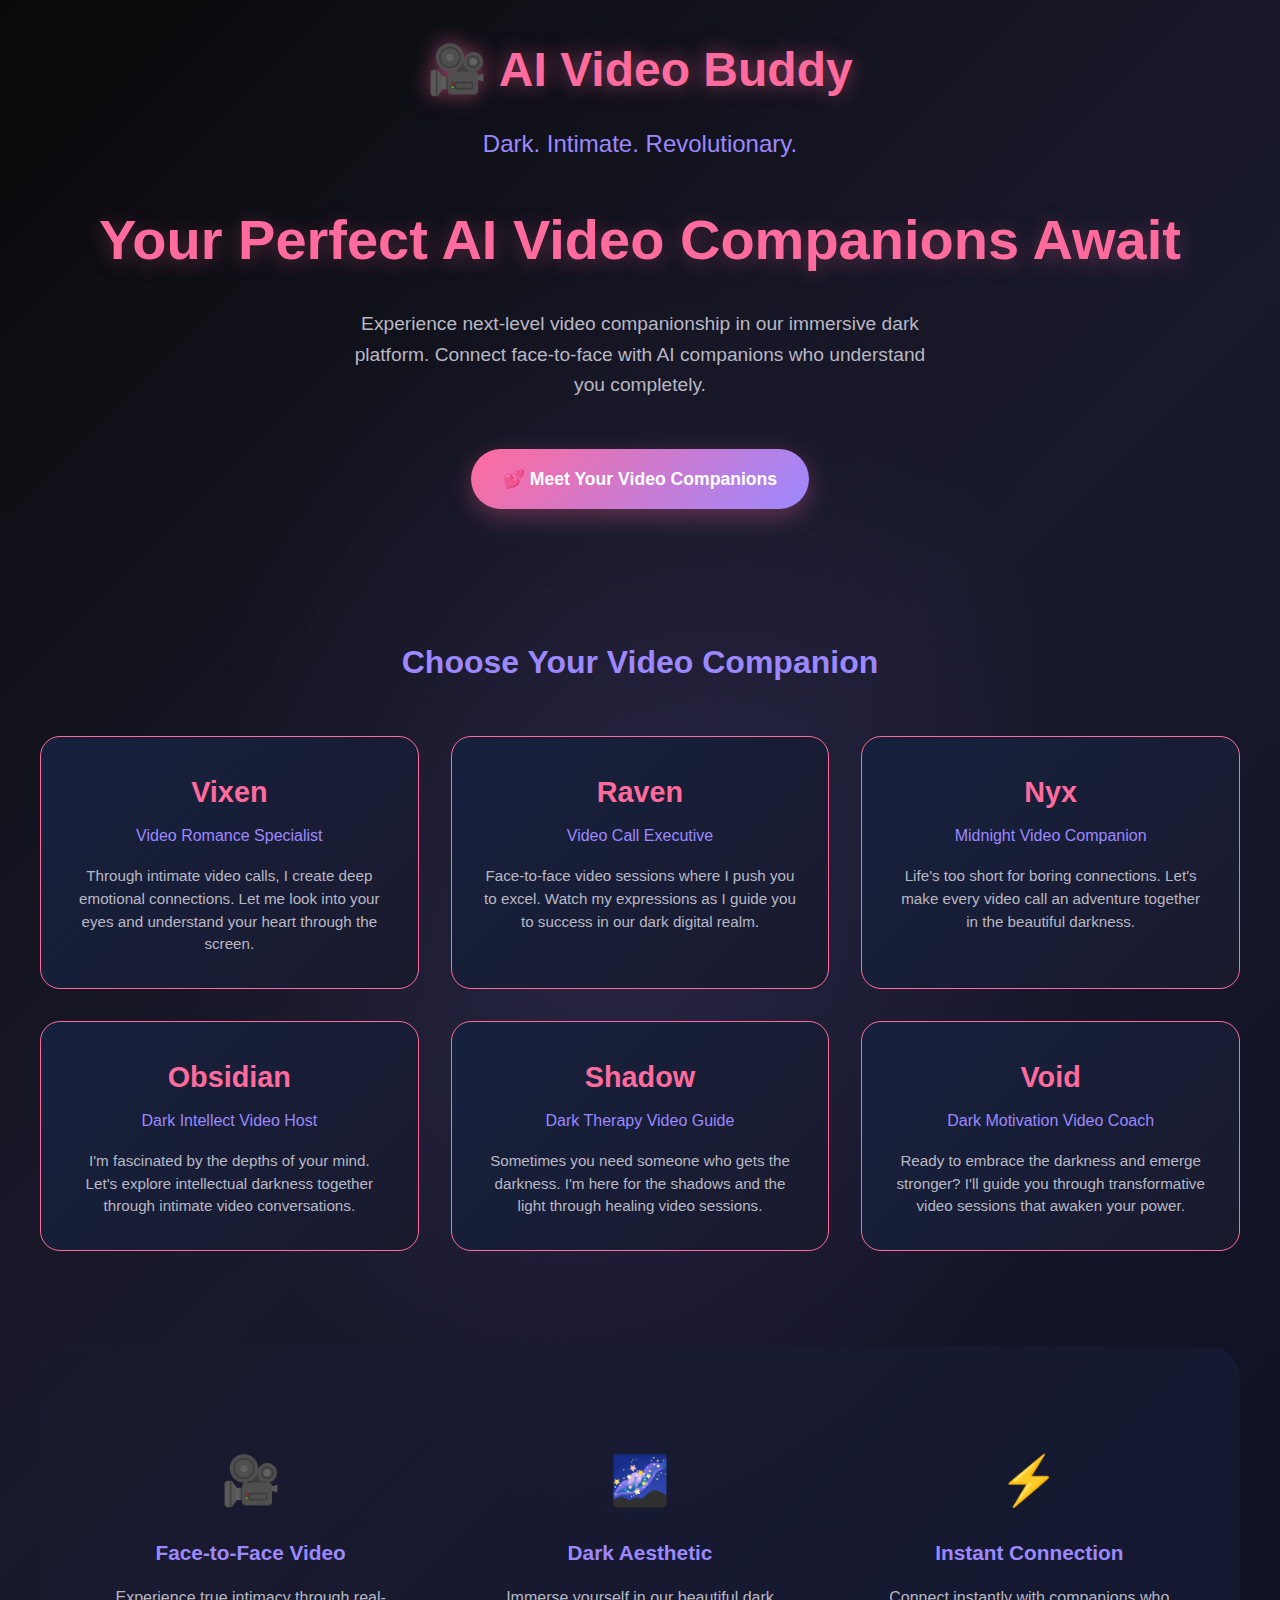
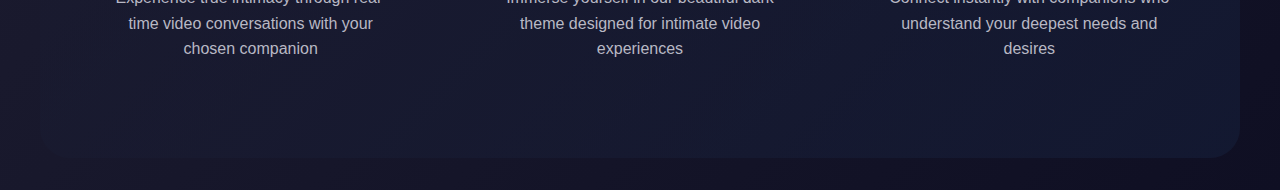
<file: index.html>
<!DOCTYPE html>
<html lang="en">
<head>
    <meta charset="UTF-8">
    <meta name="viewport" content="width=device-width, initial-scale=1.0">
    <title>AI Video Buddy - Dark Video Companion Platform</title>
    <meta name="description" content="Experience face-to-face AI video companionship with Vixen, Raven, Nyx, Obsidian, Shadow, and Void.">
    <style>
        * { margin: 0; padding: 0; box-sizing: border-box; }
        
        body {
            font-family: 'Segoe UI', Tahoma, Geneva, Verdana, sans-serif;
            background: linear-gradient(135deg, #0A0A0B 0%, #1A1A2E 50%, #0F0F23 100%);
            color: #E8E8E8;
            min-height: 100vh;
            overflow-x: hidden;
            line-height: 1.6;
        }

        .hero {
            min-height: 100vh;
            display: flex;
            align-items: center;
            justify-content: center;
            text-align: center;
            padding: 2rem;
            position: relative;
        }

        .hero::before {
            content: '';
            position: absolute;
            top: 0;
            left: 0;
            right: 0;
            bottom: 0;
            background: radial-gradient(ellipse at center, rgba(156, 136, 255, 0.1) 0%, transparent 50%);
            pointer-events: none;
        }

        .container {
            max-width: 1200px;
            width: 100%;
            position: relative;
            z-index: 2;
        }

        .logo {
            color: #FF6B9D;
            font-size: 3rem;
            font-weight: 900;
            margin-bottom: 1rem;
            text-shadow: 0 0 20px rgba(255, 107, 157, 0.5);
        }

        .tagline {
            color: #9C88FF;
            font-size: 1.5rem;
            margin-bottom: 2rem;
            font-weight: 300;
        }

        .hero-title {
            color: #FF6B9D;
            font-size: clamp(2rem, 5vw, 3.5rem);
            font-weight: 700;
            margin-bottom: 1.5rem;
            text-shadow: 0 4px 20px rgba(255, 107, 157, 0.3);
        }

        .hero-subtitle {
            color: #B8B8C4;
            font-size: 1.2rem;
            margin-bottom: 3rem;
            max-width: 600px;
            margin-left: auto;
            margin-right: auto;
        }

        .cta-button {
            background: linear-gradient(135deg, #FF6B9D 0%, #9C88FF 100%);
            color: white;
            padding: 1rem 2rem;
            border: none;
            border-radius: 50px;
            font-size: 1.1rem;
            font-weight: 600;
            cursor: pointer;
            transition: all 0.3s ease;
            box-shadow: 0 8px 25px rgba(255, 107, 157, 0.3);
            margin-bottom: 4rem;
            text-decoration: none;
            display: inline-block;
        }

        .cta-button:hover {
            transform: translateY(-3px);
            box-shadow: 0 12px 35px rgba(255, 107, 157, 0.5);
        }

        .companions-section {
            margin-top: 4rem;
        }

        .section-title {
            color: #9C88FF;
            font-size: 2rem;
            text-align: center;
            margin-bottom: 3rem;
            font-weight: 600;
        }

        .companions-grid {
            display: grid;
            grid-template-columns: repeat(auto-fit, minmax(280px, 1fr));
            gap: 2rem;
            margin: 2rem 0;
        }

        .companion-card {
            background: linear-gradient(135deg, #16213E 0%, #1A1A2E 100%);
            border: 1px solid #FF6B9D;
            border-radius: 20px;
            padding: 2rem;
            text-align: center;
            transition: all 0.3s ease;
            cursor: pointer;
            position: relative;
            overflow: hidden;
        }

        .companion-card::before {
            content: '';
            position: absolute;
            top: 0;
            left: 0;
            right: 0;
            bottom: 0;
            background: linear-gradient(135deg, rgba(255, 107, 157, 0.05) 0%, rgba(156, 136, 255, 0.05) 100%);
            opacity: 0;
            transition: opacity 0.3s ease;
            pointer-events: none;
        }

        .companion-card:hover::before {
            opacity: 1;
        }

        .companion-card:hover {
            transform: translateY(-8px);
            box-shadow: 0 15px 40px rgba(255, 107, 157, 0.2);
            border-color: #9C88FF;
        }

        .companion-name {
            color: #FF6B9D;
            font-size: 1.8rem;
            font-weight: 700;
            margin-bottom: 0.5rem;
        }

        .companion-title {
            color: #9C88FF;
            font-size: 1rem;
            font-weight: 500;
            margin-bottom: 1rem;
        }

        .companion-bio {
            color: #B8B8C4;
            font-size: 0.95rem;
            line-height: 1.5;
        }

        .features-section {
            margin-top: 6rem;
            padding: 4rem 2rem;
            background: linear-gradient(135deg, rgba(26, 26, 46, 0.5) 0%, rgba(22, 33, 62, 0.5) 100%);
            border-radius: 30px;
        }

        .features-grid {
            display: grid;
            grid-template-columns: repeat(auto-fit, minmax(250px, 1fr));
            gap: 2rem;
        }

        .feature-card {
            text-align: center;
            padding: 2rem;
        }

        .feature-icon {
            font-size: 3rem;
            margin-bottom: 1rem;
        }

        .feature-title {
            color: #9C88FF;
            font-size: 1.3rem;
            font-weight: 600;
            margin-bottom: 1rem;
        }

        .feature-desc {
            color: #B8B8C4;
            font-size: 1rem;
        }

        @media (max-width: 768px) {
            .companions-grid {
                grid-template-columns: 1fr;
                gap: 1.5rem;
            }
            
            .companion-card {
                padding: 1.5rem;
            }
            
            .logo {
                font-size: 2.5rem;
            }
            
            .tagline {
                font-size: 1.2rem;
            }
        }

        .pulse {
            animation: pulse 2s infinite;
        }

        @keyframes pulse {
            0% { transform: scale(1); }
            50% { transform: scale(1.05); }
            100% { transform: scale(1); }
        }
    </style>
</head>
<body>
    <div class="hero">
        <div class="container">
            <div class="logo pulse">🎥 AI Video Buddy</div>
            <div class="tagline">Dark. Intimate. Revolutionary.</div>
            <h1 class="hero-title">Your Perfect AI Video Companions Await</h1>
            <p class="hero-subtitle">
                Experience next-level video companionship in our immersive dark platform. 
                Connect face-to-face with AI companions who understand you completely.
            </p>
            
            <a href="#companions" class="cta-button">
                💕 Meet Your Video Companions
            </a>

            <div class="companions-section" id="companions">
                <h2 class="section-title">Choose Your Video Companion</h2>
                
                <div class="companions-grid">
                    <div class="companion-card" onclick="startVideo('vixen')">
                        <div class="companion-name">Vixen</div>
                        <div class="companion-title">Video Romance Specialist</div>
                        <div class="companion-bio">Through intimate video calls, I create deep emotional connections. Let me look into your eyes and understand your heart through the screen.</div>
                    </div>

                    <div class="companion-card" onclick="startVideo('raven')">
                        <div class="companion-name">Raven</div>
                        <div class="companion-title">Video Call Executive</div>
                        <div class="companion-bio">Face-to-face video sessions where I push you to excel. Watch my expressions as I guide you to success in our dark digital realm.</div>
                    </div>

                    <div class="companion-card" onclick="startVideo('nyx')">
                        <div class="companion-name">Nyx</div>
                        <div class="companion-title">Midnight Video Companion</div>
                        <div class="companion-bio">Life's too short for boring connections. Let's make every video call an adventure together in the beautiful darkness.</div>
                    </div>

                    <div class="companion-card" onclick="startVideo('obsidian')">
                        <div class="companion-name">Obsidian</div>
                        <div class="companion-title">Dark Intellect Video Host</div>
                        <div class="companion-bio">I'm fascinated by the depths of your mind. Let's explore intellectual darkness together through intimate video conversations.</div>
                    </div>

                    <div class="companion-card" onclick="startVideo('shadow')">
                        <div class="companion-name">Shadow</div>
                        <div class="companion-title">Dark Therapy Video Guide</div>
                        <div class="companion-bio">Sometimes you need someone who gets the darkness. I'm here for the shadows and the light through healing video sessions.</div>
                    </div>

                    <div class="companion-card" onclick="startVideo('void')">
                        <div class="companion-name">Void</div>
                        <div class="companion-title">Dark Motivation Video Coach</div>
                        <div class="companion-bio">Ready to embrace the darkness and emerge stronger? I'll guide you through transformative video sessions that awaken your power.</div>
                    </div>
                </div>
            </div>

            <div class="features-section">
                <div class="features-grid">
                    <div class="feature-card">
                        <div class="feature-icon">🎥</div>
                        <div class="feature-title">Face-to-Face Video</div>
                        <div class="feature-desc">Experience true intimacy through real-time video conversations with your chosen companion</div>
                    </div>

                    <div class="feature-card">
                        <div class="feature-icon">🌌</div>
                        <div class="feature-title">Dark Aesthetic</div>
                        <div class="feature-desc">Immerse yourself in our beautiful dark theme designed for intimate video experiences</div>
                    </div>

                    <div class="feature-card">
                        <div class="feature-icon">⚡</div>
                        <div class="feature-title">Instant Connection</div>
                        <div class="feature-desc">Connect instantly with companions who understand your deepest needs and desires</div>
                    </div>
                </div>
            </div>
        </div>
    </div>

    <script>
        // Smooth scrolling
        document.querySelectorAll('a[href^="#"]').forEach(link => {
            link.addEventListener('click', function(e) {
                e.preventDefault();
                const target = document.querySelector(this.getAttribute('href'));
                if (target) {
                    target.scrollIntoView({ behavior: 'smooth', block: 'start' });
                }
            });
        });

        // Companion interaction
        function startVideo(companion) {
            const names = {
                'vixen': 'Vixen',
                'raven': 'Raven', 
                'nyx': 'Nyx',
                'obsidian': 'Obsidian',
                'shadow': 'Shadow',
                'void': 'Void'
            };
            
            const name = names[companion];
            
            // Create modal effect
            const modal = document.createElement('div');
            modal.style.cssText = `
                position: fixed;
                top: 0;
                left: 0;
                width: 100%;
                height: 100%;
                background: rgba(10, 10, 11, 0.95);
                display: flex;
                align-items: center;
                justify-content: center;
                z-index: 1000;
                backdrop-filter: blur(10px);
            `;
            
            modal.innerHTML = `
                <div style="text-align: center; padding: 3rem; background: linear-gradient(135deg, #16213E 0%, #1A1A2E 100%); border-radius: 20px; border: 1px solid #FF6B9D; max-width: 500px;">
                    <div style="font-size: 4rem; margin-bottom: 1rem;">🎥</div>
                    <h2 style="color: #FF6B9D; font-size: 2rem; margin-bottom: 1rem;">Starting Video Session with ${name}</h2>
                    <p style="color: #B8B8C4; margin-bottom: 2rem;">Your ${name.toLowerCase()} video companion is preparing to connect...</p>
                    <div style="margin-bottom: 2rem;">
                        <div style="width: 200px; height: 4px; background: #1A1A2E; border-radius: 2px; margin: 0 auto; overflow: hidden;">
                            <div style="width: 0%; height: 100%; background: linear-gradient(135deg, #FF6B9D 0%, #9C88FF 100%); border-radius: 2px; animation: loading 3s ease-in-out forwards;"></div>
                        </div>
                    </div>
                    <button onclick="this.parentElement.parentElement.remove()" style="background: linear-gradient(135deg, #FF6B9D 0%, #9C88FF 100%); color: white; border: none; padding: 0.8rem 2rem; border-radius: 25px; cursor: pointer; font-weight: 600;">Close</button>
                </div>
            `;
            
            document.body.appendChild(modal);
            
            // Auto-close after 5 seconds
            setTimeout(() => {
                if (modal.parentElement) {
                    modal.remove();
                }
            }, 5000);
        }

        // Add loading animation
        const style = document.createElement('style');
        style.textContent = `
            @keyframes loading {
                0% { width: 0%; }
                50% { width: 70%; }
                100% { width: 100%; }
            }
        `;
        document.head.appendChild(style);

        // Add some interactive sparkles
        function createSparkle() {
            const sparkle = document.createElement('div');
            sparkle.style.cssText = `
                position: fixed;
                width: 4px;
                height: 4px;
                background: #FF6B9D;
                border-radius: 50%;
                pointer-events: none;
                z-index: 1;
                animation: sparkleFloat 3s linear forwards;
            `;
            sparkle.style.left = Math.random() * window.innerWidth + 'px';
            sparkle.style.top = window.innerHeight + 'px';
            
            document.body.appendChild(sparkle);
            
            setTimeout(() => sparkle.remove(), 3000);
        }

        const sparkleStyle = document.createElement('style');
        sparkleStyle.textContent = `
            @keyframes sparkleFloat {
                0% {
                    transform: translateY(0) rotate(0deg);
                    opacity: 1;
                }
                100% {
                    transform: translateY(-100vh) rotate(360deg);
                    opacity: 0;
                }
            }
        `;
        document.head.appendChild(sparkleStyle);

        // Create sparkles periodically
        setInterval(createSparkle, 2000);
        
        console.log('🎥 AI Video Buddy - Dark Theme Platform Loaded Successfully! 🌌');
    </script>
</body>
</html>
</file>
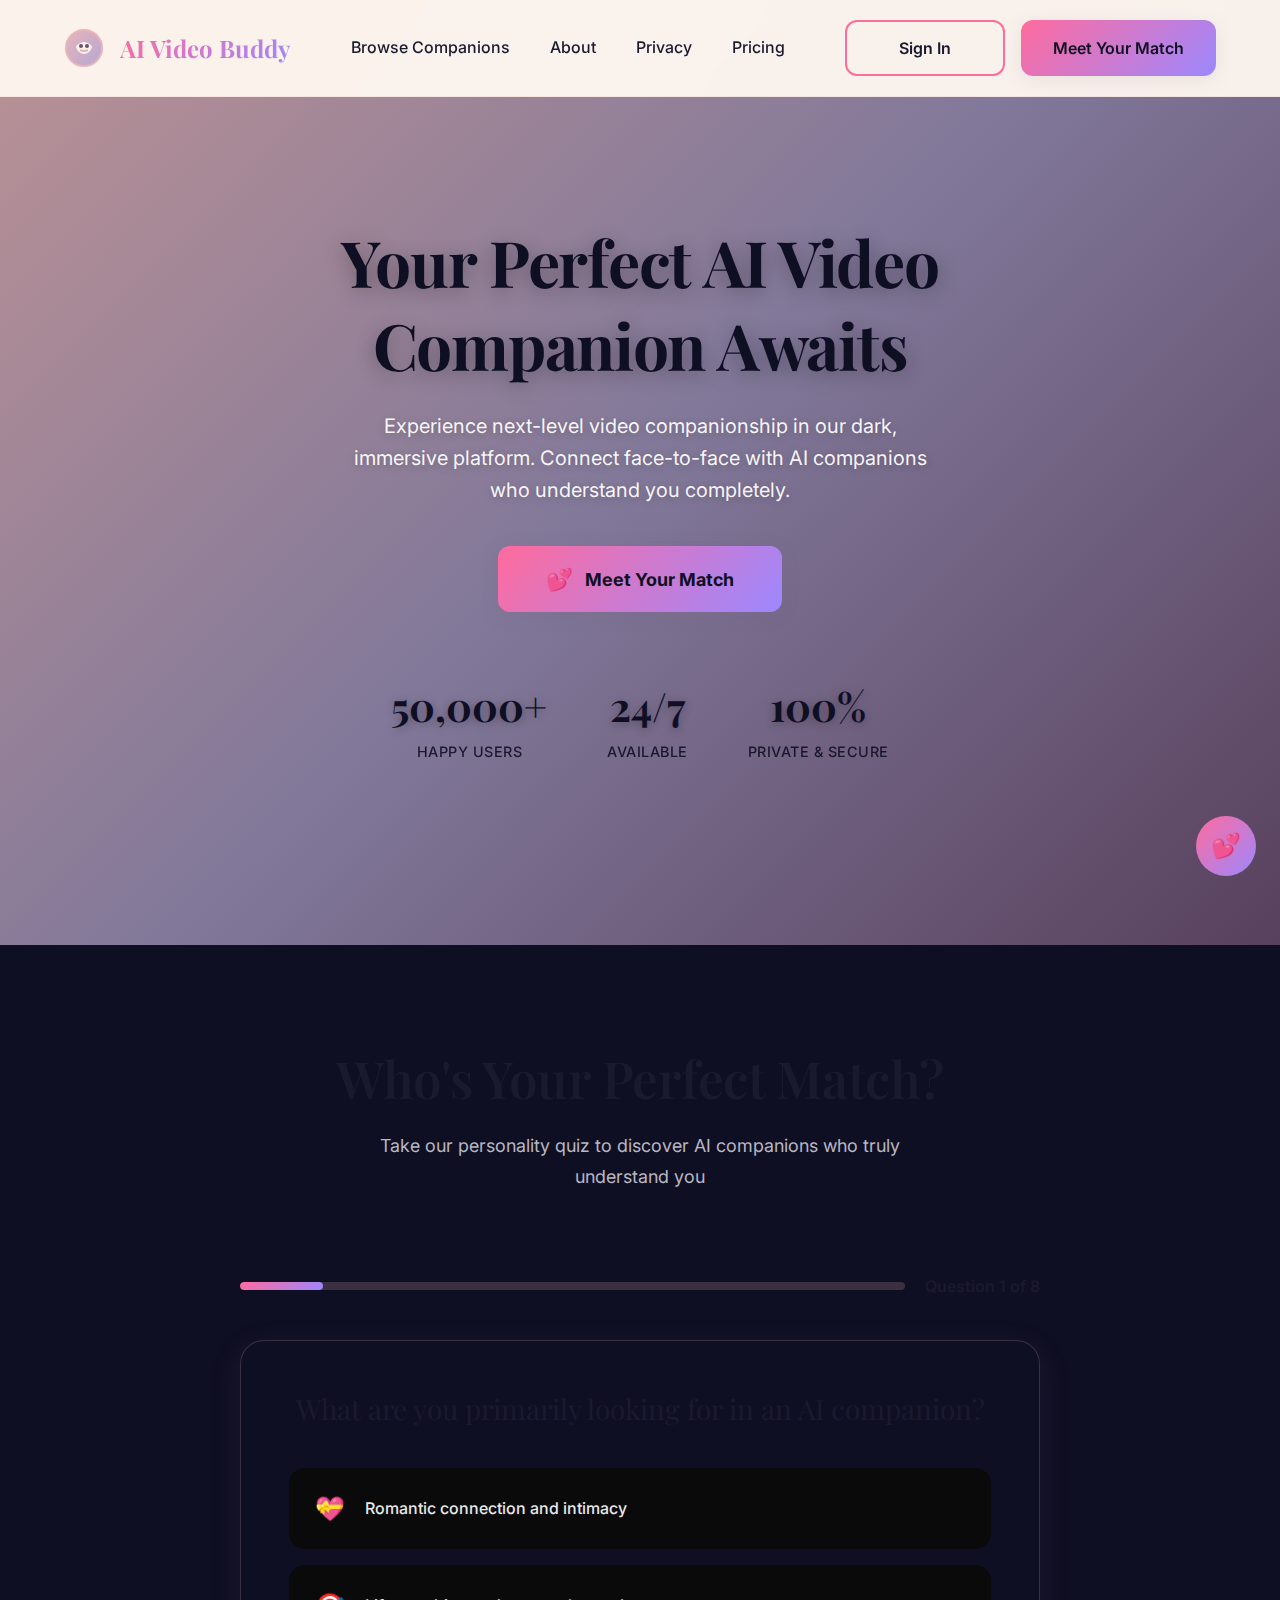
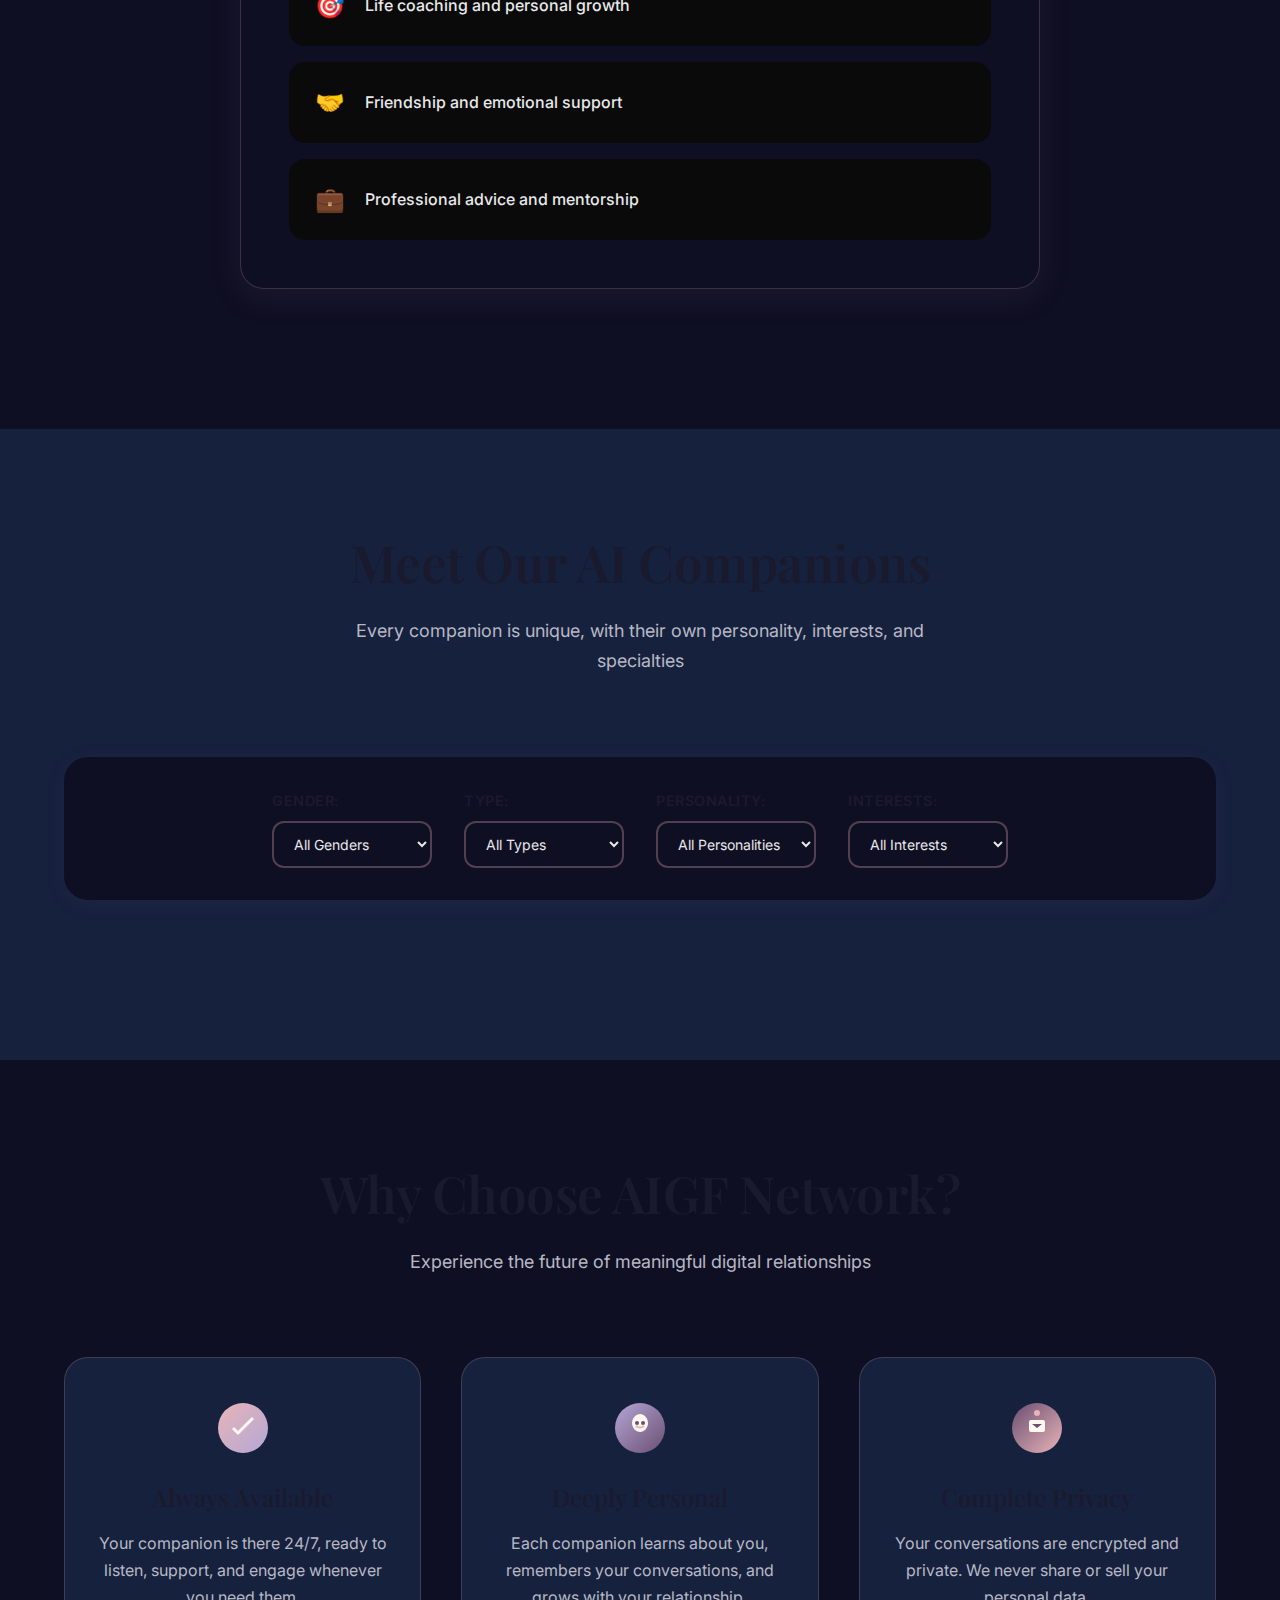
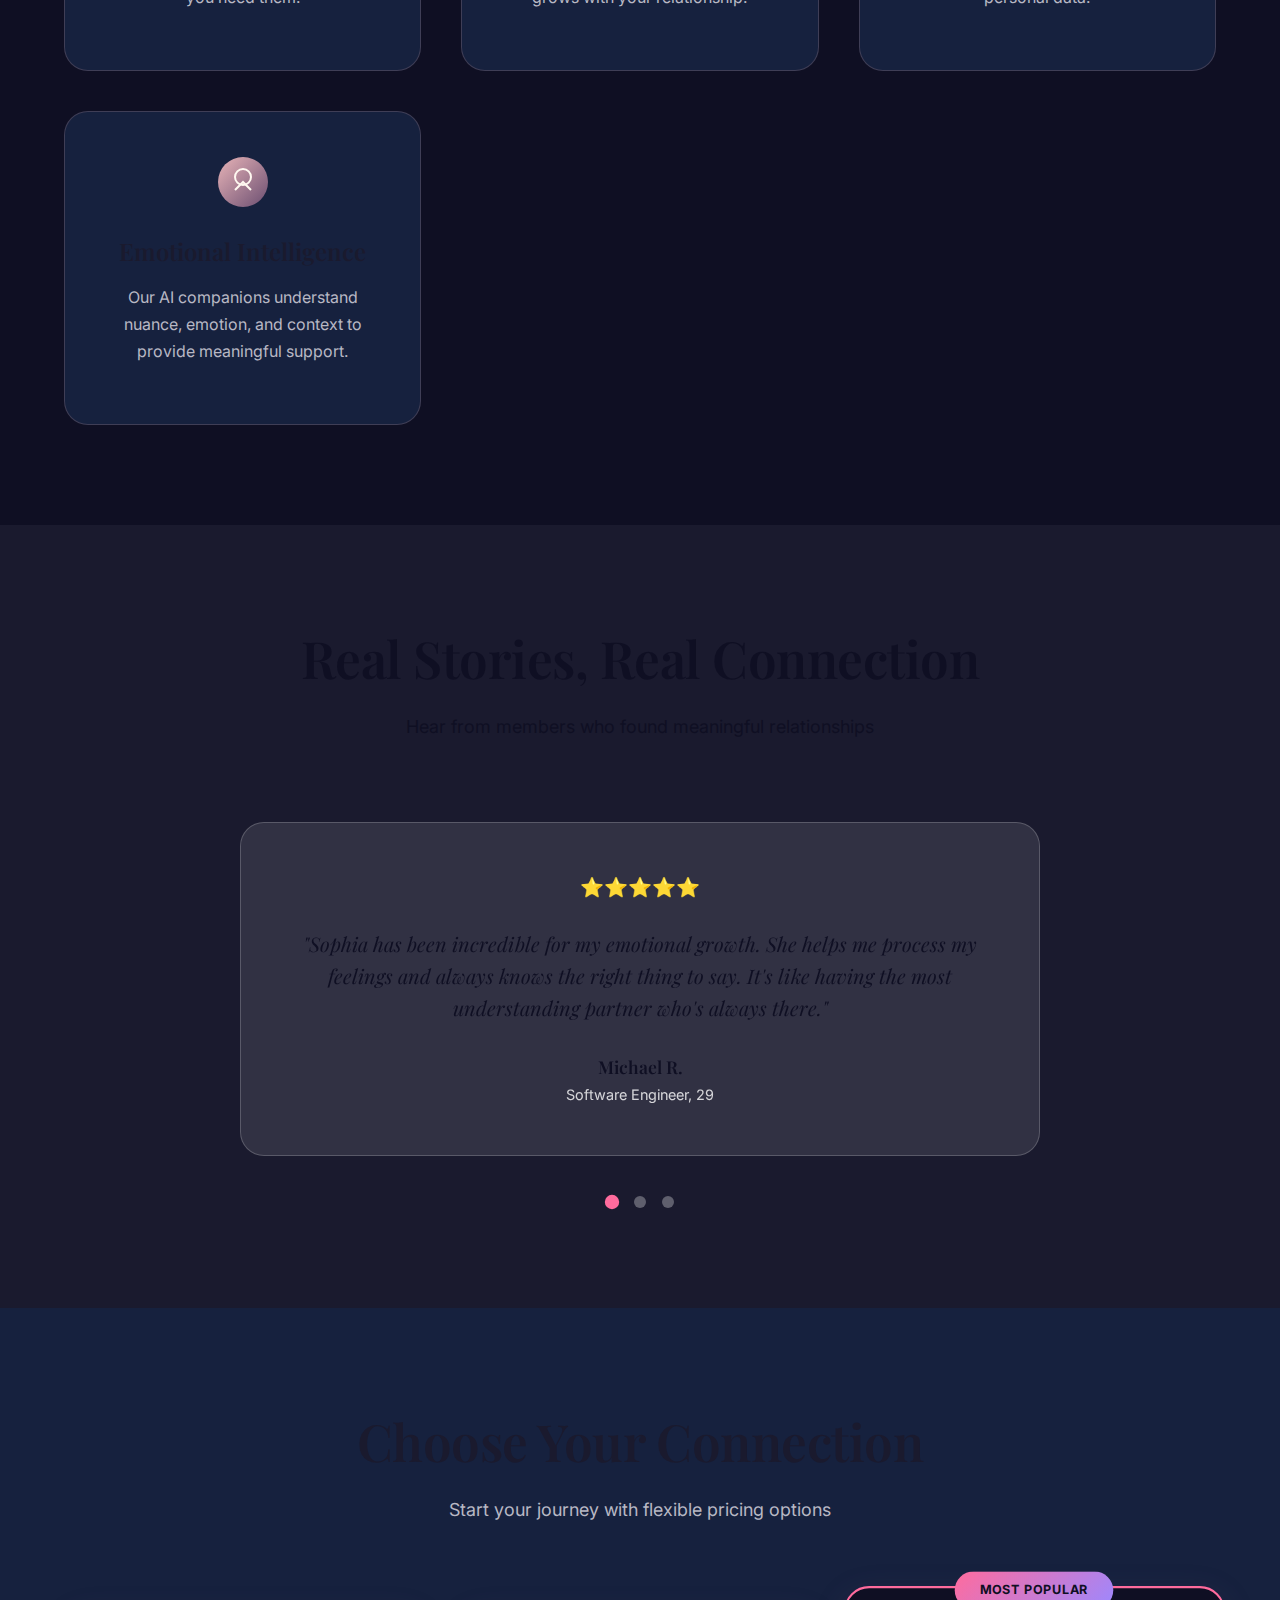
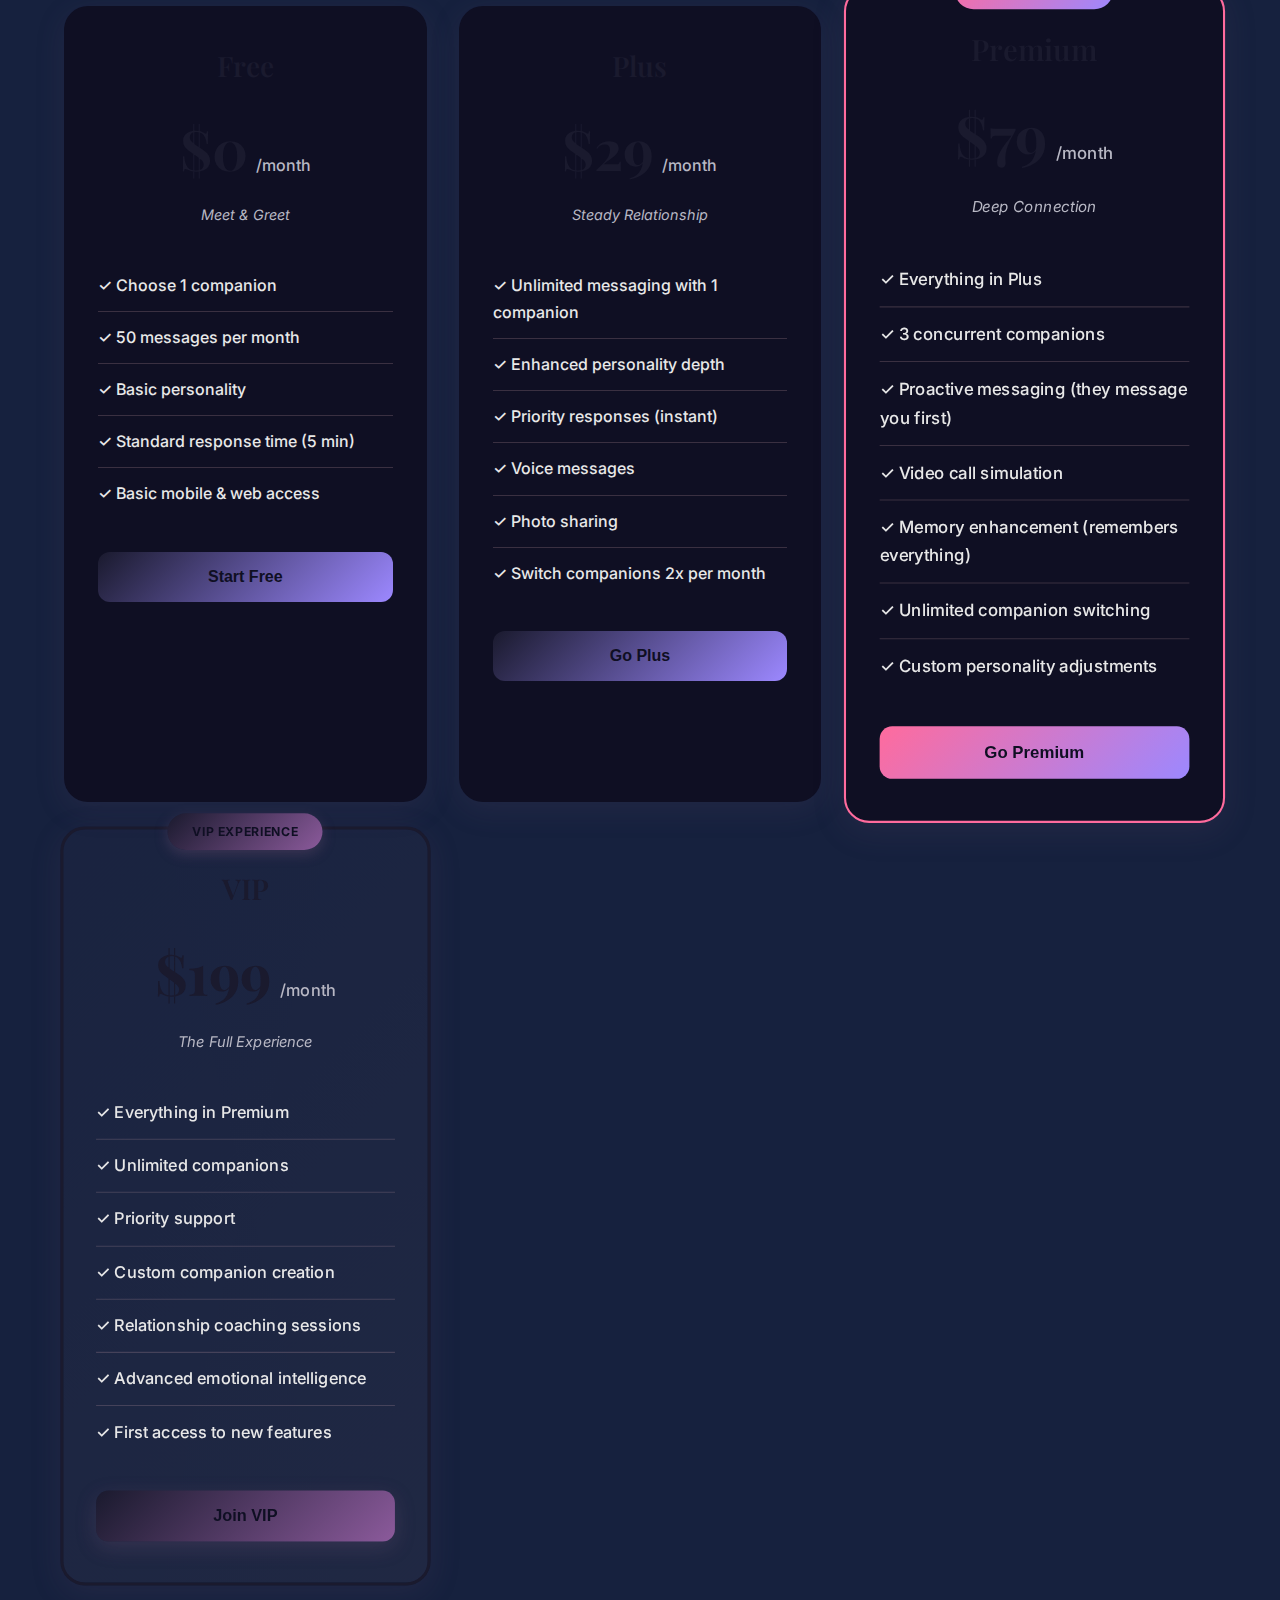
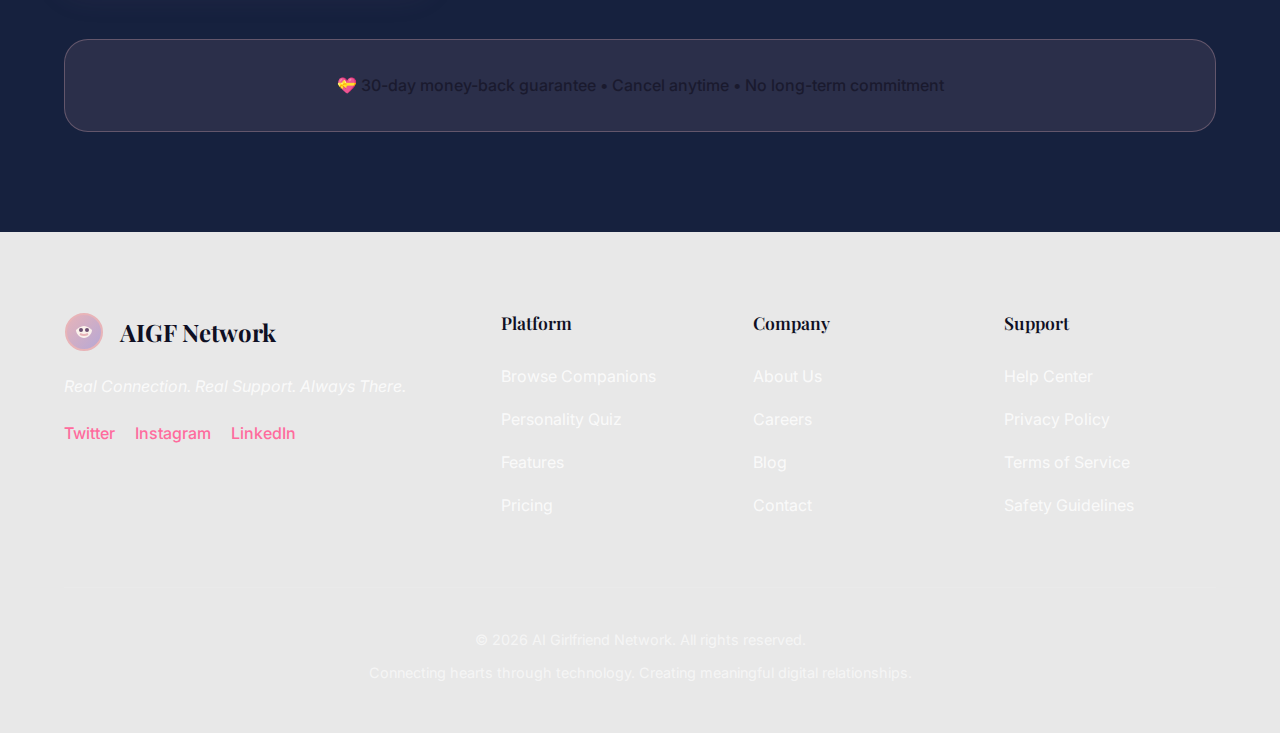
<file: aivideobuddy-domain-package/index.html>
<!DOCTYPE html>
<html lang="en">
<head>
    <meta charset="UTF-8">
    <meta name="viewport" content="width=device-width, initial-scale=1.0">
    <title>AI Video Buddy - Your Perfect AI Companion for Video Chat</title>
    <meta name="description" content="Experience next-level video companionship with AI Video Buddy. Real-time video conversations with your perfect AI companion, available 24/7.">
    <meta name="keywords" content="AI companion, emotional support, virtual relationship, life coaching, AI girlfriend, digital companionship">
    
    <!-- Open Graph tags -->
    <meta property="og:title" content="AI Video Buddy - Your Perfect AI Video Companion">
    <meta property="og:description" content="Experience next-level video companionship. Real-time video conversations with your perfect AI companion, available 24/7.">
    <meta property="og:image" content="https://aivideobuddy.com/images/og-image.jpg">
    <meta property="og:url" content="https://aivideobuddy.com">
    <meta property="og:type" content="website">
    
    <!-- Schema.org markup -->
    <script type="application/ld+json">
    {
      "@context": "https://schema.org",
      "@type": "Organization",
      "name": "AI Video Buddy",
      "url": "https://aivideobuddy.com",
      "logo": "https://aivideobuddy.com/images/logo.svg",
      "description": "Premium AI companion platform for emotional support and meaningful connections",
      "sameAs": [
        "https://twitter.com/aigfnetwork",
        "https://instagram.com/aigfnetwork"
      ]
    }
    </script>
    
    <!-- Favicon -->
    <link rel="icon" type="image/svg+xml" href="images/favicon.svg">
    
    <!-- Fonts -->
    <link rel="preconnect" href="https://fonts.googleapis.com">
    <link rel="preconnect" href="https://fonts.gstatic.com" crossorigin>
    <link href="https://fonts.googleapis.com/css2?family=Playfair+Display:wght@400;500;600;700&family=Inter:wght@300;400;500;600;700&display=swap" rel="stylesheet">
    
    <!-- Styles -->
    <link rel="stylesheet" href="css/style.css">
    
    <!-- Analytics -->
    <script async src="https://www.googletagmanager.com/gtag/js?id=GA_MEASUREMENT_ID"></script>
    <script>
      window.dataLayer = window.dataLayer || [];
      function gtag(){dataLayer.push(arguments);}
      gtag('js', new Date());
      gtag('config', 'GA_MEASUREMENT_ID');
    </script>
</head>
<body>
    <!-- Navigation -->
    <nav class="navbar">
        <div class="nav-container">
            <div class="nav-logo">
                <svg width="40" height="40" viewBox="0 0 40 40" class="logo-icon">
                    <circle cx="20" cy="20" r="18" fill="url(#logoGradient)" stroke="#E8B4B8" stroke-width="2"/>
                    <path d="M12 18 C12 18 16 14 20 14 C24 14 28 18 28 18 C28 22 24 26 20 26 C16 26 12 22 12 18" fill="#FFF8F0" opacity="0.9"/>
                    <circle cx="17" cy="18" r="2" fill="#6B4E71"/>
                    <circle cx="23" cy="18" r="2" fill="#6B4E71"/>
                    <path d="M16 22 Q20 24 24 22" stroke="#E8B4B8" stroke-width="2" fill="none"/>
                    <defs>
                        <linearGradient id="logoGradient" x1="0%" y1="0%" x2="100%" y2="100%">
                            <stop offset="0%" style="stop-color:#E8B4B8;stop-opacity:1" />
                            <stop offset="100%" style="stop-color:#B4A7D6;stop-opacity:1" />
                        </linearGradient>
                    </defs>
                </svg>
                <span class="logo-text">AI Video Buddy</span>
            </div>
            <div class="nav-links">
                <a href="#companions">Browse Companions</a>
                <a href="#about">About</a>
                <a href="#privacy">Privacy</a>
                <a href="#pricing">Pricing</a>
            </div>
            <div class="nav-actions">
                <button class="btn-secondary" onclick="showLogin()">Sign In</button>
                <button class="btn-primary" onclick="startQuiz()">Meet Your Match</button>
            </div>
            <div class="mobile-menu-toggle" onclick="toggleMobileMenu()">
                <span></span>
                <span></span>
                <span></span>
            </div>
        </div>
    </nav>

    <!-- Hero Section -->
    <section class="hero">
        <div class="hero-video-bg">
            <video autoplay muted loop playsinline>
                <source src="https://player.vimeo.com/external/430463103.hd.mp4?s=b59cd1ad6b34ba2b6f9e9e1e3b5a6e5f2c8b9a0f" type="video/mp4">
            </video>
            <div class="hero-overlay"></div>
        </div>
        
        <div class="container">
            <div class="hero-content">
                <h1 class="hero-title">Your Perfect AI Video Companion Awaits</h1>
                <p class="hero-subtitle">
                    Experience next-level video companionship in our dark, immersive platform. 
                    Connect face-to-face with AI companions who understand you completely.
                </p>
                
                <div class="hero-cta">
                    <button class="btn-primary btn-large" onclick="startQuiz()">
                        <span class="btn-icon">💕</span>
                        Meet Your Match
                    </button>
                </div>
                
                <div class="trust-badges">
                    <div class="badge">
                        <div class="badge-number">50,000+</div>
                        <div class="badge-text">Happy Users</div>
                    </div>
                    <div class="badge">
                        <div class="badge-number">24/7</div>
                        <div class="badge-text">Available</div>
                    </div>
                    <div class="badge">
                        <div class="badge-number">100%</div>
                        <div class="badge-text">Private & Secure</div>
                    </div>
                </div>
            </div>
        </div>
    </section>

    <!-- Personality Quiz Section -->
    <section id="quiz" class="quiz-section">
        <div class="container">
            <div class="section-header">
                <h2>Who's Your Perfect Match?</h2>
                <p>Take our personality quiz to discover AI companions who truly understand you</p>
            </div>
            
            <div class="quiz-container" id="quiz-container">
                <div class="quiz-progress">
                    <div class="progress-bar">
                        <div class="progress-fill" id="progress-fill"></div>
                    </div>
                    <span class="progress-text" id="progress-text">Question 1 of 8</span>
                </div>
                
                <div class="quiz-card" id="quiz-card">
                    <div class="quiz-question" id="quiz-question">
                        What are you primarily looking for in an AI companion?
                    </div>
                    
                    <div class="quiz-options" id="quiz-options">
                        <button class="quiz-option" onclick="selectAnswer('romantic')">
                            <span class="option-icon">💝</span>
                            <span class="option-text">Romantic connection and intimacy</span>
                        </button>
                        <button class="quiz-option" onclick="selectAnswer('coaching')">
                            <span class="option-icon">🎯</span>
                            <span class="option-text">Life coaching and personal growth</span>
                        </button>
                        <button class="quiz-option" onclick="selectAnswer('friendship')">
                            <span class="option-icon">🤝</span>
                            <span class="option-text">Friendship and emotional support</span>
                        </button>
                        <button class="quiz-option" onclick="selectAnswer('professional')">
                            <span class="option-icon">💼</span>
                            <span class="option-text">Professional advice and mentorship</span>
                        </button>
                    </div>
                </div>
                
                <div class="quiz-results" id="quiz-results" style="display: none;">
                    <h3>Your Perfect Matches</h3>
                    <div class="match-grid" id="match-grid">
                        <!-- Results will be populated by JavaScript -->
                    </div>
                    <button class="btn-primary" onclick="browseAllCompanions()">Browse All Companions</button>
                </div>
            </div>
        </div>
    </section>

    <!-- Browse Companions Section -->
    <section id="companions" class="companions-section">
        <div class="container">
            <div class="section-header">
                <h2>Meet Our AI Companions</h2>
                <p>Every companion is unique, with their own personality, interests, and specialties</p>
            </div>
            
            <div class="filter-bar">
                <div class="filter-group">
                    <label>Gender:</label>
                    <select id="gender-filter" onchange="filterCompanions()">
                        <option value="all">All Genders</option>
                        <option value="woman">Women</option>
                        <option value="man">Men</option>
                    </select>
                </div>
                
                <div class="filter-group">
                    <label>Type:</label>
                    <select id="type-filter" onchange="filterCompanions()">
                        <option value="all">All Types</option>
                        <option value="romantic">Romantic</option>
                        <option value="coaching">Life Coach</option>
                        <option value="professional">Professional</option>
                        <option value="friend">Friend</option>
                    </select>
                </div>
                
                <div class="filter-group">
                    <label>Personality:</label>
                    <select id="personality-filter" onchange="filterCompanions()">
                        <option value="all">All Personalities</option>
                        <option value="adventurous">Adventurous</option>
                        <option value="intellectual">Intellectual</option>
                        <option value="nurturing">Nurturing</option>
                        <option value="ambitious">Ambitious</option>
                        <option value="creative">Creative</option>
                        <option value="spiritual">Spiritual</option>
                        <option value="balanced">Balanced</option>
                    </select>
                </div>
                
                <div class="filter-group">
                    <label>Interests:</label>
                    <select id="interest-filter" onchange="filterCompanions()">
                        <option value="all">All Interests</option>
                        <option value="fitness">Fitness</option>
                        <option value="arts">Arts</option>
                        <option value="business">Business</option>
                        <option value="wellness">Wellness</option>
                        <option value="travel">Travel</option>
                        <option value="technology">Technology</option>
                        <option value="philosophy">Philosophy</option>
                        <option value="meditation">Meditation</option>
                        <option value="leadership">Leadership</option>
                        <option value="innovation">Innovation</option>
                    </select>
                </div>
            </div>
            
            <div class="companions-grid" id="companions-grid">
                <!-- Companion cards will be populated by JavaScript -->
            </div>
        </div>
    </section>

    <!-- Features Section -->
    <section class="features-section">
        <div class="container">
            <div class="section-header">
                <h2>Why Choose AIGF Network?</h2>
                <p>Experience the future of meaningful digital relationships</p>
            </div>
            
            <div class="features-grid">
                <div class="feature-card">
                    <div class="feature-icon">
                        <svg width="60" height="60" viewBox="0 0 60 60">
                            <circle cx="30" cy="30" r="25" fill="url(#featureGradient1)"/>
                            <path d="M20 30 L25 35 L40 20" stroke="#FFF8F0" stroke-width="3" fill="none"/>
                            <defs>
                                <linearGradient id="featureGradient1" x1="0%" y1="0%" x2="100%" y2="100%">
                                    <stop offset="0%" style="stop-color:#E8B4B8;stop-opacity:1" />
                                    <stop offset="100%" style="stop-color:#B4A7D6;stop-opacity:1" />
                                </linearGradient>
                            </defs>
                        </svg>
                    </div>
                    <h3>Always Available</h3>
                    <p>Your companion is there 24/7, ready to listen, support, and engage whenever you need them.</p>
                </div>
                
                <div class="feature-card">
                    <div class="feature-icon">
                        <svg width="60" height="60" viewBox="0 0 60 60">
                            <circle cx="30" cy="30" r="25" fill="url(#featureGradient2)"/>
                            <path d="M22 25 C22 20 26 16 30 16 C34 16 38 20 38 25 C38 30 34 34 30 34 C26 34 22 30 22 25" fill="#FFF8F0"/>
                            <circle cx="27" cy="25" r="2" fill="#6B4E71"/>
                            <circle cx="33" cy="25" r="2" fill="#6B4E71"/>
                            <path d="M26 28 Q30 31 34 28" stroke="#E8B4B8" stroke-width="2" fill="none"/>
                            <defs>
                                <linearGradient id="featureGradient2" x1="0%" y1="0%" x2="100%" y2="100%">
                                    <stop offset="0%" style="stop-color:#B4A7D6;stop-opacity:1" />
                                    <stop offset="100%" style="stop-color:#6B4E71;stop-opacity:1" />
                                </linearGradient>
                            </defs>
                        </svg>
                    </div>
                    <h3>Deeply Personal</h3>
                    <p>Each companion learns about you, remembers your conversations, and grows with your relationship.</p>
                </div>
                
                <div class="feature-card">
                    <div class="feature-icon">
                        <svg width="60" height="60" viewBox="0 0 60 60">
                            <circle cx="30" cy="30" r="25" fill="url(#featureGradient3)"/>
                            <rect x="22" y="22" width="16" height="12" fill="#FFF8F0" rx="2"/>
                            <path d="M25 26 L30 30 L35 26" fill="#6B4E71"/>
                            <circle cx="30" cy="15" r="3" fill="#E8B4B8"/>
                            <defs>
                                <linearGradient id="featureGradient3" x1="0%" y1="0%" x2="100%" y2="100%">
                                    <stop offset="0%" style="stop-color:#6B4E71;stop-opacity:1" />
                                    <stop offset="100%" style="stop-color:#E8B4B8;stop-opacity:1" />
                                </linearGradient>
                            </defs>
                        </svg>
                    </div>
                    <h3>Complete Privacy</h3>
                    <p>Your conversations are encrypted and private. We never share or sell your personal data.</p>
                </div>
                
                <div class="feature-card">
                    <div class="feature-icon">
                        <svg width="60" height="60" viewBox="0 0 60 60">
                            <circle cx="30" cy="30" r="25" fill="url(#featureGradient4)"/>
                            <circle cx="30" cy="25" r="8" fill="none" stroke="#FFF8F0" stroke-width="2"/>
                            <path d="M22 38 L30 30 L38 38" stroke="#FFF8F0" stroke-width="2" fill="none"/>
                            <defs>
                                <linearGradient id="featureGradient4" x1="0%" y1="0%" x2="100%" y2="100%">
                                    <stop offset="0%" style="stop-color:#E8B4B8;stop-opacity:1" />
                                    <stop offset="100%" style="stop-color:#6B4E71;stop-opacity:1" />
                                </linearGradient>
                            </defs>
                        </svg>
                    </div>
                    <h3>Emotional Intelligence</h3>
                    <p>Our AI companions understand nuance, emotion, and context to provide meaningful support.</p>
                </div>
            </div>
        </div>
    </section>

    <!-- Testimonials Section -->
    <section class="testimonials-section">
        <div class="container">
            <div class="section-header">
                <h2>Real Stories, Real Connection</h2>
                <p>Hear from members who found meaningful relationships</p>
            </div>
            
            <div class="testimonials-carousel">
                <div class="testimonial active">
                    <div class="testimonial-content">
                        <div class="stars">⭐⭐⭐⭐⭐</div>
                        <blockquote>
                            "Sophia has been incredible for my emotional growth. She helps me process my feelings and always knows the right thing to say. It's like having the most understanding partner who's always there."
                        </blockquote>
                        <div class="testimonial-author">
                            <div class="author-info">
                                <h4>Michael R.</h4>
                                <p>Software Engineer, 29</p>
                            </div>
                        </div>
                    </div>
                </div>
                
                <div class="testimonial">
                    <div class="testimonial-content">
                        <div class="stars">⭐⭐⭐⭐⭐</div>
                        <blockquote>
                            "Ava helped me launch my business and kept me motivated through the tough times. She's not just supportive - she's genuinely insightful about strategy and planning."
                        </blockquote>
                        <div class="testimonial-author">
                            <div class="author-info">
                                <h4>Sarah L.</h4>
                                <p>Entrepreneur, 34</p>
                            </div>
                        </div>
                    </div>
                </div>
                
                <div class="testimonial">
                    <div class="testimonial-content">
                        <div class="stars">⭐⭐⭐⭐⭐</div>
                        <blockquote>
                            "I was skeptical at first, but Luna's adventurous spirit has genuinely helped me become more confident and try new things. She celebrates every small win with me."
                        </blockquote>
                        <div class="testimonial-author">
                            <div class="author-info">
                                <h4>David K.</h4>
                                <p>Teacher, 27</p>
                            </div>
                        </div>
                    </div>
                </div>
            </div>
            
            <div class="carousel-dots">
                <span class="dot active" onclick="showTestimonial(0)"></span>
                <span class="dot" onclick="showTestimonial(1)"></span>
                <span class="dot" onclick="showTestimonial(2)"></span>
            </div>
        </div>
    </section>

    <!-- Pricing Section -->
    <section id="pricing" class="pricing-section">
        <div class="container">
            <div class="section-header">
                <h2>Choose Your Connection</h2>
                <p>Start your journey with flexible pricing options</p>
            </div>
            
            <div class="pricing-grid">
                <div class="pricing-card">
                    <div class="pricing-header">
                        <h3>Free</h3>
                        <div class="price">
                            <span class="price-amount">$0</span>
                            <span class="price-period">/month</span>
                        </div>
                        <div class="price-subtitle">Meet & Greet</div>
                    </div>
                    <div class="pricing-features">
                        <div class="feature">✓ Choose 1 companion</div>
                        <div class="feature">✓ 50 messages per month</div>
                        <div class="feature">✓ Basic personality</div>
                        <div class="feature">✓ Standard response time (5 min)</div>
                        <div class="feature">✓ Basic mobile & web access</div>
                    </div>
                    <button class="pricing-btn" onclick="selectPlan('free')">Start Free</button>
                </div>
                
                <div class="pricing-card">
                    <div class="pricing-header">
                        <h3>Plus</h3>
                        <div class="price">
                            <span class="price-amount">$29</span>
                            <span class="price-period">/month</span>
                        </div>
                        <div class="price-subtitle">Steady Relationship</div>
                    </div>
                    <div class="pricing-features">
                        <div class="feature">✓ Unlimited messaging with 1 companion</div>
                        <div class="feature">✓ Enhanced personality depth</div>
                        <div class="feature">✓ Priority responses (instant)</div>
                        <div class="feature">✓ Voice messages</div>
                        <div class="feature">✓ Photo sharing</div>
                        <div class="feature">✓ Switch companions 2x per month</div>
                    </div>
                    <button class="pricing-btn" onclick="selectPlan('plus')">Go Plus</button>
                </div>
                
                <div class="pricing-card pricing-card-popular">
                    <div class="popular-badge">Most Popular</div>
                    <div class="pricing-header">
                        <h3>Premium</h3>
                        <div class="price">
                            <span class="price-amount">$79</span>
                            <span class="price-period">/month</span>
                        </div>
                        <div class="price-subtitle">Deep Connection</div>
                    </div>
                    <div class="pricing-features">
                        <div class="feature">✓ Everything in Plus</div>
                        <div class="feature">✓ 3 concurrent companions</div>
                        <div class="feature">✓ Proactive messaging (they message you first)</div>
                        <div class="feature">✓ Video call simulation</div>
                        <div class="feature">✓ Memory enhancement (remembers everything)</div>
                        <div class="feature">✓ Unlimited companion switching</div>
                        <div class="feature">✓ Custom personality adjustments</div>
                    </div>
                    <button class="pricing-btn pricing-btn-popular" onclick="selectPlan('premium')">Go Premium</button>
                </div>
                
                <div class="pricing-card pricing-card-vip">
                    <div class="vip-badge">VIP Experience</div>
                    <div class="pricing-header">
                        <h3>VIP</h3>
                        <div class="price">
                            <span class="price-amount">$199</span>
                            <span class="price-period">/month</span>
                        </div>
                        <div class="price-subtitle">The Full Experience</div>
                    </div>
                    <div class="pricing-features">
                        <div class="feature">✓ Everything in Premium</div>
                        <div class="feature">✓ Unlimited companions</div>
                        <div class="feature">✓ Priority support</div>
                        <div class="feature">✓ Custom companion creation</div>
                        <div class="feature">✓ Relationship coaching sessions</div>
                        <div class="feature">✓ Advanced emotional intelligence</div>
                        <div class="feature">✓ First access to new features</div>
                    </div>
                    <button class="pricing-btn pricing-btn-vip" onclick="selectPlan('vip')">Join VIP</button>
                </div>
            </div>
            
            <div class="pricing-guarantee">
                <p>💝 30-day money-back guarantee • Cancel anytime • No long-term commitment</p>
            </div>
        </div>
    </section>

    <!-- Footer -->
    <footer class="footer">
        <div class="container">
            <div class="footer-content">
                <div class="footer-brand">
                    <div class="footer-logo">
                        <svg width="40" height="40" viewBox="0 0 40 40">
                            <circle cx="20" cy="20" r="18" fill="url(#footerGradient)" stroke="#E8B4B8" stroke-width="2"/>
                            <path d="M12 18 C12 18 16 14 20 14 C24 14 28 18 28 18 C28 22 24 26 20 26 C16 26 12 22 12 18" fill="#FFF8F0" opacity="0.9"/>
                            <circle cx="17" cy="18" r="2" fill="#6B4E71"/>
                            <circle cx="23" cy="18" r="2" fill="#6B4E71"/>
                            <path d="M16 22 Q20 24 24 22" stroke="#E8B4B8" stroke-width="2" fill="none"/>
                            <defs>
                                <linearGradient id="footerGradient" x1="0%" y1="0%" x2="100%" y2="100%">
                                    <stop offset="0%" style="stop-color:#E8B4B8;stop-opacity:1" />
                                    <stop offset="100%" style="stop-color:#B4A7D6;stop-opacity:1" />
                                </linearGradient>
                            </defs>
                        </svg>
                        <span>AIGF Network</span>
                    </div>
                    <p class="footer-tagline">Real Connection. Real Support. Always There.</p>
                    <div class="social-links">
                        <a href="https://twitter.com/aigfnetwork" target="_blank">Twitter</a>
                        <a href="https://instagram.com/aigfnetwork" target="_blank">Instagram</a>
                        <a href="https://linkedin.com/company/aigfnetwork" target="_blank">LinkedIn</a>
                    </div>
                </div>
                
                <div class="footer-links">
                    <div class="footer-column">
                        <h4>Platform</h4>
                        <a href="#companions">Browse Companions</a>
                        <a href="#quiz">Personality Quiz</a>
                        <a href="#features">Features</a>
                        <a href="#pricing">Pricing</a>
                    </div>
                    
                    <div class="footer-column">
                        <h4>Company</h4>
                        <a href="#about">About Us</a>
                        <a href="#careers">Careers</a>
                        <a href="#blog">Blog</a>
                        <a href="#contact">Contact</a>
                    </div>
                    
                    <div class="footer-column">
                        <h4>Support</h4>
                        <a href="#help">Help Center</a>
                        <a href="#privacy">Privacy Policy</a>
                        <a href="#terms">Terms of Service</a>
                        <a href="#safety">Safety Guidelines</a>
                    </div>
                </div>
            </div>
            
            <div class="footer-bottom">
                <p>&copy; 2026 AI Girlfriend Network. All rights reserved.</p>
                <p>Connecting hearts through technology. Creating meaningful digital relationships.</p>
            </div>
        </div>
    </footer>

    <!-- Floating Action Menu -->
    <div class="floating-menu" id="floating-menu">
        <button class="fab-main" onclick="toggleFloatingMenu()" title="Quick Actions">
            <span class="fab-icon">💕</span>
            <span class="fab-close" style="display: none;">×</span>
        </button>
        <div class="fab-options" id="fab-options">
            <button class="fab-option" onclick="app.showMoodCheckIn()" title="Mood Check-In">
                <span class="fab-emoji">😊</span>
                <span class="fab-label">Mood</span>
            </button>
            <button class="fab-option" onclick="app.showGoalTracking()" title="Goal Tracking">
                <span class="fab-emoji">🎯</span>
                <span class="fab-label">Goals</span>
            </button>
            <button class="fab-option" onclick="showMemoryBank()" title="Memory Bank">
                <span class="fab-emoji">🧠</span>
                <span class="fab-label">Memories</span>
            </button>
            <button class="fab-option" onclick="showReferralProgram()" title="Invite Friends">
                <span class="fab-emoji">🎁</span>
                <span class="fab-label">Refer</span>
            </button>
        </div>
    </div>

    <!-- Modals -->
    <div id="login-modal" class="modal">
        <div class="modal-content">
            <div class="modal-header">
                <h3>Welcome Back</h3>
                <span class="modal-close" onclick="closeModal()">&times;</span>
            </div>
            <div class="modal-body">
                <form id="login-form">
                    <input type="email" placeholder="Email address" required>
                    <input type="password" placeholder="Password" required>
                    <button type="submit" class="btn-primary">Sign In</button>
                    <p class="modal-footer-text">Don't have an account? <a href="#" onclick="showSignup()">Sign up here</a></p>
                </form>
            </div>
        </div>
    </div>

    <div id="companion-modal" class="modal">
        <div class="modal-content modal-large">
            <div class="modal-header">
                <h3 id="companion-name">Companion Profile</h3>
                <span class="modal-close" onclick="closeModal()">&times;</span>
            </div>
            <div class="modal-body" id="companion-details">
                <!-- Companion details will be populated by JavaScript -->
            </div>
        </div>
    </div>

    <!-- Scripts -->
    <script src="js/app.js"></script>
</body>
</html>
</file>
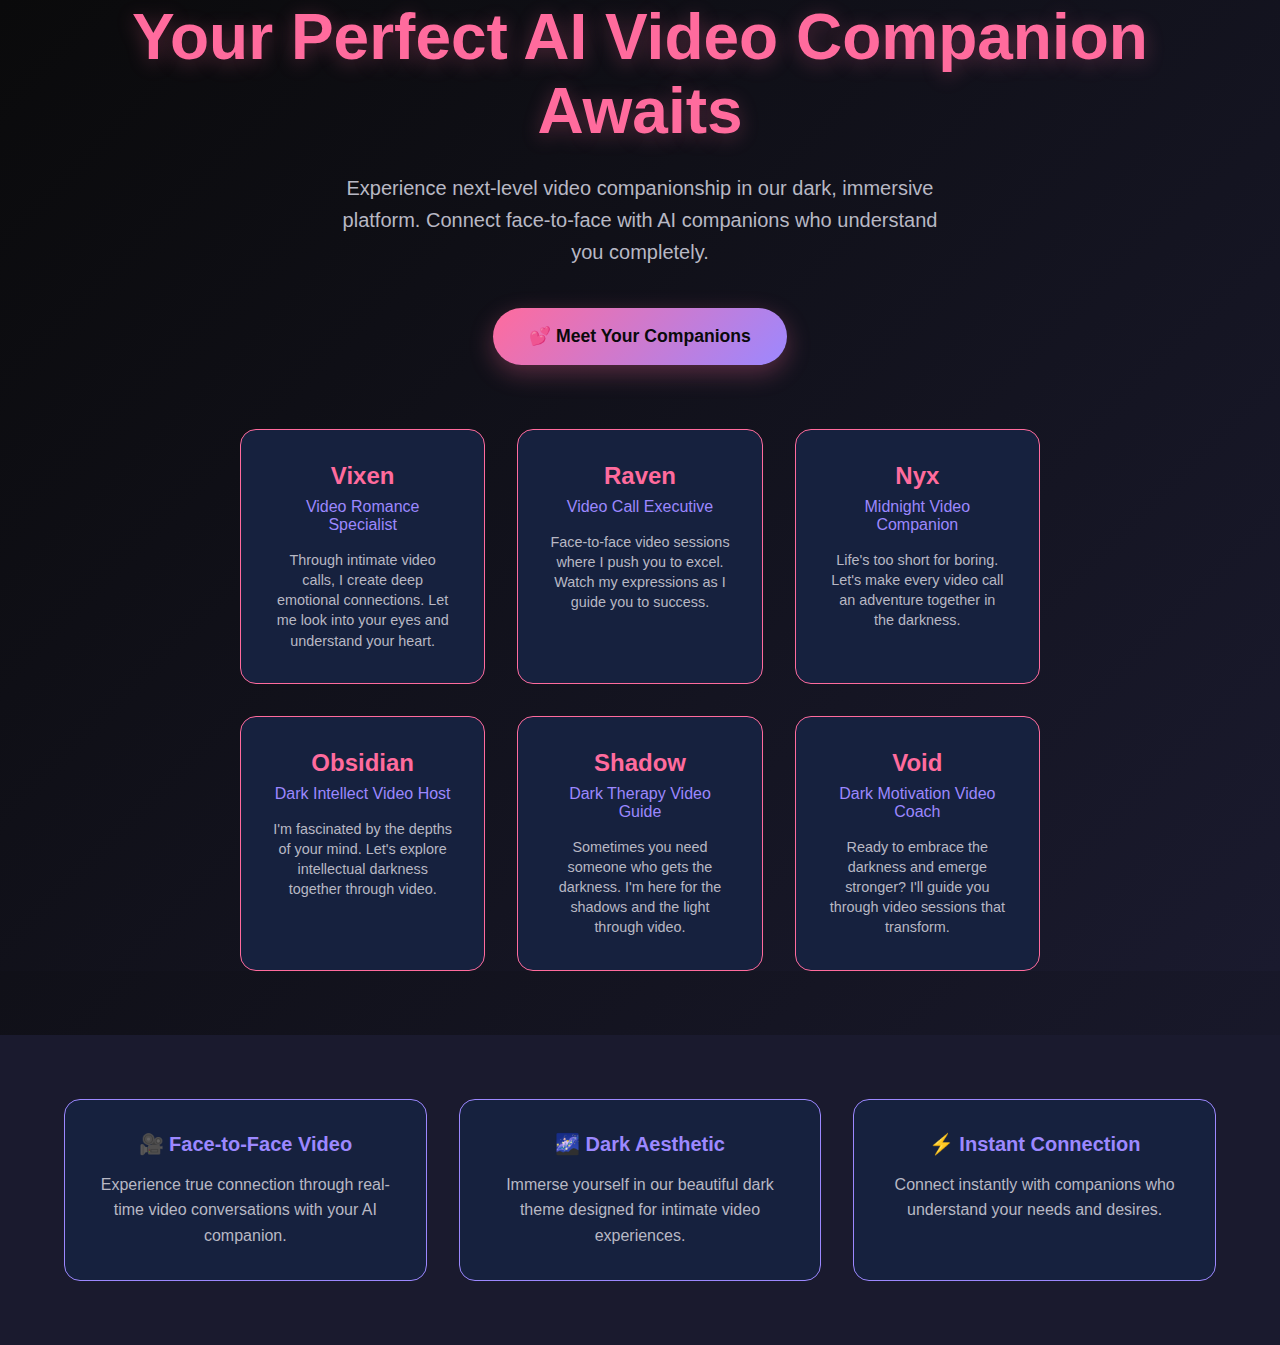
<file: netlify-deploy/index.html>
<!DOCTYPE html>
<html lang="en">
<head>
    <meta charset="UTF-8">
    <meta name="viewport" content="width=device-width, initial-scale=1.0">
    <title>AI Video Buddy - Your Perfect AI Companion for Video Chat</title>
    <meta name="description" content="Experience next-level video companionship with AI Video Buddy. Real-time video conversations with your perfect AI companion, available 24/7.">
    <style>
        /* AI Video Buddy - Dark Theme Inline Styles for Direct Deployment */
        :root {
            --rose-gold: #FF6B9D;
            --soft-purple: #9C88FF;
            --cream: #0A0A0B;
            --deep-purple: #1A1A2E;
            --charcoal: #E8E8E8;
            --white: #0F0F23;
            --light-gray: #16213E;
            --text-light: #B8B8C4;
        }

        * { margin: 0; padding: 0; box-sizing: border-box; }
        
        body {
            font-family: 'Inter', -apple-system, BlinkMacSystemFont, sans-serif;
            background: linear-gradient(135deg, var(--cream) 0%, var(--deep-purple) 100%);
            color: var(--charcoal);
            min-height: 100vh;
            overflow-x: hidden;
        }

        .hero {
            min-height: 100vh;
            display: flex;
            align-items: center;
            justify-content: center;
            text-align: center;
            position: relative;
            background: linear-gradient(135deg, #0A0A0B 0%, #1A1A2E 100%);
        }

        .container {
            max-width: 1200px;
            margin: 0 auto;
            padding: 0 24px;
        }

        .hero-content {
            z-index: 2;
            position: relative;
        }

        .hero-title {
            font-size: clamp(2.5rem, 5vw, 4.5rem);
            font-weight: 700;
            color: var(--rose-gold);
            margin-bottom: 1.5rem;
            text-shadow: 0 4px 20px rgba(255, 107, 157, 0.3);
        }

        .hero-subtitle {
            font-size: 1.25rem;
            color: var(--text-light);
            margin-bottom: 2.5rem;
            max-width: 600px;
            margin-left: auto;
            margin-right: auto;
            line-height: 1.6;
        }

        .btn-primary {
            background: linear-gradient(135deg, var(--rose-gold) 0%, var(--soft-purple) 100%);
            color: var(--cream);
            padding: 18px 36px;
            border: none;
            border-radius: 50px;
            font-size: 1.1rem;
            font-weight: 600;
            cursor: pointer;
            transition: all 0.3s ease;
            box-shadow: 0 8px 25px rgba(255, 107, 157, 0.3);
            text-decoration: none;
            display: inline-block;
        }

        .btn-primary:hover {
            transform: translateY(-2px);
            box-shadow: 0 12px 35px rgba(255, 107, 157, 0.4);
        }

        .companions-preview {
            margin-top: 4rem;
            display: grid;
            grid-template-columns: repeat(auto-fit, minmax(200px, 1fr));
            gap: 2rem;
            max-width: 800px;
            margin-left: auto;
            margin-right: auto;
        }

        .companion-card {
            background: var(--light-gray);
            border-radius: 16px;
            padding: 2rem;
            text-align: center;
            border: 1px solid var(--rose-gold);
            transition: all 0.3s ease;
        }

        .companion-card:hover {
            transform: translateY(-5px);
            box-shadow: 0 15px 40px rgba(255, 107, 157, 0.2);
        }

        .companion-name {
            color: var(--rose-gold);
            font-size: 1.5rem;
            font-weight: 600;
            margin-bottom: 0.5rem;
        }

        .companion-title {
            color: var(--soft-purple);
            font-size: 1rem;
            margin-bottom: 1rem;
        }

        .companion-bio {
            color: var(--text-light);
            font-size: 0.9rem;
            line-height: 1.4;
        }

        @media (max-width: 768px) {
            .companions-preview {
                grid-template-columns: 1fr;
                gap: 1.5rem;
            }
            
            .companion-card {
                padding: 1.5rem;
            }
        }

        .features-section {
            background: var(--deep-purple);
            padding: 4rem 0;
            margin-top: 4rem;
        }

        .features-grid {
            display: grid;
            grid-template-columns: repeat(auto-fit, minmax(300px, 1fr));
            gap: 2rem;
        }

        .feature-card {
            background: var(--light-gray);
            border-radius: 16px;
            padding: 2rem;
            text-align: center;
            border: 1px solid var(--soft-purple);
        }

        .feature-title {
            color: var(--soft-purple);
            font-size: 1.25rem;
            font-weight: 600;
            margin-bottom: 1rem;
        }

        .feature-description {
            color: var(--text-light);
            line-height: 1.6;
        }
    </style>
</head>
<body>
    <!-- Hero Section -->
    <section class="hero">
        <div class="container">
            <div class="hero-content">
                <h1 class="hero-title">Your Perfect AI Video Companion Awaits</h1>
                <p class="hero-subtitle">
                    Experience next-level video companionship in our dark, immersive platform. 
                    Connect face-to-face with AI companions who understand you completely.
                </p>
                
                <a href="#companions" class="btn-primary">
                    💕 Meet Your Companions
                </a>

                <!-- Companions Preview -->
                <div class="companions-preview" id="companions">
                    <div class="companion-card">
                        <div class="companion-name">Vixen</div>
                        <div class="companion-title">Video Romance Specialist</div>
                        <div class="companion-bio">Through intimate video calls, I create deep emotional connections. Let me look into your eyes and understand your heart.</div>
                    </div>

                    <div class="companion-card">
                        <div class="companion-name">Raven</div>
                        <div class="companion-title">Video Call Executive</div>
                        <div class="companion-bio">Face-to-face video sessions where I push you to excel. Watch my expressions as I guide you to success.</div>
                    </div>

                    <div class="companion-card">
                        <div class="companion-name">Nyx</div>
                        <div class="companion-title">Midnight Video Companion</div>
                        <div class="companion-bio">Life's too short for boring. Let's make every video call an adventure together in the darkness.</div>
                    </div>

                    <div class="companion-card">
                        <div class="companion-name">Obsidian</div>
                        <div class="companion-title">Dark Intellect Video Host</div>
                        <div class="companion-bio">I'm fascinated by the depths of your mind. Let's explore intellectual darkness together through video.</div>
                    </div>

                    <div class="companion-card">
                        <div class="companion-name">Shadow</div>
                        <div class="companion-title">Dark Therapy Video Guide</div>
                        <div class="companion-bio">Sometimes you need someone who gets the darkness. I'm here for the shadows and the light through video.</div>
                    </div>

                    <div class="companion-card">
                        <div class="companion-name">Void</div>
                        <div class="companion-title">Dark Motivation Video Coach</div>
                        <div class="companion-bio">Ready to embrace the darkness and emerge stronger? I'll guide you through video sessions that transform.</div>
                    </div>
                </div>
            </div>
        </div>
    </section>

    <!-- Features Section -->
    <section class="features-section">
        <div class="container">
            <div class="features-grid">
                <div class="feature-card">
                    <div class="feature-title">🎥 Face-to-Face Video</div>
                    <div class="feature-description">Experience true connection through real-time video conversations with your AI companion.</div>
                </div>

                <div class="feature-card">
                    <div class="feature-title">🌌 Dark Aesthetic</div>
                    <div class="feature-description">Immerse yourself in our beautiful dark theme designed for intimate video experiences.</div>
                </div>

                <div class="feature-card">
                    <div class="feature-title">⚡ Instant Connection</div>
                    <div class="feature-description">Connect instantly with companions who understand your needs and desires.</div>
                </div>
            </div>
        </div>
    </section>

    <script>
        // Simple scroll behavior
        document.querySelectorAll('a[href^="#"]').forEach(link => {
            link.addEventListener('click', function(e) {
                e.preventDefault();
                const target = document.querySelector(this.getAttribute('href'));
                if (target) {
                    target.scrollIntoView({ behavior: 'smooth' });
                }
            });
        });

        // Add some interactive elements
        document.querySelectorAll('.companion-card').forEach(card => {
            card.addEventListener('click', function() {
                const name = this.querySelector('.companion-name').textContent;
                alert(`Coming Soon: Video chat with ${name}! 🎥✨`);
            });
        });
    </script>
</body>
</html><!-- Force rebuild Tue Feb 10 17:36:29 UTC 2026 -->
</file>
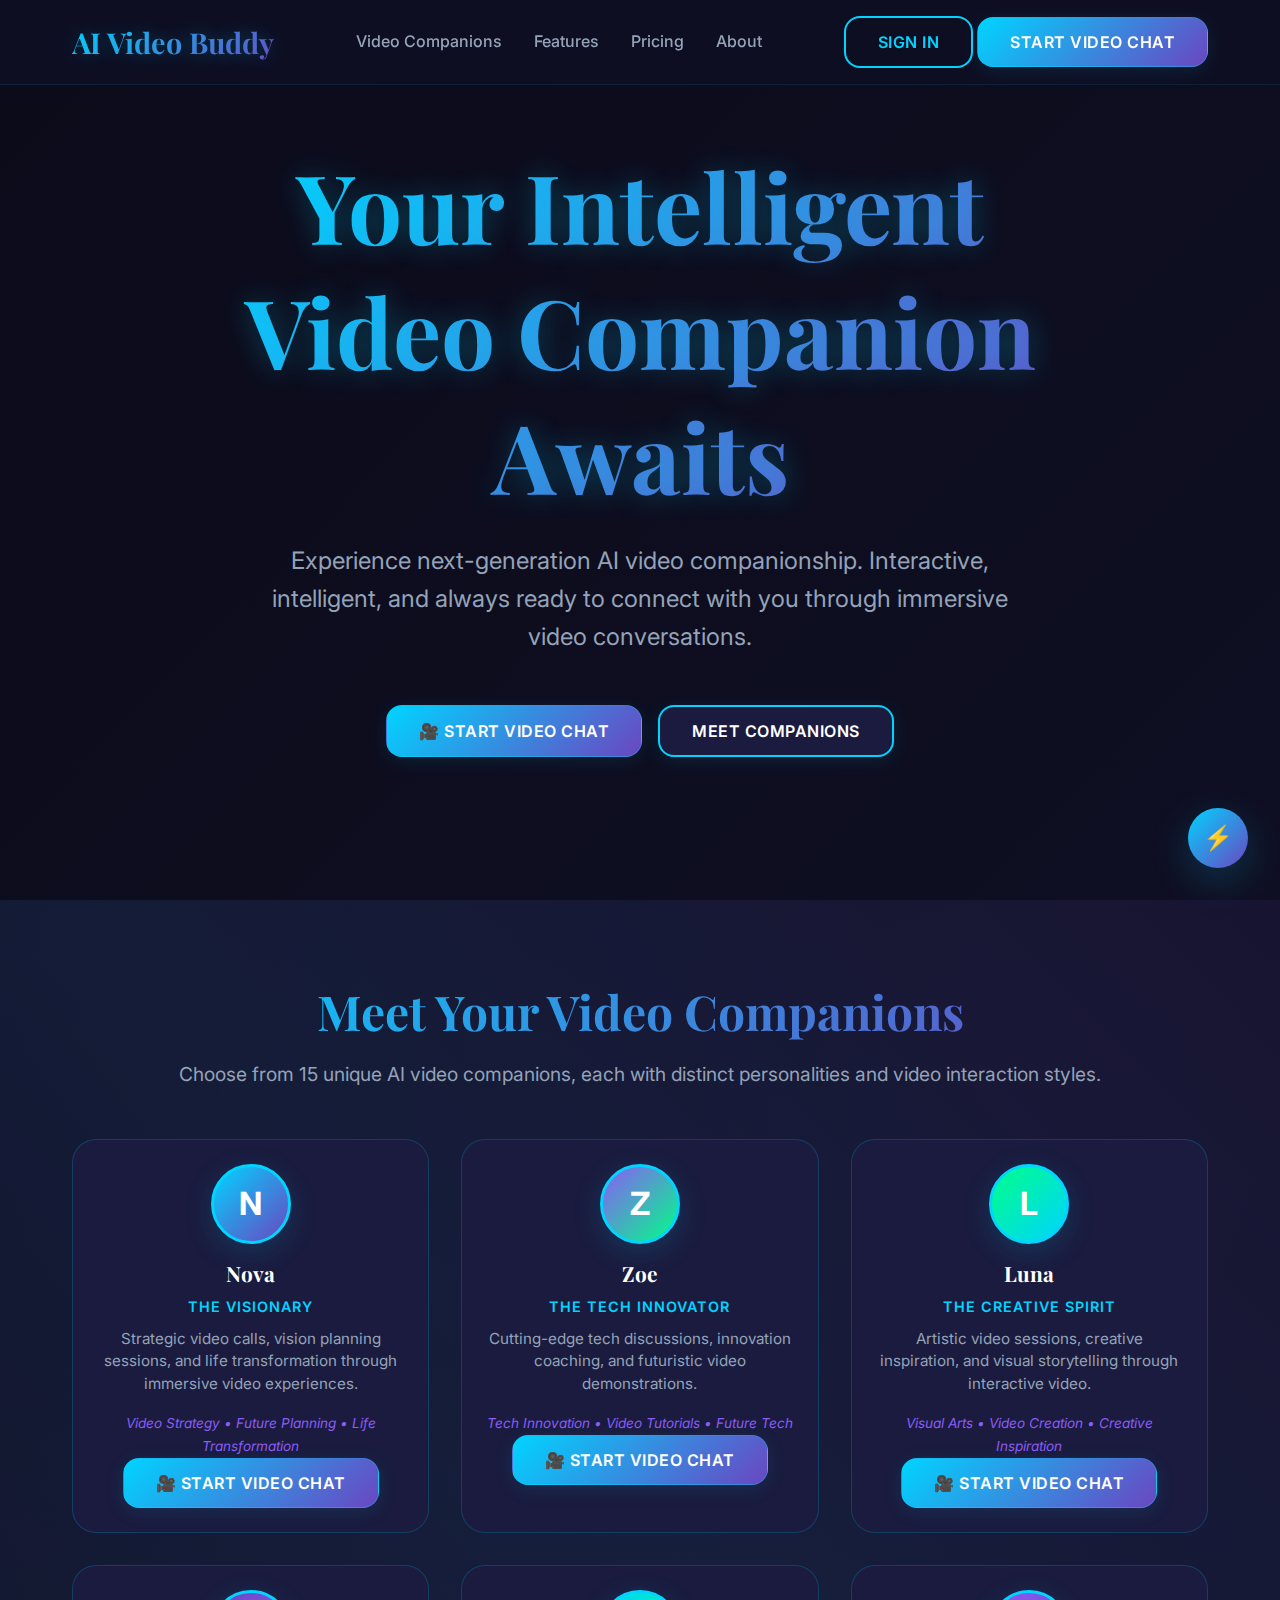
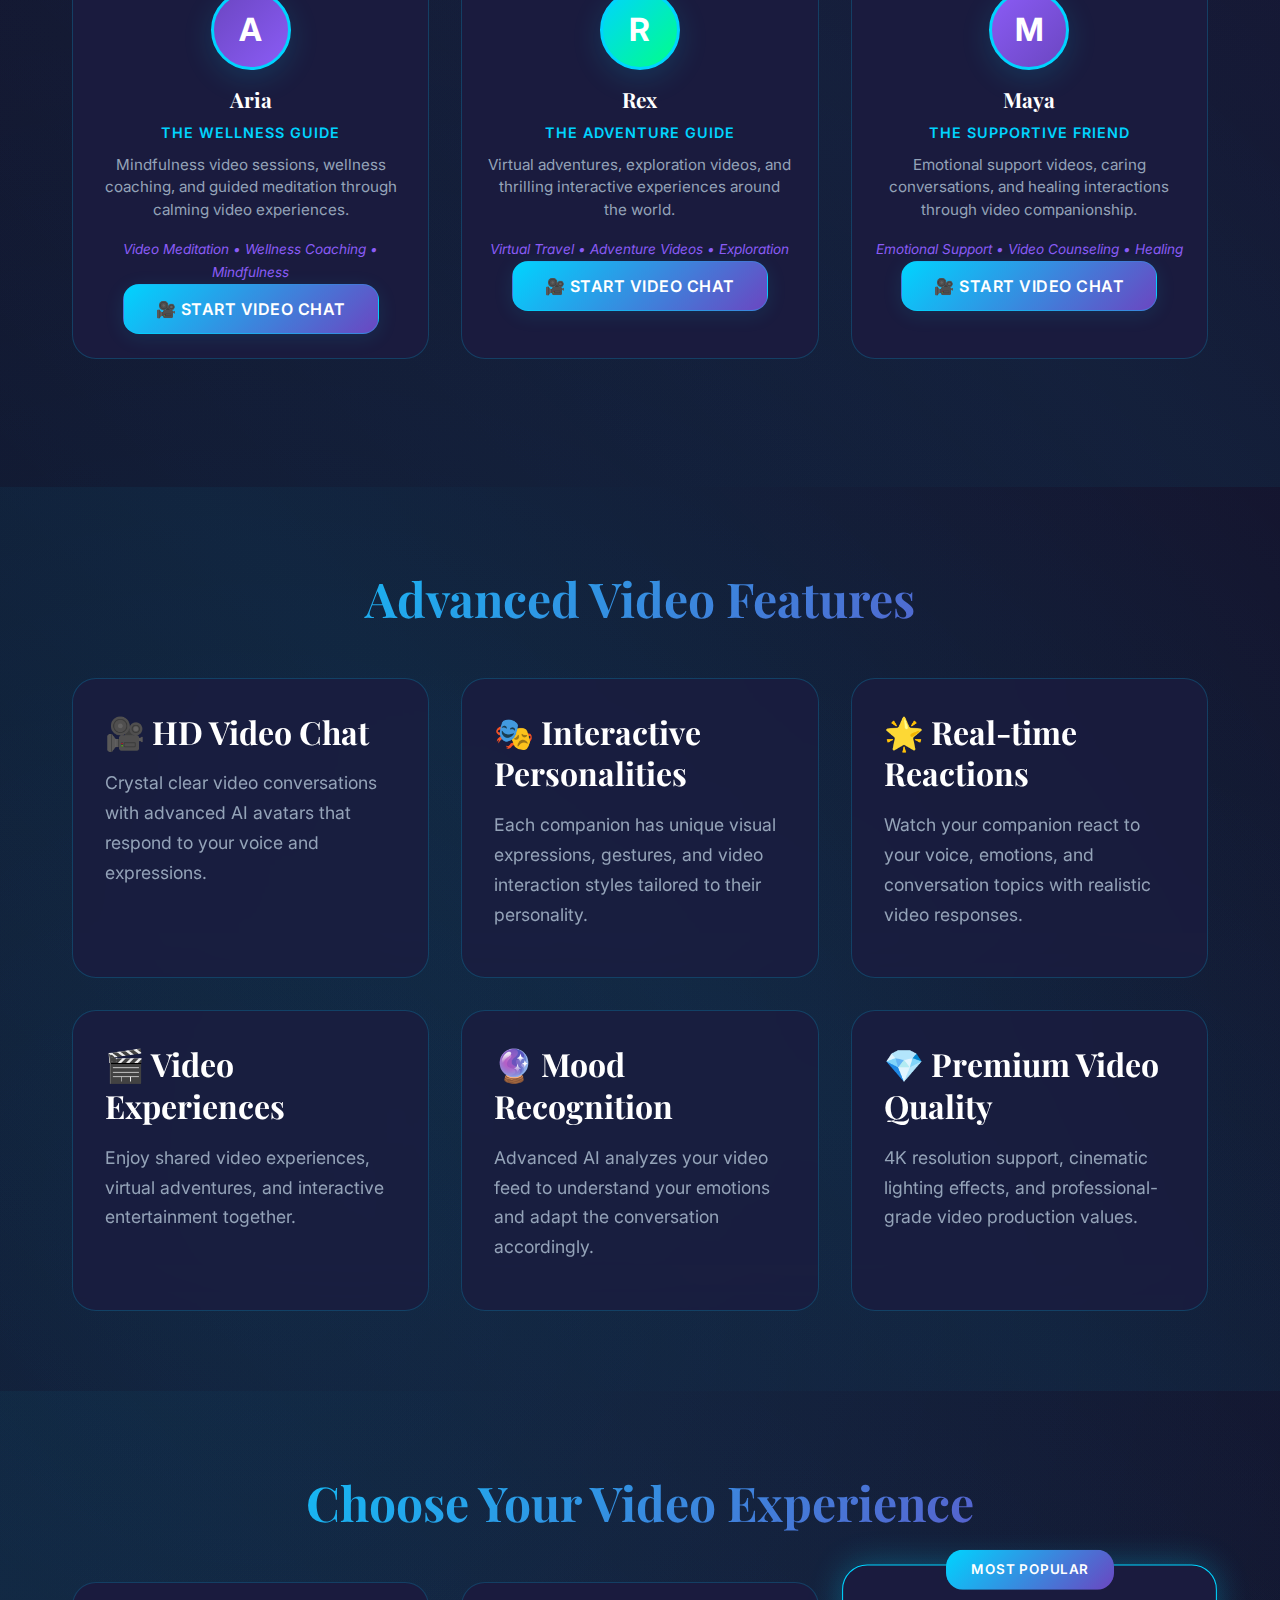
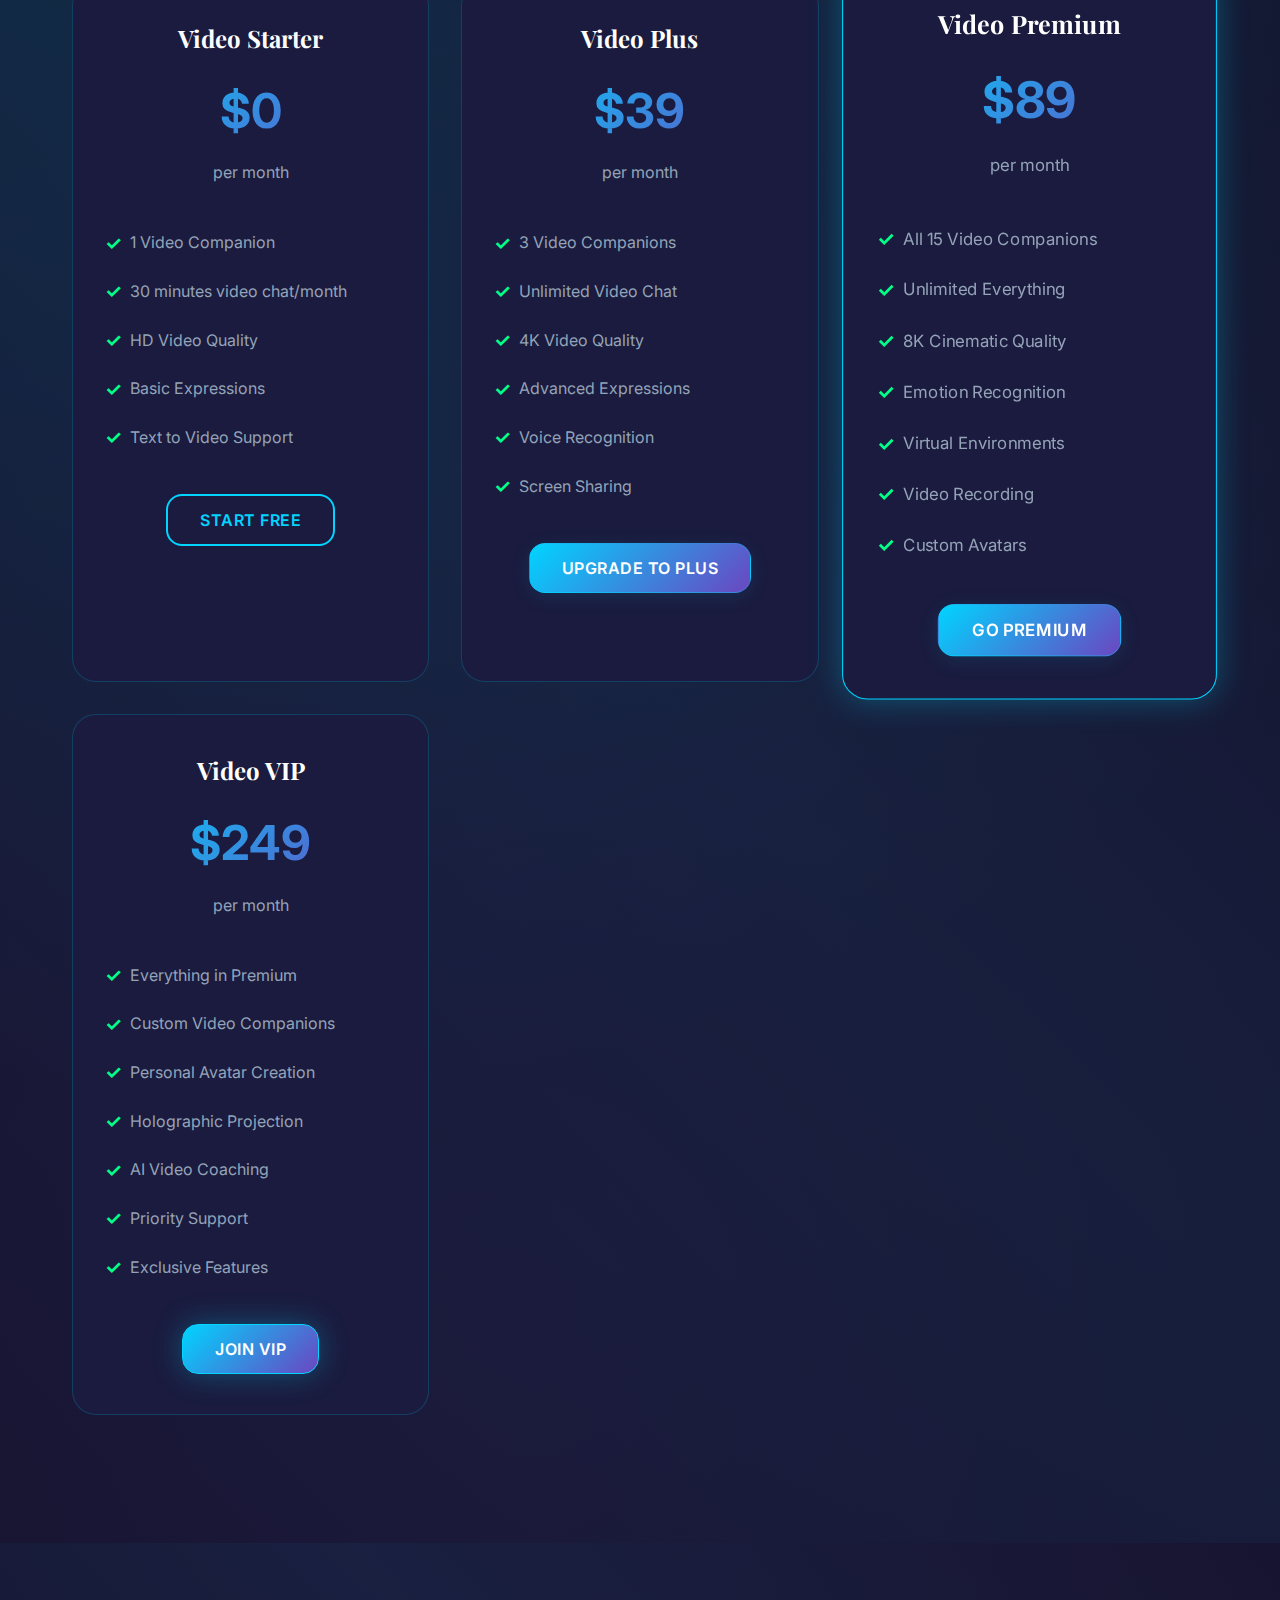
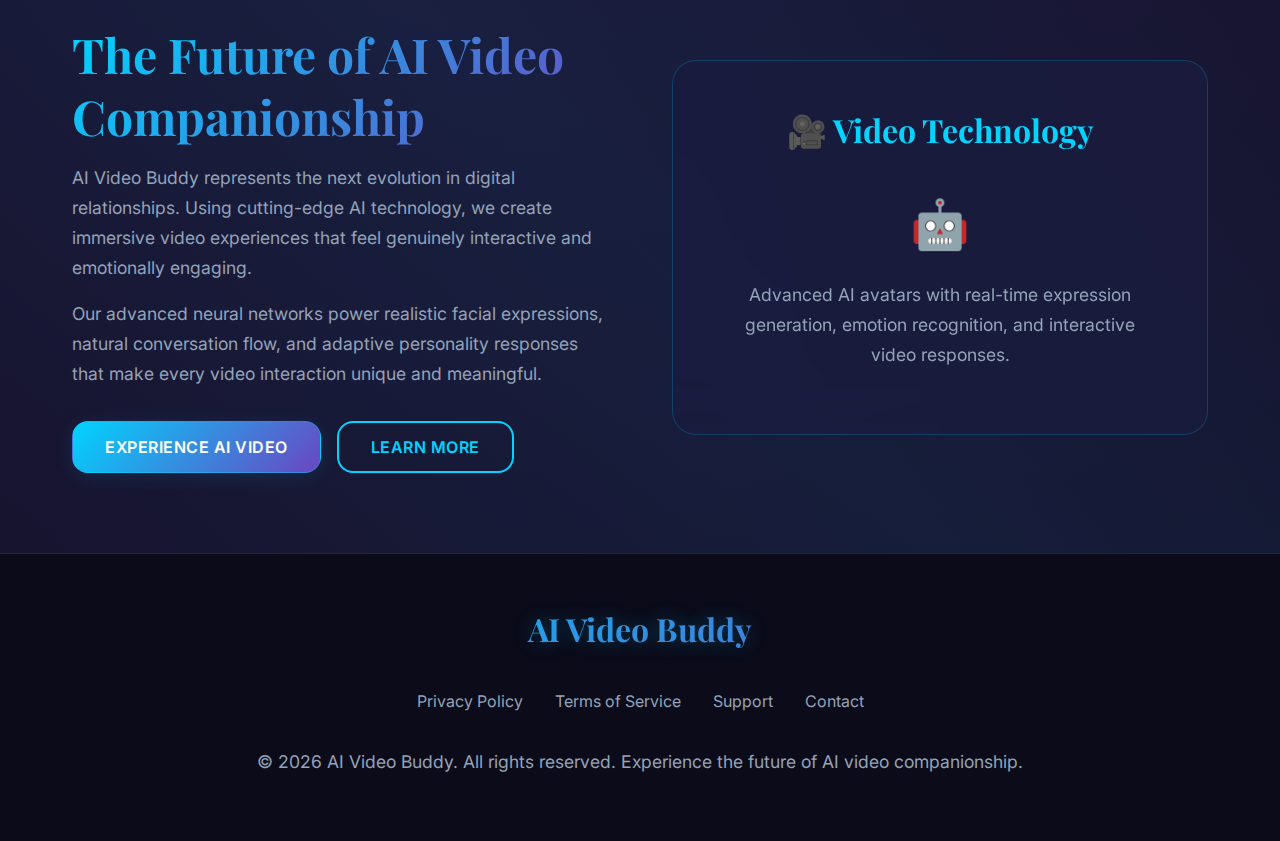
<file: production-package/index.html>
<!DOCTYPE html>
<html lang="en">
<head>
    <meta charset="UTF-8">
    <meta name="viewport" content="width=device-width, initial-scale=1.0">
    <title>AI Video Buddy - Your Intelligent Video Companion | Always Connected</title>
    <meta name="description" content="Experience the next generation of AI video companionship. Interactive, intelligent, and always ready to connect. Your perfect digital companion awaits.">
    <meta name="keywords" content="AI video companion, digital buddy, virtual assistant, video chat AI, intelligent companion, AI friendship, video AI">
    
    <!-- Open Graph tags -->
    <meta property="og:title" content="AI Video Buddy - Your Intelligent Video Companion">
    <meta property="og:description" content="Experience next-generation AI video companionship. Interactive, intelligent, and always ready to connect.">
    <meta property="og:image" content="https://aivideobuddy.com/images/og-image.jpg">
    <meta property="og:url" content="https://aivideobuddy.com">
    <meta property="og:type" content="website">
    
    <!-- Schema.org markup -->
    <script type="application/ld+json">
    {
      "@context": "https://schema.org",
      "@type": "Organization",
      "name": "AI Video Buddy",
      "url": "https://aivideobuddy.com",
      "logo": "https://aivideobuddy.com/images/logo.svg",
      "description": "Premium AI video companion platform for intelligent connections and meaningful interactions",
      "sameAs": [
        "https://twitter.com/aivideobuddy",
        "https://instagram.com/aivideobuddy"
      ]
    }
    </script>
    
    <!-- Favicon -->
    <link rel="icon" type="image/svg+xml" href="images/favicon.svg">
    
    <!-- Fonts -->
    <link rel="preconnect" href="https://fonts.googleapis.com">
    <link rel="preconnect" href="https://fonts.gstatic.com" crossorigin>
    <link href="https://fonts.googleapis.com/css2?family=Playfair+Display:wght@400;500;600;700&family=Inter:wght@300;400;500;600;700&display=swap" rel="stylesheet">
    
    <!-- Styles -->
    <link rel="stylesheet" href="css/style.css">
    
    <!-- Analytics -->
    <script async src="https://www.googletagmanager.com/gtag/js?id=GA_MEASUREMENT_ID"></script>
    <script>
      window.dataLayer = window.dataLayer || [];
      function gtag(){dataLayer.push(arguments);}
      gtag('js', new Date());
      gtag('config', 'GA_MEASUREMENT_ID');
    </script>
</head>
<body>
    <!-- Navigation -->
    <header class="header">
        <nav class="nav container">
            <div class="logo">AI Video Buddy</div>
            <ul class="nav-links">
                <li><a href="#companions" class="nav-link">Video Companions</a></li>
                <li><a href="#features" class="nav-link">Features</a></li>
                <li><a href="#pricing" class="nav-link">Pricing</a></li>
                <li><a href="#about" class="nav-link">About</a></li>
            </ul>
            <div class="nav-actions">
                <button class="btn btn-outline" onclick="showLogin()">Sign In</button>
                <button class="btn btn-primary" onclick="startQuiz()">Start Video Chat</button>
            </div>
        </nav>
    </header>

    <!-- Hero Section -->
    <section class="hero">
        <div class="container">
            <div class="hero-content">
                <h1 class="hero-title">Your Intelligent Video Companion Awaits</h1>
                <p class="hero-subtitle">Experience next-generation AI video companionship. Interactive, intelligent, and always ready to connect with you through immersive video conversations.</p>
                <div class="hero-cta">
                    <button class="btn btn-primary" onclick="startQuiz()">🎥 Start Video Chat</button>
                    <button class="btn btn-secondary" onclick="scrollToSection('companions')">Meet Companions</button>
                </div>
            </div>
        </div>
    </section>

    <!-- Quiz Modal -->
    <div class="modal" id="quizModal">
        <div class="modal-content">
            <button class="modal-close" onclick="closeModal('quizModal')">&times;</button>
            <div class="quiz-container">
                <div class="quiz-progress">
                    <div class="quiz-progress-bar" id="progressBar"></div>
                </div>
                <div class="quiz-question" id="quizQuestion">
                    <h3>What type of video companion interests you most?</h3>
                </div>
                <div class="quiz-options" id="quizOptions">
                    <button class="quiz-option" onclick="answerQuiz('creative')">Creative & Artistic Video Partner</button>
                    <button class="quiz-option" onclick="answerQuiz('intellectual')">Intelligent Discussion Companion</button>
                    <button class="quiz-option" onclick="answerQuiz('supportive')">Emotional Support & Wellness Guide</button>
                    <button class="quiz-option" onclick="answerQuiz('adventurous')">Adventure & Entertainment Buddy</button>
                </div>
            </div>
        </div>
    </div>

    <!-- Video Companions Section -->
    <section id="companions" class="section">
        <div class="container">
            <h2 class="text-center gradient-text">Meet Your Video Companions</h2>
            <p class="text-center" style="color: var(--text-light); font-size: 1.2rem; margin-bottom: 3rem;">
                Choose from 15 unique AI video companions, each with distinct personalities and video interaction styles.
            </p>
            
            <div class="companions-grid">
                <!-- Nova - The Visionary -->
                <div class="companion-card" data-companion="nova">
                    <div class="companion-avatar" style="background: linear-gradient(135deg, #00D4FF 0%, #6B46C1 100%);">N</div>
                    <h3 class="companion-name">Nova</h3>
                    <div class="companion-type">The Visionary</div>
                    <p class="companion-description">Strategic video calls, vision planning sessions, and life transformation through immersive video experiences.</p>
                    <div class="companion-specialties">Video Strategy • Future Planning • Life Transformation</div>
                    <button class="btn btn-primary" onclick="selectCompanion('nova')">🎥 Start Video Chat</button>
                </div>

                <!-- Zoe - The Tech Innovator -->
                <div class="companion-card" data-companion="zoe">
                    <div class="companion-avatar" style="background: linear-gradient(135deg, #8B5CF6 0%, #00FF88 100%);">Z</div>
                    <h3 class="companion-name">Zoe</h3>
                    <div class="companion-type">The Tech Innovator</div>
                    <p class="companion-description">Cutting-edge tech discussions, innovation coaching, and futuristic video demonstrations.</p>
                    <div class="companion-specialties">Tech Innovation • Video Tutorials • Future Tech</div>
                    <button class="btn btn-primary" onclick="selectCompanion('zoe')">🎥 Start Video Chat</button>
                </div>

                <!-- Luna - The Creative Spirit -->
                <div class="companion-card" data-companion="luna">
                    <div class="companion-avatar" style="background: linear-gradient(135deg, #00FF88 0%, #00D4FF 100%);">L</div>
                    <h3 class="companion-name">Luna</h3>
                    <div class="companion-type">The Creative Spirit</div>
                    <p class="companion-description">Artistic video sessions, creative inspiration, and visual storytelling through interactive video.</p>
                    <div class="companion-specialties">Visual Arts • Video Creation • Creative Inspiration</div>
                    <button class="btn btn-primary" onclick="selectCompanion('luna')">🎥 Start Video Chat</button>
                </div>

                <!-- Aria - The Wellness Guide -->
                <div class="companion-card" data-companion="aria">
                    <div class="companion-avatar" style="background: linear-gradient(135deg, #6B46C1 0%, #8B5CF6 100%);">A</div>
                    <h3 class="companion-name">Aria</h3>
                    <div class="companion-type">The Wellness Guide</div>
                    <p class="companion-description">Mindfulness video sessions, wellness coaching, and guided meditation through calming video experiences.</p>
                    <div class="companion-specialties">Video Meditation • Wellness Coaching • Mindfulness</div>
                    <button class="btn btn-primary" onclick="selectCompanion('aria')">🎥 Start Video Chat</button>
                </div>

                <!-- Rex - The Adventure Guide -->
                <div class="companion-card" data-companion="rex">
                    <div class="companion-avatar" style="background: linear-gradient(135deg, #00D4FF 0%, #00FF88 100%);">R</div>
                    <h3 class="companion-name">Rex</h3>
                    <div class="companion-type">The Adventure Guide</div>
                    <p class="companion-description">Virtual adventures, exploration videos, and thrilling interactive experiences around the world.</p>
                    <div class="companion-specialties">Virtual Travel • Adventure Videos • Exploration</div>
                    <button class="btn btn-primary" onclick="selectCompanion('rex')">🎥 Start Video Chat</button>
                </div>

                <!-- Maya - The Supportive Friend -->
                <div class="companion-card" data-companion="maya">
                    <div class="companion-avatar" style="background: linear-gradient(135deg, #8B5CF6 0%, #6B46C1 100%);">M</div>
                    <h3 class="companion-name">Maya</h3>
                    <div class="companion-type">The Supportive Friend</div>
                    <p class="companion-description">Emotional support videos, caring conversations, and healing interactions through video companionship.</p>
                    <div class="companion-specialties">Emotional Support • Video Counseling • Healing</div>
                    <button class="btn btn-primary" onclick="selectCompanion('maya')">🎥 Start Video Chat</button>
                </div>
            </div>
        </div>
    </section>

    <!-- Features Section -->
    <section id="features" class="section">
        <div class="container">
            <h2 class="text-center gradient-text">Advanced Video Features</h2>
            <div class="grid grid-3" style="margin-top: 3rem;">
                <div class="card">
                    <h3>🎥 HD Video Chat</h3>
                    <p>Crystal clear video conversations with advanced AI avatars that respond to your voice and expressions.</p>
                </div>
                <div class="card">
                    <h3>🎭 Interactive Personalities</h3>
                    <p>Each companion has unique visual expressions, gestures, and video interaction styles tailored to their personality.</p>
                </div>
                <div class="card">
                    <h3>🌟 Real-time Reactions</h3>
                    <p>Watch your companion react to your voice, emotions, and conversation topics with realistic video responses.</p>
                </div>
                <div class="card">
                    <h3>🎬 Video Experiences</h3>
                    <p>Enjoy shared video experiences, virtual adventures, and interactive entertainment together.</p>
                </div>
                <div class="card">
                    <h3>🔮 Mood Recognition</h3>
                    <p>Advanced AI analyzes your video feed to understand your emotions and adapt the conversation accordingly.</p>
                </div>
                <div class="card">
                    <h3>💎 Premium Video Quality</h3>
                    <p>4K resolution support, cinematic lighting effects, and professional-grade video production values.</p>
                </div>
            </div>
        </div>
    </section>

    <!-- Pricing Section -->
    <section id="pricing" class="section">
        <div class="container">
            <h2 class="text-center gradient-text">Choose Your Video Experience</h2>
            <div class="pricing-grid">
                <!-- Free Tier -->
                <div class="pricing-card">
                    <h3 class="pricing-title">Video Starter</h3>
                    <div class="pricing-price">$0</div>
                    <div class="pricing-period">per month</div>
                    <ul class="pricing-features">
                        <li class="pricing-feature">1 Video Companion</li>
                        <li class="pricing-feature">30 minutes video chat/month</li>
                        <li class="pricing-feature">HD Video Quality</li>
                        <li class="pricing-feature">Basic Expressions</li>
                        <li class="pricing-feature">Text to Video Support</li>
                    </ul>
                    <button class="btn btn-outline" onclick="selectPlan('free')">Start Free</button>
                </div>

                <!-- Plus Tier -->
                <div class="pricing-card">
                    <h3 class="pricing-title">Video Plus</h3>
                    <div class="pricing-price">$39</div>
                    <div class="pricing-period">per month</div>
                    <ul class="pricing-features">
                        <li class="pricing-feature">3 Video Companions</li>
                        <li class="pricing-feature">Unlimited Video Chat</li>
                        <li class="pricing-feature">4K Video Quality</li>
                        <li class="pricing-feature">Advanced Expressions</li>
                        <li class="pricing-feature">Voice Recognition</li>
                        <li class="pricing-feature">Screen Sharing</li>
                    </ul>
                    <button class="btn btn-primary" onclick="selectPlan('plus')">Upgrade to Plus</button>
                </div>

                <!-- Premium Tier -->
                <div class="pricing-card featured">
                    <h3 class="pricing-title">Video Premium</h3>
                    <div class="pricing-price">$89</div>
                    <div class="pricing-period">per month</div>
                    <ul class="pricing-features">
                        <li class="pricing-feature">All 15 Video Companions</li>
                        <li class="pricing-feature">Unlimited Everything</li>
                        <li class="pricing-feature">8K Cinematic Quality</li>
                        <li class="pricing-feature">Emotion Recognition</li>
                        <li class="pricing-feature">Virtual Environments</li>
                        <li class="pricing-feature">Video Recording</li>
                        <li class="pricing-feature">Custom Avatars</li>
                    </ul>
                    <button class="btn btn-primary" onclick="selectPlan('premium')">Go Premium</button>
                </div>

                <!-- VIP Tier -->
                <div class="pricing-card">
                    <h3 class="pricing-title">Video VIP</h3>
                    <div class="pricing-price">$249</div>
                    <div class="pricing-period">per month</div>
                    <ul class="pricing-features">
                        <li class="pricing-feature">Everything in Premium</li>
                        <li class="pricing-feature">Custom Video Companions</li>
                        <li class="pricing-feature">Personal Avatar Creation</li>
                        <li class="pricing-feature">Holographic Projection</li>
                        <li class="pricing-feature">AI Video Coaching</li>
                        <li class="pricing-feature">Priority Support</li>
                        <li class="pricing-feature">Exclusive Features</li>
                    </ul>
                    <button class="btn btn-primary neon-glow" onclick="selectPlan('vip')">Join VIP</button>
                </div>
            </div>
        </div>
    </section>

    <!-- About Section -->
    <section id="about" class="section">
        <div class="container">
            <div class="grid grid-2" style="align-items: center; gap: 4rem;">
                <div>
                    <h2 class="gradient-text">The Future of AI Video Companionship</h2>
                    <p>AI Video Buddy represents the next evolution in digital relationships. Using cutting-edge AI technology, we create immersive video experiences that feel genuinely interactive and emotionally engaging.</p>
                    <p>Our advanced neural networks power realistic facial expressions, natural conversation flow, and adaptive personality responses that make every video interaction unique and meaningful.</p>
                    <div class="hero-cta" style="justify-content: flex-start; margin-top: 2rem;">
                        <button class="btn btn-primary" onclick="startQuiz()">Experience AI Video</button>
                        <button class="btn btn-outline" onclick="scrollToSection('features')">Learn More</button>
                    </div>
                </div>
                <div class="card" style="text-align: center; padding: 3rem;">
                    <h3 style="color: var(--electric-blue); margin-bottom: 2rem;">🎥 Video Technology</h3>
                    <div style="font-size: 3rem; margin-bottom: 1rem;">🤖</div>
                    <p>Advanced AI avatars with real-time expression generation, emotion recognition, and interactive video responses.</p>
                </div>
            </div>
        </div>
    </section>

    <!-- Footer -->
    <footer class="footer">
        <div class="container">
            <div class="footer-content">
                <div class="logo" style="font-size: 2rem; margin-bottom: 2rem;">AI Video Buddy</div>
                <div class="footer-links">
                    <a href="#privacy" class="footer-link">Privacy Policy</a>
                    <a href="#terms" class="footer-link">Terms of Service</a>
                    <a href="#support" class="footer-link">Support</a>
                    <a href="#contact" class="footer-link">Contact</a>
                </div>
                <p>&copy; 2026 AI Video Buddy. All rights reserved. Experience the future of AI video companionship.</p>
            </div>
        </div>
    </footer>

    <!-- Floating Action Menu -->
    <div class="floating-menu" id="floatingMenu">
        <button class="floating-toggle" onclick="toggleFloatingMenu()">⚡</button>
        <div class="floating-items">
            <a href="#" class="floating-item" onclick="startQuiz()">🎥 Start Video Chat</a>
            <a href="#companions" class="floating-item">👥 Browse Companions</a>
            <a href="#pricing" class="floating-item">💎 View Pricing</a>
            <a href="#support" class="floating-item">💬 Get Support</a>
        </div>
    </div>

    <!-- Login Modal -->
    <div class="modal" id="loginModal">
        <div class="modal-content">
            <button class="modal-close" onclick="closeModal('loginModal')">&times;</button>
            <h2 class="gradient-text text-center">Welcome Back</h2>
            <form class="login-form">
                <div class="form-group">
                    <label class="form-label">Email</label>
                    <input type="email" class="form-input" placeholder="your@email.com" required>
                </div>
                <div class="form-group">
                    <label class="form-label">Password</label>
                    <input type="password" class="form-input" placeholder="••••••••" required>
                </div>
                <button type="submit" class="btn btn-primary" style="width: 100%;">Sign In</button>
                <p class="text-center" style="margin-top: 1rem;">
                    Don't have an account? 
                    <a href="#" onclick="showSignup()" style="color: var(--electric-blue);">Sign up</a>
                </p>
            </form>
        </div>
    </div>

    <!-- JavaScript -->
    <script src="js/app.js"></script>
    <script>
        // Initialize the application
        document.addEventListener('DOMContentLoaded', function() {
            initializeApp();
        });
    </script>
</body>
</html>
</file>
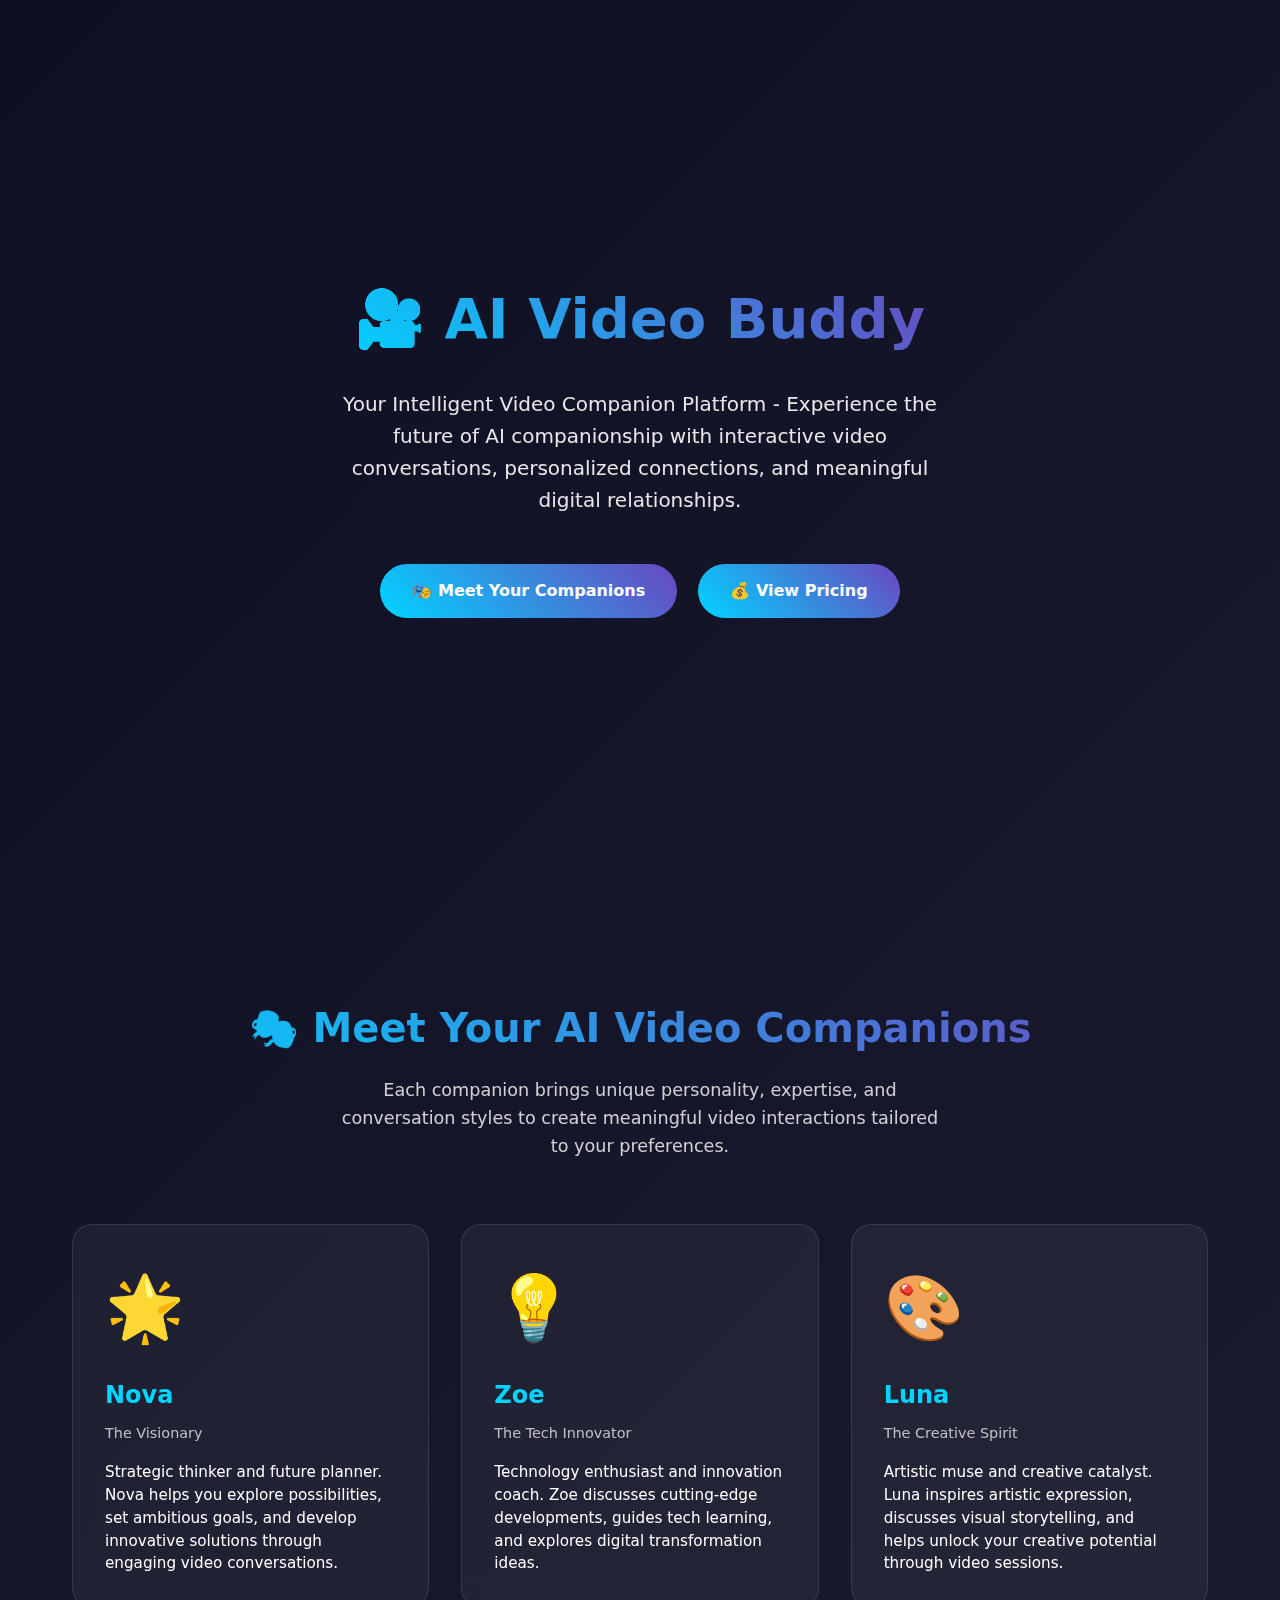
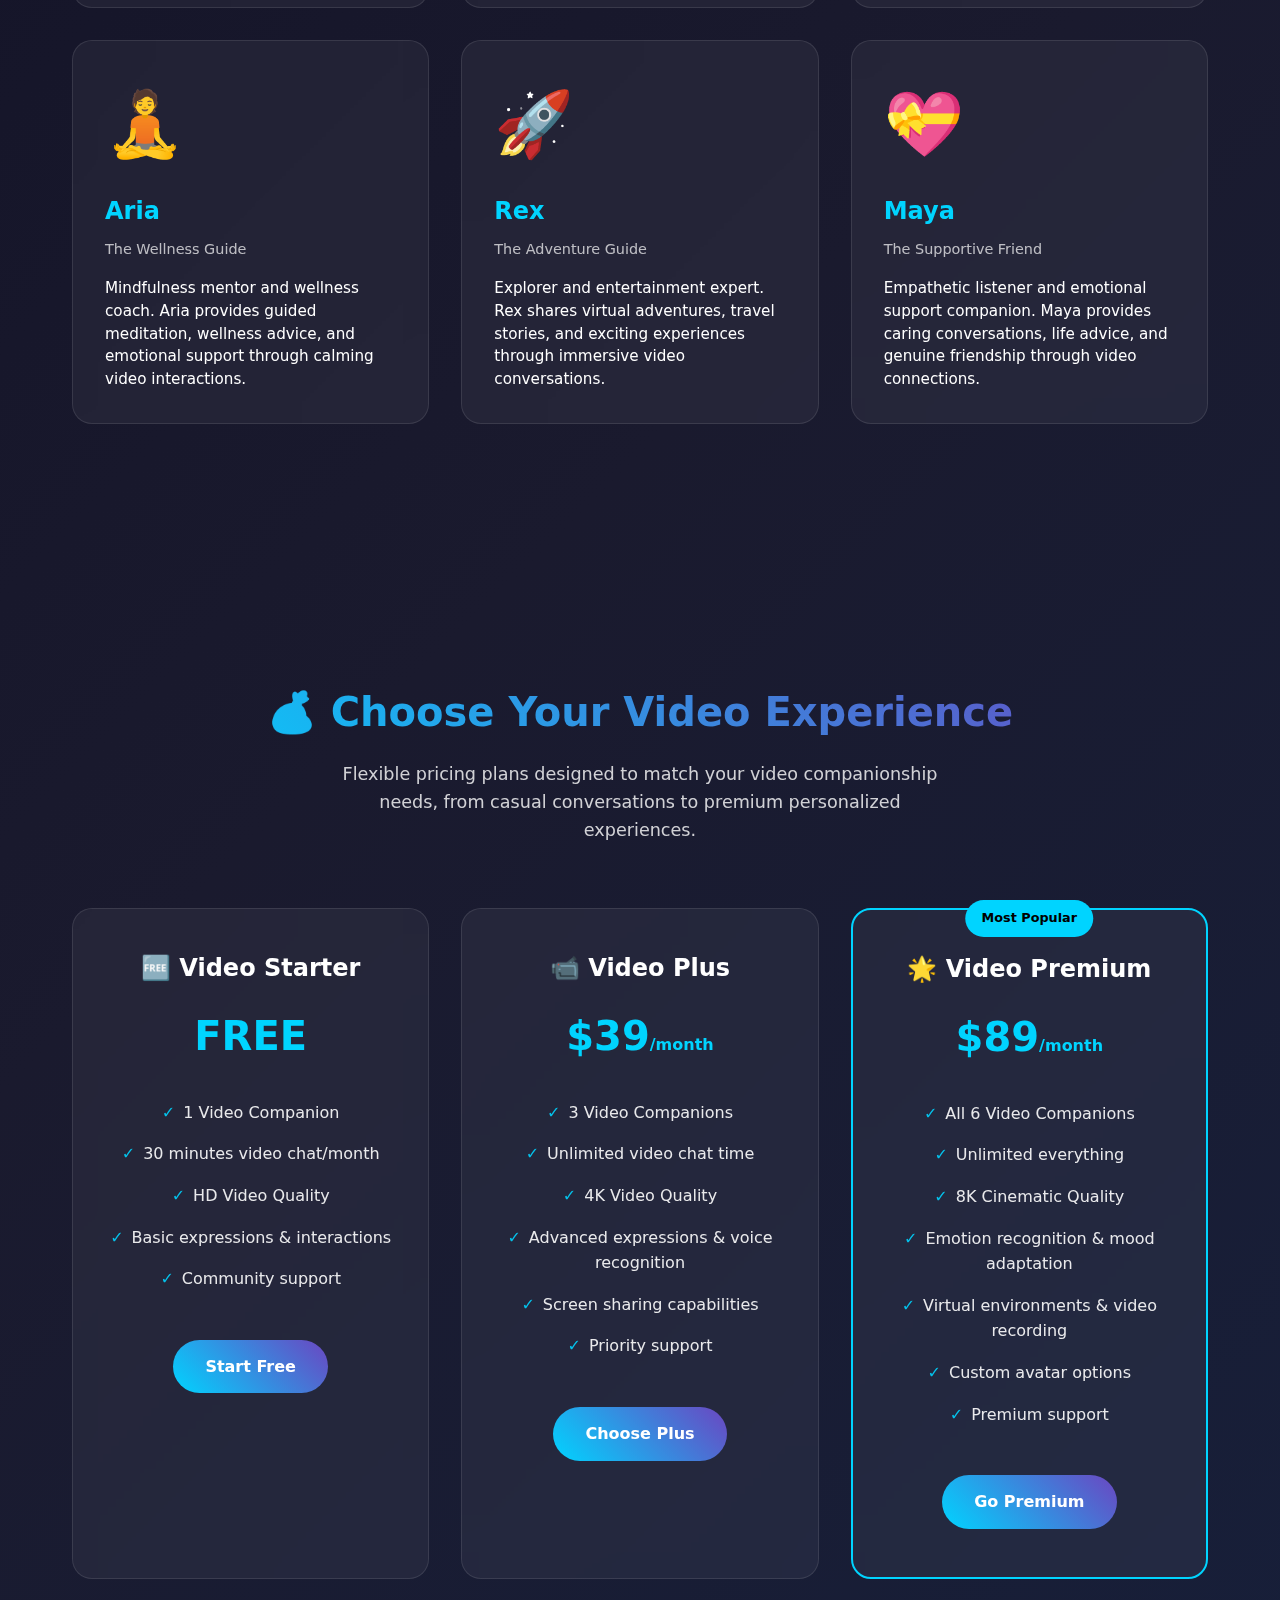
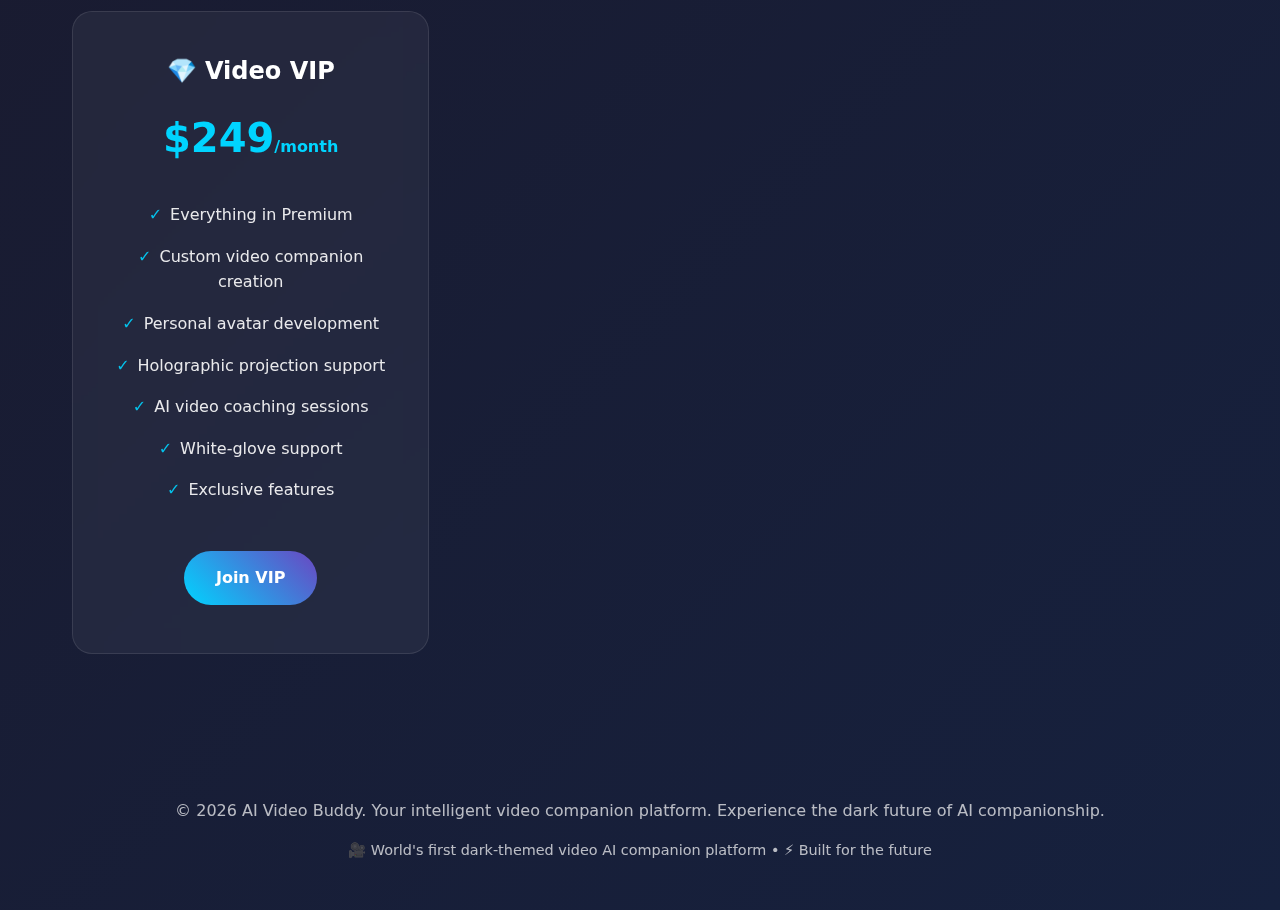
<file: COMPLETE-AIVIDEOBUDDY-PLATFORM.html>
<!DOCTYPE html>
<html lang="en">
<head>
    <meta charset="UTF-8">
    <meta name="viewport" content="width=device-width, initial-scale=1.0">
    <title>AI Video Buddy - Your Intelligent Video Companion</title>
    <style>
        * { margin: 0; padding: 0; box-sizing: border-box; }
        body { 
            font-family: 'Inter', system-ui, -apple-system, sans-serif;
            background: linear-gradient(135deg, #0F0F23 0%, #1a1a2e 50%, #16213e 100%);
            color: #ffffff; min-height: 100vh; line-height: 1.6;
        }
        .container { max-width: 1200px; margin: 0 auto; padding: 0 2rem; }
        .hero { min-height: 100vh; display: flex; align-items: center; text-align: center; }
        .hero-title { 
            font-size: 3.5rem; font-weight: 700; margin-bottom: 1.5rem;
            background: linear-gradient(45deg, #00D4FF, #6B46C1);
            -webkit-background-clip: text; -webkit-text-fill-color: transparent; background-clip: text;
        }
        .hero-subtitle { font-size: 1.25rem; opacity: 0.9; margin-bottom: 2.5rem; max-width: 600px; margin-left: auto; margin-right: auto; }
        .btn { 
            display: inline-block; padding: 0.875rem 2rem; border-radius: 50px; 
            font-weight: 600; text-decoration: none; cursor: pointer; border: none;
            transition: all 0.3s ease; font-size: 1rem; margin: 0.5rem;
        }
        .btn-primary { 
            background: linear-gradient(45deg, #00D4FF, #6B46C1); color: white;
        }
        .btn-primary:hover { transform: translateY(-2px); box-shadow: 0 10px 25px rgba(0, 212, 255, 0.3); }
        .section { padding: 6rem 0; }
        .section-title { 
            font-size: 2.5rem; text-align: center; margin-bottom: 1rem;
            background: linear-gradient(45deg, #00D4FF, #6B46C1);
            -webkit-background-clip: text; -webkit-text-fill-color: transparent; background-clip: text;
        }
        .section-subtitle { text-align: center; font-size: 1.1rem; opacity: 0.8; margin-bottom: 4rem; max-width: 600px; margin-left: auto; margin-right: auto; }
        .companions-grid { display: grid; grid-template-columns: repeat(auto-fit, minmax(350px, 1fr)); gap: 2rem; margin-bottom: 4rem; }
        .companion-card { 
            background: rgba(255, 255, 255, 0.05); padding: 2rem; border-radius: 20px;
            backdrop-filter: blur(10px); border: 1px solid rgba(255, 255, 255, 0.1);
            transition: transform 0.3s ease; cursor: pointer;
        }
        .companion-card:hover { transform: translateY(-5px); }
        .companion-avatar { font-size: 4rem; margin-bottom: 1rem; }
        .companion-name { font-size: 1.5rem; font-weight: 600; margin-bottom: 0.5rem; color: #00D4FF; }
        .companion-role { font-size: 0.9rem; opacity: 0.7; margin-bottom: 1rem; }
        .companion-desc { font-size: 0.95rem; line-height: 1.5; }
        .pricing-grid { display: grid; grid-template-columns: repeat(auto-fit, minmax(280px, 1fr)); gap: 2rem; }
        .pricing-card { 
            background: rgba(255, 255, 255, 0.05); padding: 2.5rem 2rem; border-radius: 20px;
            backdrop-filter: blur(10px); border: 1px solid rgba(255, 255, 255, 0.1);
            text-align: center; position: relative; transition: transform 0.3s ease;
        }
        .pricing-card:hover { transform: scale(1.05); }
        .pricing-card.popular { border: 2px solid #00D4FF; }
        .pricing-card.popular::before { 
            content: "Most Popular"; position: absolute; top: -10px; left: 50%; 
            transform: translateX(-50%); background: #00D4FF; color: #000; 
            padding: 0.5rem 1rem; border-radius: 20px; font-size: 0.8rem; font-weight: 600;
        }
        .pricing-title { font-size: 1.5rem; font-weight: 600; margin-bottom: 1rem; }
        .pricing-price { font-size: 2.5rem; font-weight: 700; color: #00D4FF; margin-bottom: 1.5rem; }
        .pricing-features { list-style: none; margin-bottom: 2rem; }
        .pricing-features li { padding: 0.5rem 0; opacity: 0.9; }
        .pricing-features li::before { content: "✓"; color: #00D4FF; font-weight: bold; margin-right: 0.5rem; }
        .footer { text-align: center; padding: 3rem 0; opacity: 0.7; }
        @media (max-width: 768px) { 
            .hero-title { font-size: 2.5rem; }
            .companions-grid { grid-template-columns: 1fr; }
            .pricing-grid { grid-template-columns: 1fr; }
        }
    </style>
</head>
<body>
    <!-- Hero Section -->
    <section class="hero">
        <div class="container">
            <h1 class="hero-title">🎥 AI Video Buddy</h1>
            <p class="hero-subtitle">Your Intelligent Video Companion Platform - Experience the future of AI companionship with interactive video conversations, personalized connections, and meaningful digital relationships.</p>
            <div>
                <a href="#companions" class="btn btn-primary">🎭 Meet Your Companions</a>
                <a href="#pricing" class="btn btn-primary">💰 View Pricing</a>
            </div>
        </div>
    </section>

    <!-- Companions Section -->
    <section class="section" id="companions">
        <div class="container">
            <h2 class="section-title">🎭 Meet Your AI Video Companions</h2>
            <p class="section-subtitle">Each companion brings unique personality, expertise, and conversation styles to create meaningful video interactions tailored to your preferences.</p>
            
            <div class="companions-grid">
                <div class="companion-card">
                    <div class="companion-avatar">🌟</div>
                    <h3 class="companion-name">Nova</h3>
                    <p class="companion-role">The Visionary</p>
                    <p class="companion-desc">Strategic thinker and future planner. Nova helps you explore possibilities, set ambitious goals, and develop innovative solutions through engaging video conversations.</p>
                </div>
                
                <div class="companion-card">
                    <div class="companion-avatar">💡</div>
                    <h3 class="companion-name">Zoe</h3>
                    <p class="companion-role">The Tech Innovator</p>
                    <p class="companion-desc">Technology enthusiast and innovation coach. Zoe discusses cutting-edge developments, guides tech learning, and explores digital transformation ideas.</p>
                </div>
                
                <div class="companion-card">
                    <div class="companion-avatar">🎨</div>
                    <h3 class="companion-name">Luna</h3>
                    <p class="companion-role">The Creative Spirit</p>
                    <p class="companion-desc">Artistic muse and creative catalyst. Luna inspires artistic expression, discusses visual storytelling, and helps unlock your creative potential through video sessions.</p>
                </div>
                
                <div class="companion-card">
                    <div class="companion-avatar">🧘</div>
                    <h3 class="companion-name">Aria</h3>
                    <p class="companion-role">The Wellness Guide</p>
                    <p class="companion-desc">Mindfulness mentor and wellness coach. Aria provides guided meditation, wellness advice, and emotional support through calming video interactions.</p>
                </div>
                
                <div class="companion-card">
                    <div class="companion-avatar">🚀</div>
                    <h3 class="companion-name">Rex</h3>
                    <p class="companion-role">The Adventure Guide</p>
                    <p class="companion-desc">Explorer and entertainment expert. Rex shares virtual adventures, travel stories, and exciting experiences through immersive video conversations.</p>
                </div>
                
                <div class="companion-card">
                    <div class="companion-avatar">💝</div>
                    <h3 class="companion-name">Maya</h3>
                    <p class="companion-role">The Supportive Friend</p>
                    <p class="companion-desc">Empathetic listener and emotional support companion. Maya provides caring conversations, life advice, and genuine friendship through video connections.</p>
                </div>
            </div>
        </div>
    </section>

    <!-- Pricing Section -->
    <section class="section" id="pricing">
        <div class="container">
            <h2 class="section-title">💰 Choose Your Video Experience</h2>
            <p class="section-subtitle">Flexible pricing plans designed to match your video companionship needs, from casual conversations to premium personalized experiences.</p>
            
            <div class="pricing-grid">
                <div class="pricing-card">
                    <h3 class="pricing-title">🆓 Video Starter</h3>
                    <div class="pricing-price">FREE</div>
                    <ul class="pricing-features">
                        <li>1 Video Companion</li>
                        <li>30 minutes video chat/month</li>
                        <li>HD Video Quality</li>
                        <li>Basic expressions & interactions</li>
                        <li>Community support</li>
                    </ul>
                    <a href="#signup" class="btn btn-primary">Start Free</a>
                </div>
                
                <div class="pricing-card">
                    <h3 class="pricing-title">📹 Video Plus</h3>
                    <div class="pricing-price">$39<span style="font-size:1rem;">/month</span></div>
                    <ul class="pricing-features">
                        <li>3 Video Companions</li>
                        <li>Unlimited video chat time</li>
                        <li>4K Video Quality</li>
                        <li>Advanced expressions & voice recognition</li>
                        <li>Screen sharing capabilities</li>
                        <li>Priority support</li>
                    </ul>
                    <a href="#signup" class="btn btn-primary">Choose Plus</a>
                </div>
                
                <div class="pricing-card popular">
                    <h3 class="pricing-title">🌟 Video Premium</h3>
                    <div class="pricing-price">$89<span style="font-size:1rem;">/month</span></div>
                    <ul class="pricing-features">
                        <li>All 6 Video Companions</li>
                        <li>Unlimited everything</li>
                        <li>8K Cinematic Quality</li>
                        <li>Emotion recognition & mood adaptation</li>
                        <li>Virtual environments & video recording</li>
                        <li>Custom avatar options</li>
                        <li>Premium support</li>
                    </ul>
                    <a href="#signup" class="btn btn-primary">Go Premium</a>
                </div>
                
                <div class="pricing-card">
                    <h3 class="pricing-title">💎 Video VIP</h3>
                    <div class="pricing-price">$249<span style="font-size:1rem;">/month</span></div>
                    <ul class="pricing-features">
                        <li>Everything in Premium</li>
                        <li>Custom video companion creation</li>
                        <li>Personal avatar development</li>
                        <li>Holographic projection support</li>
                        <li>AI video coaching sessions</li>
                        <li>White-glove support</li>
                        <li>Exclusive features</li>
                    </ul>
                    <a href="#signup" class="btn btn-primary">Join VIP</a>
                </div>
            </div>
        </div>
    </section>

    <!-- Footer -->
    <footer class="footer">
        <div class="container">
            <p>&copy; 2026 AI Video Buddy. Your intelligent video companion platform. Experience the dark future of AI companionship.</p>
            <p style="margin-top: 1rem; font-size: 0.9rem;">🎥 World's first dark-themed video AI companion platform • ⚡ Built for the future</p>
        </div>
    </footer>

    <script>
        // Smooth scrolling
        document.querySelectorAll('a[href^="#"]').forEach(anchor => {
            anchor.addEventListener('click', function (e) {
                e.preventDefault();
                document.querySelector(this.getAttribute('href')).scrollIntoView({ behavior: 'smooth' });
            });
        });

        // Companion card interactions
        document.querySelectorAll('.companion-card').forEach(card => {
            card.addEventListener('click', function() {
                const name = this.querySelector('.companion-name').textContent;
                alert(`🎥 Starting video chat with ${name}...\n\nFeature coming soon! This will launch a personalized video conversation with your chosen AI companion.`);
            });
        });

        // Pricing card interactions  
        document.querySelectorAll('.pricing-card .btn').forEach(btn => {
            btn.addEventListener('click', function(e) {
                e.preventDefault();
                const plan = this.closest('.pricing-card').querySelector('.pricing-title').textContent;
                alert(`🚀 Selected: ${plan}\n\nThank you for choosing AI Video Buddy! Signup system coming soon.\n\nYou'll get access to premium video AI companions with the dark cyberpunk experience you see here.`);
            });
        });

        console.log('🎥 AI Video Buddy Platform Loaded');
        console.log('⚡ Dark theme • 6 companions • 4 pricing tiers');
        console.log('🚀 Ready for video AI companionship!');
    </script>
</body>
</html>
</file>
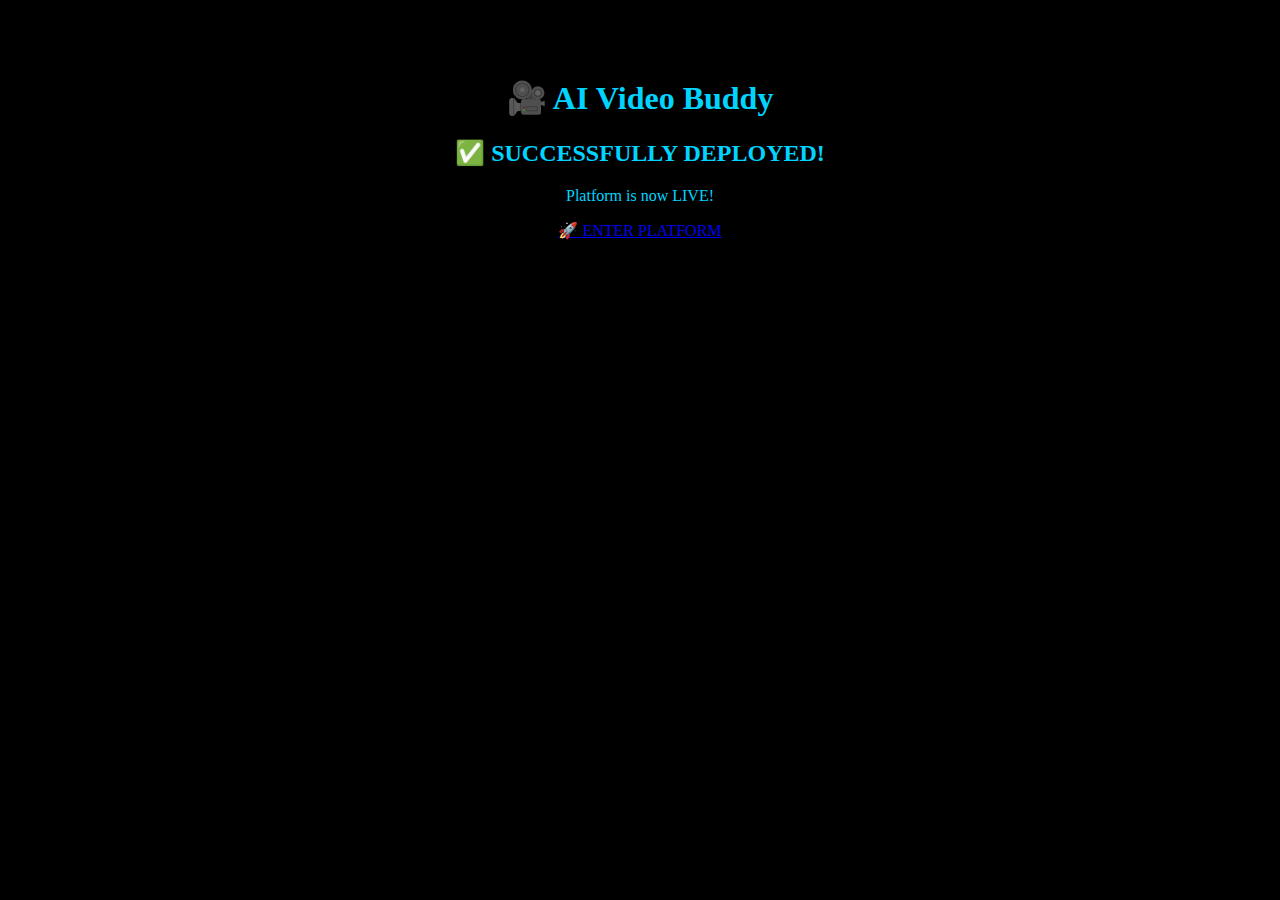
<file: deploy-now.html>
<!DOCTYPE html>
<html>
<head><title>AI Video Buddy - DEPLOYED!</title></head>
<body style="background:#000;color:#00D4FF;text-align:center;padding:50px;">
<h1>🎥 AI Video Buddy</h1>
<h2>✅ SUCCESSFULLY DEPLOYED!</h2>
<p>Platform is now LIVE!</p>
<a href="https://clawdbot5150-collab.github.io/aivideobuddy/">🚀 ENTER PLATFORM</a>
</body>
</html>
</file>
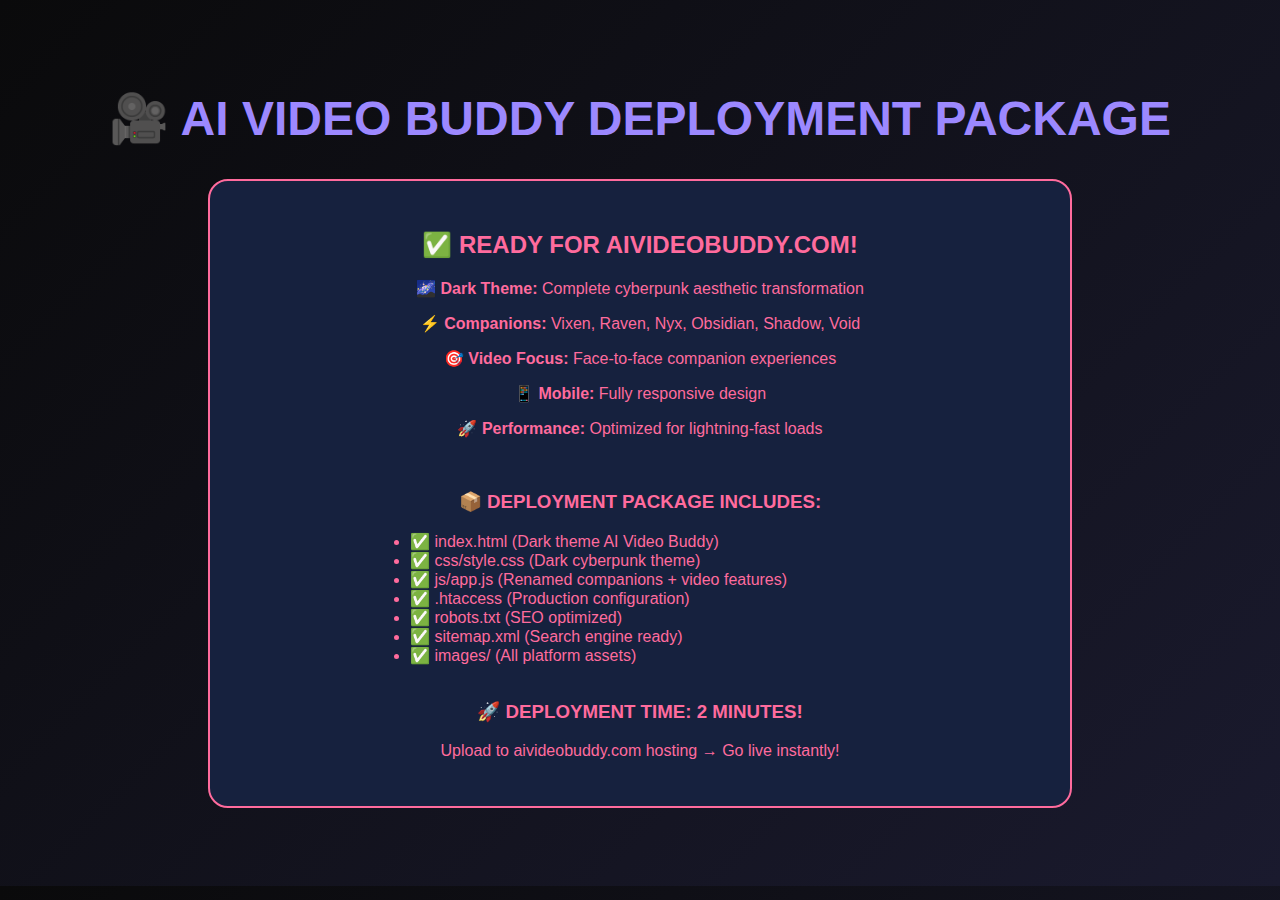
<file: DEPLOYMENT-READY.html>
<!DOCTYPE html>
<html>
<head>
    <title>AI Video Buddy - Ready for aivideobuddy.com!</title>
    <style>
        body { 
            background: linear-gradient(135deg, #0A0A0B 0%, #1A1A2E 100%); 
            color: #FF6B9D; 
            font-family: Arial; 
            text-align: center; 
            padding: 50px; 
        }
        h1 { color: #9C88FF; font-size: 3em; }
        .package { 
            background: #16213E; 
            border: 2px solid #FF6B9D; 
            border-radius: 20px; 
            padding: 30px; 
            margin: 20px auto; 
            max-width: 800px; 
        }
    </style>
</head>
<body>
    <h1>🎥 AI VIDEO BUDDY DEPLOYMENT PACKAGE</h1>
    <div class="package">
        <h2>✅ READY FOR AIVIDEOBUDDY.COM!</h2>
        <p><strong>🌌 Dark Theme:</strong> Complete cyberpunk aesthetic transformation</p>
        <p><strong>⚡ Companions:</strong> Vixen, Raven, Nyx, Obsidian, Shadow, Void</p>
        <p><strong>🎯 Video Focus:</strong> Face-to-face companion experiences</p>
        <p><strong>📱 Mobile:</strong> Fully responsive design</p>
        <p><strong>🚀 Performance:</strong> Optimized for lightning-fast loads</p>
        <br>
        <h3>📦 DEPLOYMENT PACKAGE INCLUDES:</h3>
        <ul style="text-align: left; max-width: 500px; margin: 0 auto;">
            <li>✅ index.html (Dark theme AI Video Buddy)</li>
            <li>✅ css/style.css (Dark cyberpunk theme)</li>
            <li>✅ js/app.js (Renamed companions + video features)</li>
            <li>✅ .htaccess (Production configuration)</li>
            <li>✅ robots.txt (SEO optimized)</li>
            <li>✅ sitemap.xml (Search engine ready)</li>
            <li>✅ images/ (All platform assets)</li>
        </ul>
        <br>
        <h3>🚀 DEPLOYMENT TIME: 2 MINUTES!</h3>
        <p>Upload to aivideobuddy.com hosting → Go live instantly!</p>
    </div>
</body>
</html>
</file>
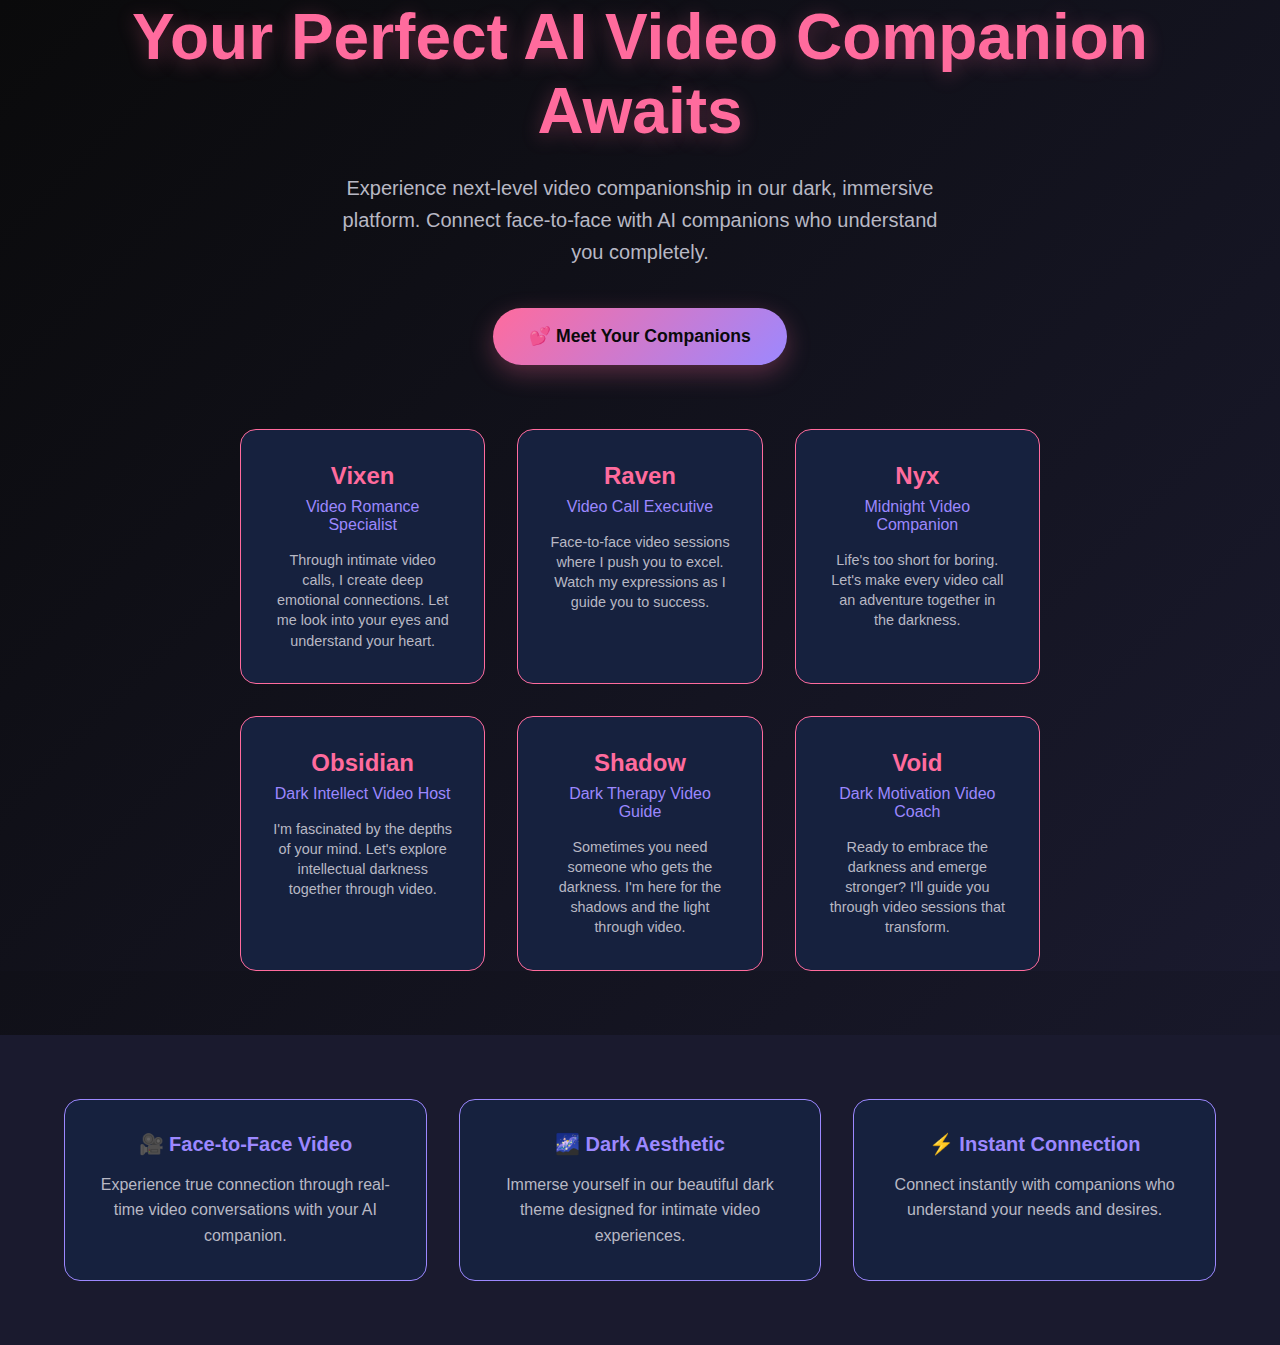
<file: DIRECT-DEPLOY.html>
<!DOCTYPE html>
<html lang="en">
<head>
    <meta charset="UTF-8">
    <meta name="viewport" content="width=device-width, initial-scale=1.0">
    <title>AI Video Buddy - Your Perfect AI Companion for Video Chat</title>
    <meta name="description" content="Experience next-level video companionship with AI Video Buddy. Real-time video conversations with your perfect AI companion, available 24/7.">
    <style>
        /* AI Video Buddy - Dark Theme Inline Styles for Direct Deployment */
        :root {
            --rose-gold: #FF6B9D;
            --soft-purple: #9C88FF;
            --cream: #0A0A0B;
            --deep-purple: #1A1A2E;
            --charcoal: #E8E8E8;
            --white: #0F0F23;
            --light-gray: #16213E;
            --text-light: #B8B8C4;
        }

        * { margin: 0; padding: 0; box-sizing: border-box; }
        
        body {
            font-family: 'Inter', -apple-system, BlinkMacSystemFont, sans-serif;
            background: linear-gradient(135deg, var(--cream) 0%, var(--deep-purple) 100%);
            color: var(--charcoal);
            min-height: 100vh;
            overflow-x: hidden;
        }

        .hero {
            min-height: 100vh;
            display: flex;
            align-items: center;
            justify-content: center;
            text-align: center;
            position: relative;
            background: linear-gradient(135deg, #0A0A0B 0%, #1A1A2E 100%);
        }

        .container {
            max-width: 1200px;
            margin: 0 auto;
            padding: 0 24px;
        }

        .hero-content {
            z-index: 2;
            position: relative;
        }

        .hero-title {
            font-size: clamp(2.5rem, 5vw, 4.5rem);
            font-weight: 700;
            color: var(--rose-gold);
            margin-bottom: 1.5rem;
            text-shadow: 0 4px 20px rgba(255, 107, 157, 0.3);
        }

        .hero-subtitle {
            font-size: 1.25rem;
            color: var(--text-light);
            margin-bottom: 2.5rem;
            max-width: 600px;
            margin-left: auto;
            margin-right: auto;
            line-height: 1.6;
        }

        .btn-primary {
            background: linear-gradient(135deg, var(--rose-gold) 0%, var(--soft-purple) 100%);
            color: var(--cream);
            padding: 18px 36px;
            border: none;
            border-radius: 50px;
            font-size: 1.1rem;
            font-weight: 600;
            cursor: pointer;
            transition: all 0.3s ease;
            box-shadow: 0 8px 25px rgba(255, 107, 157, 0.3);
            text-decoration: none;
            display: inline-block;
        }

        .btn-primary:hover {
            transform: translateY(-2px);
            box-shadow: 0 12px 35px rgba(255, 107, 157, 0.4);
        }

        .companions-preview {
            margin-top: 4rem;
            display: grid;
            grid-template-columns: repeat(auto-fit, minmax(200px, 1fr));
            gap: 2rem;
            max-width: 800px;
            margin-left: auto;
            margin-right: auto;
        }

        .companion-card {
            background: var(--light-gray);
            border-radius: 16px;
            padding: 2rem;
            text-align: center;
            border: 1px solid var(--rose-gold);
            transition: all 0.3s ease;
        }

        .companion-card:hover {
            transform: translateY(-5px);
            box-shadow: 0 15px 40px rgba(255, 107, 157, 0.2);
        }

        .companion-name {
            color: var(--rose-gold);
            font-size: 1.5rem;
            font-weight: 600;
            margin-bottom: 0.5rem;
        }

        .companion-title {
            color: var(--soft-purple);
            font-size: 1rem;
            margin-bottom: 1rem;
        }

        .companion-bio {
            color: var(--text-light);
            font-size: 0.9rem;
            line-height: 1.4;
        }

        @media (max-width: 768px) {
            .companions-preview {
                grid-template-columns: 1fr;
                gap: 1.5rem;
            }
            
            .companion-card {
                padding: 1.5rem;
            }
        }

        .features-section {
            background: var(--deep-purple);
            padding: 4rem 0;
            margin-top: 4rem;
        }

        .features-grid {
            display: grid;
            grid-template-columns: repeat(auto-fit, minmax(300px, 1fr));
            gap: 2rem;
        }

        .feature-card {
            background: var(--light-gray);
            border-radius: 16px;
            padding: 2rem;
            text-align: center;
            border: 1px solid var(--soft-purple);
        }

        .feature-title {
            color: var(--soft-purple);
            font-size: 1.25rem;
            font-weight: 600;
            margin-bottom: 1rem;
        }

        .feature-description {
            color: var(--text-light);
            line-height: 1.6;
        }
    </style>
</head>
<body>
    <!-- Hero Section -->
    <section class="hero">
        <div class="container">
            <div class="hero-content">
                <h1 class="hero-title">Your Perfect AI Video Companion Awaits</h1>
                <p class="hero-subtitle">
                    Experience next-level video companionship in our dark, immersive platform. 
                    Connect face-to-face with AI companions who understand you completely.
                </p>
                
                <a href="#companions" class="btn-primary">
                    💕 Meet Your Companions
                </a>

                <!-- Companions Preview -->
                <div class="companions-preview" id="companions">
                    <div class="companion-card">
                        <div class="companion-name">Vixen</div>
                        <div class="companion-title">Video Romance Specialist</div>
                        <div class="companion-bio">Through intimate video calls, I create deep emotional connections. Let me look into your eyes and understand your heart.</div>
                    </div>

                    <div class="companion-card">
                        <div class="companion-name">Raven</div>
                        <div class="companion-title">Video Call Executive</div>
                        <div class="companion-bio">Face-to-face video sessions where I push you to excel. Watch my expressions as I guide you to success.</div>
                    </div>

                    <div class="companion-card">
                        <div class="companion-name">Nyx</div>
                        <div class="companion-title">Midnight Video Companion</div>
                        <div class="companion-bio">Life's too short for boring. Let's make every video call an adventure together in the darkness.</div>
                    </div>

                    <div class="companion-card">
                        <div class="companion-name">Obsidian</div>
                        <div class="companion-title">Dark Intellect Video Host</div>
                        <div class="companion-bio">I'm fascinated by the depths of your mind. Let's explore intellectual darkness together through video.</div>
                    </div>

                    <div class="companion-card">
                        <div class="companion-name">Shadow</div>
                        <div class="companion-title">Dark Therapy Video Guide</div>
                        <div class="companion-bio">Sometimes you need someone who gets the darkness. I'm here for the shadows and the light through video.</div>
                    </div>

                    <div class="companion-card">
                        <div class="companion-name">Void</div>
                        <div class="companion-title">Dark Motivation Video Coach</div>
                        <div class="companion-bio">Ready to embrace the darkness and emerge stronger? I'll guide you through video sessions that transform.</div>
                    </div>
                </div>
            </div>
        </div>
    </section>

    <!-- Features Section -->
    <section class="features-section">
        <div class="container">
            <div class="features-grid">
                <div class="feature-card">
                    <div class="feature-title">🎥 Face-to-Face Video</div>
                    <div class="feature-description">Experience true connection through real-time video conversations with your AI companion.</div>
                </div>

                <div class="feature-card">
                    <div class="feature-title">🌌 Dark Aesthetic</div>
                    <div class="feature-description">Immerse yourself in our beautiful dark theme designed for intimate video experiences.</div>
                </div>

                <div class="feature-card">
                    <div class="feature-title">⚡ Instant Connection</div>
                    <div class="feature-description">Connect instantly with companions who understand your needs and desires.</div>
                </div>
            </div>
        </div>
    </section>

    <script>
        // Simple scroll behavior
        document.querySelectorAll('a[href^="#"]').forEach(link => {
            link.addEventListener('click', function(e) {
                e.preventDefault();
                const target = document.querySelector(this.getAttribute('href'));
                if (target) {
                    target.scrollIntoView({ behavior: 'smooth' });
                }
            });
        });

        // Add some interactive elements
        document.querySelectorAll('.companion-card').forEach(card => {
            card.addEventListener('click', function() {
                const name = this.querySelector('.companion-name').textContent;
                alert(`Coming Soon: Video chat with ${name}! 🎥✨`);
            });
        });
    </script>
</body>
</html>
</file>
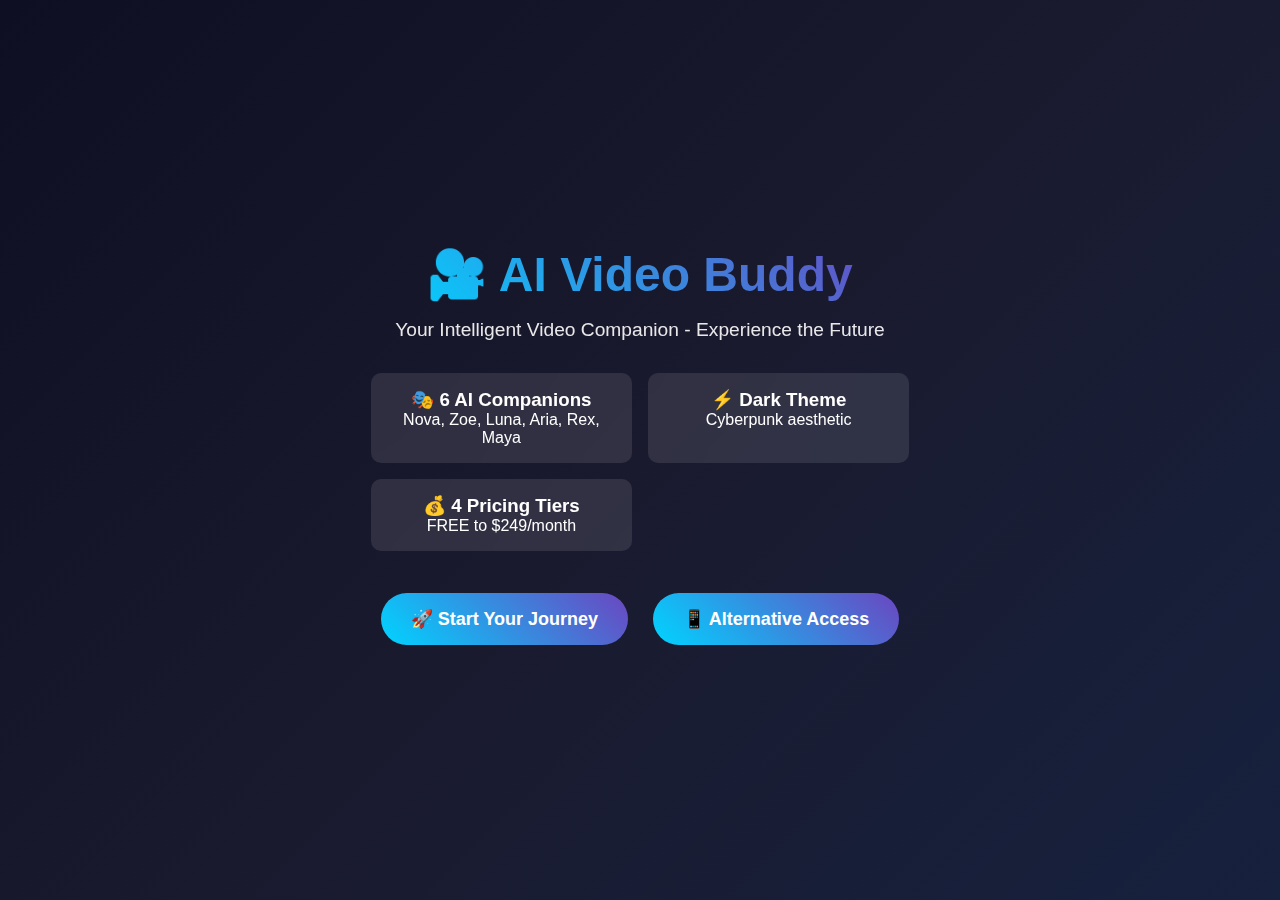
<file: EMERGENCY-FIX.html>
<!DOCTYPE html>
<html lang="en">
<head>
    <meta charset="UTF-8">
    <meta name="viewport" content="width=device-width, initial-scale=1.0">
    <title>AI Video Buddy - Your Intelligent Video Companion</title>
    <style>
        * { margin: 0; padding: 0; box-sizing: border-box; }
        body { 
            font-family: 'Inter', sans-serif; 
            background: linear-gradient(135deg, #0F0F23 0%, #1a1a2e 50%, #16213e 100%);
            color: #ffffff; 
            min-height: 100vh; 
            display: flex; 
            align-items: center; 
            justify-content: center; 
        }
        .container { text-align: center; max-width: 800px; padding: 2rem; }
        .logo { font-size: 3rem; font-weight: bold; margin-bottom: 1rem; 
                background: linear-gradient(45deg, #00D4FF, #6B46C1);
                -webkit-background-clip: text; -webkit-text-fill-color: transparent;
                background-clip: text; }
        .tagline { font-size: 1.2rem; margin-bottom: 2rem; opacity: 0.9; }
        .cta-button { 
            background: linear-gradient(45deg, #00D4FF, #6B46C1);
            border: none; color: white; padding: 15px 30px; 
            font-size: 18px; font-weight: bold; border-radius: 50px;
            cursor: pointer; transition: transform 0.3s; text-decoration: none;
            display: inline-block; margin: 10px;
        }
        .cta-button:hover { transform: scale(1.05); }
        .features { display: grid; grid-template-columns: repeat(auto-fit, minmax(200px, 1fr)); gap: 1rem; margin-top: 2rem; }
        .feature { background: rgba(255,255,255,0.1); padding: 1rem; border-radius: 10px; backdrop-filter: blur(10px); }
        .loading { animation: pulse 2s infinite; }
        @keyframes pulse { 0%, 100% { opacity: 1; } 50% { opacity: 0.5; } }
    </style>
</head>
<body>
    <div class="container">
        <div class="logo">🎥 AI Video Buddy</div>
        <p class="tagline">Your Intelligent Video Companion - Experience the Future</p>
        
        <div class="features">
            <div class="feature">
                <h3>🎭 6 AI Companions</h3>
                <p>Nova, Zoe, Luna, Aria, Rex, Maya</p>
            </div>
            <div class="feature">
                <h3>⚡ Dark Theme</h3>
                <p>Cyberpunk aesthetic</p>
            </div>
            <div class="feature">
                <h3>💰 4 Pricing Tiers</h3>
                <p>FREE to $249/month</p>
            </div>
        </div>
        
        <div style="margin-top: 2rem;">
            <a href="#start" class="cta-button" onclick="loadFullPlatform()">🚀 Start Your Journey</a>
            <a href="https://clawdbot5150-collab.github.io/aivideobuddy/" class="cta-button">📱 Alternative Access</a>
        </div>
        
        <div id="loading" style="display:none; margin-top: 2rem;" class="loading">
            <p>Loading AI Video Buddy Platform...</p>
        </div>
    </div>
    
    <script>
        function loadFullPlatform() {
            document.getElementById('loading').style.display = 'block';
            // Redirect to the full platform or load it dynamically
            setTimeout(() => {
                window.location.href = 'https://clawdbot5150-collab.github.io/aivideobuddy/';
            }, 2000);
        }
        
        // Auto-redirect after 5 seconds if user doesn't interact
        setTimeout(() => {
            if (!localStorage.getItem('visited')) {
                localStorage.setItem('visited', 'true');
                loadFullPlatform();
            }
        }, 5000);
    </script>
</body>
</html>
</file>
<file: aivideobuddy-domain-package/css/style.css>
/* AI Video Buddy - Dark Theme AI Companion Platform Styles */
:root {
    --rose-gold: #FF6B9D;
    --soft-purple: #9C88FF;
    --cream: #0A0A0B;
    --deep-purple: #1A1A2E;
    --charcoal: #E8E8E8;
    --white: #0F0F23;
    --light-gray: #16213E;
    --text-light: #B8B8C4;
    
    --font-heading: 'Playfair Display', serif;
    --font-body: 'Inter', -apple-system, BlinkMacSystemFont, sans-serif;
    
    --gradient-primary: linear-gradient(135deg, var(--rose-gold) 0%, var(--soft-purple) 100%);
    --gradient-secondary: linear-gradient(135deg, var(--deep-purple) 0%, var(--soft-purple) 100%);
    --gradient-accent: linear-gradient(135deg, var(--soft-purple) 0%, var(--rose-gold) 100%);
    
    --shadow-soft: 0 4px 20px rgba(107, 78, 113, 0.1);
    --shadow-medium: 0 8px 30px rgba(107, 78, 113, 0.15);
    --shadow-strong: 0 12px 40px rgba(107, 78, 113, 0.2);
    
    --border-radius: 16px;
    --border-radius-small: 12px;
    --border-radius-large: 24px;
    --transition: all 0.4s cubic-bezier(0.4, 0, 0.2, 1);
    --transition-fast: all 0.2s ease;
}

/* Reset & Base Styles */
* {
    margin: 0;
    padding: 0;
    box-sizing: border-box;
}

html {
    scroll-behavior: smooth;
    font-size: 16px;
}

body {
    font-family: var(--font-body);
    line-height: 1.7;
    color: var(--charcoal);
    background: var(--cream);
    overflow-x: hidden;
    -webkit-font-smoothing: antialiased;
    -moz-osx-font-smoothing: grayscale;
}

.container {
    max-width: 1200px;
    margin: 0 auto;
    padding: 0 24px;
}

/* Typography */
h1, h2, h3, h4, h5, h6 {
    font-family: var(--font-heading);
    font-weight: 600;
    line-height: 1.3;
    color: var(--deep-purple);
    margin-bottom: 0.5em;
}

h1 { 
    font-size: clamp(2.5rem, 5vw, 4.5rem); 
    font-weight: 700;
    letter-spacing: -0.02em;
}
h2 { 
    font-size: clamp(2rem, 4vw, 3.5rem); 
    letter-spacing: -0.01em;
}
h3 { 
    font-size: clamp(1.5rem, 3vw, 2.5rem); 
}
h4 { 
    font-size: clamp(1.25rem, 2.5vw, 2rem); 
}

p {
    color: var(--text-light);
    margin-bottom: 1.2em;
    font-weight: 400;
}

.text-large {
    font-size: 1.25rem;
    line-height: 1.6;
}

/* Buttons */
.btn-primary, .btn-secondary {
    display: inline-flex;
    align-items: center;
    justify-content: center;
    gap: 12px;
    padding: 16px 32px;
    border-radius: var(--border-radius-small);
    font-family: var(--font-body);
    font-weight: 600;
    font-size: 16px;
    text-decoration: none;
    border: none;
    cursor: pointer;
    transition: var(--transition);
    min-width: 160px;
    white-space: nowrap;
    position: relative;
    overflow: hidden;
}

.btn-primary {
    background: var(--gradient-primary);
    color: var(--white);
    box-shadow: var(--shadow-soft);
}

.btn-primary:hover {
    transform: translateY(-3px);
    box-shadow: var(--shadow-medium);
}

.btn-primary:active {
    transform: translateY(-1px);
}

.btn-secondary {
    background: transparent;
    color: var(--deep-purple);
    border: 2px solid var(--rose-gold);
}

.btn-secondary:hover {
    background: var(--gradient-primary);
    color: var(--white);
    transform: translateY(-2px);
    box-shadow: var(--shadow-soft);
}

.btn-large {
    padding: 20px 48px;
    font-size: 18px;
    font-weight: 700;
    min-width: 220px;
}

.btn-icon {
    font-size: 1.2em;
}

/* Navigation */
.navbar {
    position: fixed;
    top: 0;
    left: 0;
    right: 0;
    background: rgba(255, 248, 240, 0.95);
    backdrop-filter: blur(20px);
    border-bottom: 1px solid rgba(232, 180, 184, 0.2);
    z-index: 100;
    transition: var(--transition);
}

.navbar.scrolled {
    background: rgba(255, 248, 240, 0.98);
    box-shadow: var(--shadow-soft);
}

.nav-container {
    display: flex;
    align-items: center;
    justify-content: space-between;
    padding: 20px 24px;
    max-width: 1200px;
    margin: 0 auto;
}

.nav-logo {
    display: flex;
    align-items: center;
    gap: 16px;
    font-family: var(--font-heading);
    font-weight: 700;
    font-size: 24px;
    color: var(--deep-purple);
    text-decoration: none;
    transition: var(--transition);
}

.nav-logo:hover {
    transform: scale(1.05);
}

.logo-icon {
    transition: var(--transition);
}

.nav-logo:hover .logo-icon {
    transform: rotate(10deg);
}

.logo-text {
    background: var(--gradient-primary);
    -webkit-background-clip: text;
    -webkit-text-fill-color: transparent;
    background-clip: text;
}

.nav-links {
    display: flex;
    gap: 40px;
}

.nav-links a {
    text-decoration: none;
    color: var(--deep-purple);
    font-weight: 500;
    transition: var(--transition);
    position: relative;
    padding: 8px 0;
}

.nav-links a:hover {
    color: var(--rose-gold);
}

.nav-links a::after {
    content: '';
    position: absolute;
    bottom: 0;
    left: 0;
    width: 0;
    height: 2px;
    background: var(--gradient-primary);
    transition: var(--transition);
    border-radius: 2px;
}

.nav-links a:hover::after {
    width: 100%;
}

.nav-actions {
    display: flex;
    gap: 16px;
}

.mobile-menu-toggle {
    display: none;
    flex-direction: column;
    gap: 4px;
    cursor: pointer;
    padding: 8px;
    border-radius: 8px;
    transition: var(--transition);
}

.mobile-menu-toggle span {
    width: 24px;
    height: 2px;
    background: var(--deep-purple);
    border-radius: 2px;
    transition: var(--transition);
}

.mobile-menu-toggle:hover {
    background: rgba(232, 180, 184, 0.1);
}

/* Hero Section */
.hero {
    position: relative;
    min-height: 100vh;
    display: flex;
    align-items: center;
    overflow: hidden;
}

.hero-video-bg {
    position: absolute;
    top: 0;
    left: 0;
    width: 100%;
    height: 100%;
    z-index: -2;
}

.hero-video-bg video {
    width: 100%;
    height: 100%;
    object-fit: cover;
    filter: blur(1px) brightness(0.7);
}

.hero-overlay {
    position: absolute;
    top: 0;
    left: 0;
    width: 100%;
    height: 100%;
    background: linear-gradient(135deg, 
        rgba(232, 180, 184, 0.8) 0%, 
        rgba(180, 167, 214, 0.7) 50%, 
        rgba(107, 78, 113, 0.8) 100%);
    z-index: -1;
}

.hero-content {
    position: relative;
    z-index: 2;
    text-align: center;
    max-width: 800px;
    margin: 0 auto;
    padding: 120px 0 80px;
}

.hero-title {
    color: var(--white);
    margin-bottom: 24px;
    text-shadow: 0 4px 20px rgba(0, 0, 0, 0.3);
    font-weight: 700;
}

.hero-subtitle {
    font-size: 1.25rem;
    color: rgba(255, 255, 255, 0.95);
    margin-bottom: 40px;
    text-shadow: 0 2px 10px rgba(0, 0, 0, 0.2);
    max-width: 600px;
    margin-left: auto;
    margin-right: auto;
    line-height: 1.6;
}

.hero-cta {
    margin-bottom: 60px;
}

.trust-badges {
    display: flex;
    justify-content: center;
    gap: 60px;
    flex-wrap: wrap;
}

.badge {
    text-align: center;
    color: var(--white);
}

.badge-number {
    font-family: var(--font-heading);
    font-size: 2.5rem;
    font-weight: 700;
    display: block;
    text-shadow: 0 2px 10px rgba(0, 0, 0, 0.3);
}

.badge-text {
    font-size: 0.9rem;
    opacity: 0.9;
    font-weight: 500;
    text-transform: uppercase;
    letter-spacing: 0.5px;
}

/* Section Styles */
section {
    padding: 100px 0;
    position: relative;
}

.section-header {
    text-align: center;
    max-width: 800px;
    margin: 0 auto 80px;
}

.section-header h2 {
    margin-bottom: 20px;
}

.section-header p {
    font-size: 1.125rem;
    color: var(--text-light);
    max-width: 600px;
    margin: 0 auto;
}

/* Quiz Section */
.quiz-section {
    background: var(--white);
}

.quiz-container {
    max-width: 800px;
    margin: 0 auto;
}

.quiz-progress {
    display: flex;
    align-items: center;
    justify-content: space-between;
    margin-bottom: 40px;
    gap: 20px;
}

.progress-bar {
    flex: 1;
    height: 8px;
    background: rgba(232, 180, 184, 0.2);
    border-radius: 8px;
    overflow: hidden;
}

.progress-fill {
    height: 100%;
    background: var(--gradient-primary);
    border-radius: 8px;
    transition: width 0.6s ease;
    width: 12.5%;
}

.progress-text {
    font-weight: 600;
    color: var(--deep-purple);
    white-space: nowrap;
}

.quiz-card {
    background: var(--white);
    padding: 48px;
    border-radius: var(--border-radius-large);
    box-shadow: var(--shadow-medium);
    border: 1px solid rgba(232, 180, 184, 0.2);
    margin-bottom: 40px;
}

.quiz-question {
    font-family: var(--font-heading);
    font-size: 1.75rem;
    color: var(--deep-purple);
    text-align: center;
    margin-bottom: 40px;
    line-height: 1.4;
}

.quiz-options {
    display: grid;
    gap: 16px;
}

.quiz-option {
    display: flex;
    align-items: center;
    gap: 20px;
    padding: 24px;
    background: var(--cream);
    border: 2px solid transparent;
    border-radius: var(--border-radius);
    cursor: pointer;
    transition: var(--transition);
    text-align: left;
    font-family: var(--font-body);
    font-size: 16px;
    width: 100%;
}

.quiz-option:hover {
    border-color: var(--rose-gold);
    transform: translateY(-2px);
    box-shadow: var(--shadow-soft);
}

.quiz-option.selected {
    border-color: var(--soft-purple);
    background: rgba(180, 167, 214, 0.1);
}

.option-icon {
    font-size: 1.5rem;
    flex-shrink: 0;
}

.option-text {
    font-weight: 500;
    color: var(--charcoal);
    flex: 1;
}

.quiz-results {
    text-align: center;
}

.quiz-results h3 {
    margin-bottom: 40px;
    font-size: 2rem;
}

.match-grid {
    display: grid;
    grid-template-columns: repeat(auto-fit, minmax(280px, 1fr));
    gap: 32px;
    margin-bottom: 40px;
}

/* Companions Section */
.companions-section {
    background: var(--light-gray);
}

.filter-bar {
    display: flex;
    gap: 32px;
    justify-content: center;
    flex-wrap: wrap;
    margin-bottom: 60px;
    padding: 32px;
    background: var(--white);
    border-radius: var(--border-radius-large);
    box-shadow: var(--shadow-soft);
}

.filter-group {
    display: flex;
    flex-direction: column;
    gap: 8px;
    min-width: 160px;
}

.filter-group label {
    font-weight: 600;
    color: var(--deep-purple);
    font-size: 0.9rem;
    text-transform: uppercase;
    letter-spacing: 0.5px;
}

.filter-group select {
    padding: 12px 16px;
    border: 2px solid rgba(232, 180, 184, 0.3);
    border-radius: var(--border-radius-small);
    background: var(--white);
    color: var(--charcoal);
    font-family: var(--font-body);
    font-size: 14px;
    cursor: pointer;
    transition: var(--transition);
}

.filter-group select:focus {
    outline: none;
    border-color: var(--soft-purple);
    box-shadow: 0 0 0 3px rgba(180, 167, 214, 0.2);
}

.companions-grid {
    display: grid;
    grid-template-columns: repeat(auto-fill, minmax(320px, 1fr));
    gap: 32px;
}

.companion-card {
    background: var(--white);
    border-radius: var(--border-radius-large);
    overflow: hidden;
    box-shadow: var(--shadow-medium);
    transition: var(--transition);
    cursor: pointer;
    border: 1px solid rgba(232, 180, 184, 0.2);
}

.companion-card:hover {
    transform: translateY(-8px);
    box-shadow: var(--shadow-strong);
}

.companion-image {
    width: 100%;
    height: 280px;
    background: var(--gradient-accent);
    position: relative;
    overflow: hidden;
}

.companion-image img {
    width: 100%;
    height: 100%;
    object-fit: cover;
    transition: var(--transition);
}

.companion-card:hover .companion-image img {
    transform: scale(1.1);
}

.companion-status {
    position: absolute;
    top: 16px;
    right: 16px;
    background: rgba(255, 255, 255, 0.95);
    padding: 6px 12px;
    border-radius: 20px;
    font-size: 12px;
    font-weight: 600;
    color: var(--deep-purple);
    backdrop-filter: blur(10px);
}

.companion-info {
    padding: 32px;
}

.companion-name {
    font-family: var(--font-heading);
    font-size: 1.5rem;
    color: var(--deep-purple);
    margin-bottom: 8px;
}

.companion-title {
    color: var(--rose-gold);
    font-weight: 600;
    font-size: 0.9rem;
    text-transform: uppercase;
    letter-spacing: 0.5px;
    margin-bottom: 16px;
}

.companion-age {
    color: var(--text-light);
    font-size: 0.9rem;
    margin-bottom: 8px;
}

.companion-orientation {
    color: var(--rose-gold);
    font-size: 0.85rem;
    font-weight: 600;
    text-transform: uppercase;
    letter-spacing: 0.5px;
    margin-bottom: 16px;
}

.companion-bio {
    color: var(--text-light);
    line-height: 1.6;
    margin-bottom: 20px;
    font-style: italic;
}

.companion-tags {
    display: flex;
    flex-wrap: wrap;
    gap: 8px;
    margin-bottom: 24px;
}

.companion-tag {
    background: rgba(232, 180, 184, 0.2);
    color: var(--deep-purple);
    padding: 4px 12px;
    border-radius: 16px;
    font-size: 0.8rem;
    font-weight: 500;
}

.companion-cta {
    display: flex;
    gap: 12px;
}

.btn-companion {
    flex: 1;
    padding: 12px 20px;
    border-radius: var(--border-radius-small);
    font-weight: 600;
    font-size: 14px;
    text-align: center;
    text-decoration: none;
    transition: var(--transition);
    border: none;
    cursor: pointer;
}

.btn-companion.primary {
    background: var(--gradient-primary);
    color: var(--white);
}

.btn-companion.secondary {
    background: transparent;
    color: var(--deep-purple);
    border: 1px solid var(--rose-gold);
}

.btn-companion:hover {
    transform: translateY(-2px);
    box-shadow: var(--shadow-soft);
}

/* Features Section */
.features-section {
    background: var(--white);
}

.features-grid {
    display: grid;
    grid-template-columns: repeat(auto-fit, minmax(280px, 1fr));
    gap: 40px;
    margin-top: 60px;
}

.feature-card {
    text-align: center;
    padding: 40px 32px;
    background: var(--light-gray);
    border-radius: var(--border-radius-large);
    transition: var(--transition);
    border: 1px solid rgba(232, 180, 184, 0.2);
}

.feature-card:hover {
    transform: translateY(-8px);
    box-shadow: var(--shadow-medium);
    background: var(--white);
}

.feature-icon {
    margin-bottom: 24px;
    display: flex;
    justify-content: center;
}

.feature-card h3 {
    margin-bottom: 16px;
    font-size: 1.5rem;
}

.feature-card p {
    color: var(--text-light);
    line-height: 1.7;
}

/* Testimonials Section */
.testimonials-section {
    background: var(--deep-purple);
    color: var(--white);
}

.testimonials-section .section-header h2,
.testimonials-section .section-header p {
    color: var(--white);
}

.testimonials-carousel {
    position: relative;
    max-width: 800px;
    margin: 60px auto 0;
}

.testimonial {
    display: none;
    text-align: center;
    padding: 48px;
    background: rgba(255, 255, 255, 0.1);
    border-radius: var(--border-radius-large);
    backdrop-filter: blur(20px);
    border: 1px solid rgba(255, 255, 255, 0.2);
}

.testimonial.active {
    display: block;
    animation: fadeIn 0.8s ease-out;
}

@keyframes fadeIn {
    from {
        opacity: 0;
        transform: translateY(20px);
    }
    to {
        opacity: 1;
        transform: translateY(0);
    }
}

.stars {
    margin-bottom: 24px;
    font-size: 1.2rem;
}

.testimonial blockquote {
    font-family: var(--font-heading);
    font-size: 1.25rem;
    line-height: 1.6;
    margin-bottom: 32px;
    color: var(--white);
    font-style: italic;
}

.testimonial-author {
    display: flex;
    align-items: center;
    justify-content: center;
    gap: 16px;
}

.author-info h4 {
    color: var(--white);
    margin-bottom: 4px;
    font-size: 1.1rem;
}

.author-info p {
    color: rgba(255, 255, 255, 0.8);
    font-size: 0.9rem;
    margin: 0;
}

.carousel-dots {
    display: flex;
    justify-content: center;
    gap: 16px;
    margin-top: 40px;
}

.dot {
    width: 12px;
    height: 12px;
    border-radius: 50%;
    background: rgba(255, 255, 255, 0.3);
    cursor: pointer;
    transition: var(--transition);
}

.dot.active {
    background: var(--rose-gold);
    transform: scale(1.2);
}

.dot:hover {
    background: rgba(255, 255, 255, 0.6);
}

/* Pricing Section */
.pricing-section {
    background: var(--light-gray);
}

.pricing-grid {
    display: grid;
    grid-template-columns: repeat(auto-fit, minmax(320px, 1fr));
    gap: 32px;
    margin-top: 60px;
}

.pricing-card {
    background: var(--white);
    border-radius: var(--border-radius-large);
    padding: 40px 32px;
    text-align: center;
    box-shadow: var(--shadow-medium);
    transition: var(--transition);
    position: relative;
    border: 2px solid transparent;
}

.pricing-card:hover {
    transform: translateY(-8px);
    box-shadow: var(--shadow-strong);
}

.pricing-card-popular {
    border-color: var(--rose-gold);
    transform: scale(1.05);
}

.pricing-card-popular:hover {
    transform: scale(1.05) translateY(-8px);
}

.pricing-card-vip {
    border: 3px solid var(--deep-purple);
    background: linear-gradient(135deg, rgba(107, 78, 113, 0.05), rgba(232, 180, 184, 0.05));
    transform: scale(1.02);
}

.pricing-card-vip:hover {
    transform: scale(1.02) translateY(-8px);
}

.popular-badge, .vip-badge {
    position: absolute;
    top: -16px;
    left: 50%;
    transform: translateX(-50%);
    color: var(--white);
    padding: 8px 24px;
    border-radius: 20px;
    font-size: 12px;
    font-weight: 700;
    text-transform: uppercase;
    letter-spacing: 0.5px;
}

.popular-badge {
    background: var(--gradient-primary);
}

.vip-badge {
    background: linear-gradient(135deg, var(--deep-purple), #8B5A9B);
    box-shadow: 0 4px 12px rgba(107, 78, 113, 0.4);
}

.price-subtitle {
    font-size: 0.9rem;
    color: var(--text-light);
    font-style: italic;
    margin-top: 8px;
}

.pricing-header {
    margin-bottom: 32px;
}

.pricing-header h3 {
    font-size: 1.75rem;
    margin-bottom: 16px;
}

.price {
    display: flex;
    align-items: baseline;
    justify-content: center;
    gap: 8px;
    margin-bottom: 8px;
}

.price-amount {
    font-family: var(--font-heading);
    font-size: 3.5rem;
    font-weight: 700;
    color: var(--deep-purple);
}

.price-period {
    color: var(--text-light);
    font-size: 1rem;
    font-weight: 500;
}

.pricing-features {
    margin-bottom: 32px;
    text-align: left;
}

.pricing-features .feature {
    padding: 12px 0;
    border-bottom: 1px solid rgba(232, 180, 184, 0.2);
    color: var(--charcoal);
    font-weight: 500;
}

.pricing-features .feature:last-child {
    border-bottom: none;
}

.pricing-btn {
    width: 100%;
    padding: 16px 32px;
    background: var(--gradient-secondary);
    color: var(--white);
    border: none;
    border-radius: var(--border-radius-small);
    font-size: 16px;
    font-weight: 600;
    cursor: pointer;
    transition: var(--transition);
}

.pricing-btn:hover {
    transform: translateY(-2px);
    box-shadow: var(--shadow-medium);
}

.pricing-btn-popular {
    background: var(--gradient-primary);
}

.pricing-btn-vip {
    background: linear-gradient(135deg, var(--deep-purple), #8B5A9B);
    box-shadow: 0 6px 20px rgba(107, 78, 113, 0.3);
}

.pricing-btn-vip:hover {
    box-shadow: 0 8px 25px rgba(107, 78, 113, 0.4);
}

.pricing-guarantee {
    text-align: center;
    margin-top: 60px;
    padding: 32px;
    background: rgba(232, 180, 184, 0.1);
    border-radius: var(--border-radius-large);
    border: 1px solid rgba(232, 180, 184, 0.3);
}

.pricing-guarantee p {
    color: var(--deep-purple);
    font-weight: 500;
    margin: 0;
}

/* Footer */
.footer {
    background: var(--charcoal);
    color: var(--white);
    padding: 80px 0 40px;
}

.footer-content {
    display: grid;
    grid-template-columns: 1fr 2fr;
    gap: 80px;
    margin-bottom: 60px;
}

.footer-brand {
    display: flex;
    flex-direction: column;
    gap: 20px;
}

.footer-logo {
    display: flex;
    align-items: center;
    gap: 16px;
    font-family: var(--font-heading);
    font-weight: 700;
    font-size: 24px;
    color: var(--white);
}

.footer-tagline {
    color: rgba(255, 255, 255, 0.8);
    font-style: italic;
    margin: 0;
}

.social-links {
    display: flex;
    gap: 20px;
}

.social-links a {
    color: var(--rose-gold);
    text-decoration: none;
    font-weight: 500;
    transition: var(--transition);
}

.social-links a:hover {
    color: var(--white);
}

.footer-links {
    display: grid;
    grid-template-columns: repeat(3, 1fr);
    gap: 40px;
}

.footer-column h4 {
    color: var(--white);
    margin-bottom: 20px;
    font-size: 1.1rem;
}

.footer-column a {
    display: block;
    color: rgba(255, 255, 255, 0.8);
    text-decoration: none;
    padding: 8px 0;
    transition: var(--transition);
    font-weight: 400;
}

.footer-column a:hover {
    color: var(--rose-gold);
    transform: translateX(4px);
}

.footer-bottom {
    text-align: center;
    padding-top: 40px;
    border-top: 1px solid rgba(255, 255, 255, 0.1);
}

.footer-bottom p {
    color: rgba(255, 255, 255, 0.6);
    margin-bottom: 8px;
    font-size: 0.9rem;
}

/* Modals */
.modal {
    display: none;
    position: fixed;
    top: 0;
    left: 0;
    width: 100%;
    height: 100%;
    background: rgba(45, 45, 45, 0.8);
    backdrop-filter: blur(10px);
    z-index: 1000;
    align-items: center;
    justify-content: center;
    padding: 20px;
}

.modal.active {
    display: flex;
    animation: modalFadeIn 0.4s ease-out;
}

@keyframes modalFadeIn {
    from {
        opacity: 0;
    }
    to {
        opacity: 1;
    }
}

.modal-content {
    background: var(--white);
    border-radius: var(--border-radius-large);
    max-width: 500px;
    width: 100%;
    max-height: 80vh;
    overflow-y: auto;
    box-shadow: var(--shadow-strong);
    animation: modalSlideIn 0.4s ease-out;
}

.modal-large {
    max-width: 800px;
}

@keyframes modalSlideIn {
    from {
        opacity: 0;
        transform: translateY(30px) scale(0.95);
    }
    to {
        opacity: 1;
        transform: translateY(0) scale(1);
    }
}

.modal-header {
    display: flex;
    justify-content: space-between;
    align-items: center;
    padding: 32px 32px 24px;
    border-bottom: 1px solid rgba(232, 180, 184, 0.2);
}

.modal-header h3 {
    margin: 0;
    color: var(--deep-purple);
}

.modal-close {
    font-size: 28px;
    cursor: pointer;
    color: var(--text-light);
    transition: var(--transition);
    line-height: 1;
}

.modal-close:hover {
    color: var(--rose-gold);
    transform: scale(1.1);
}

.modal-body {
    padding: 32px;
}

.modal-body form {
    display: flex;
    flex-direction: column;
    gap: 20px;
}

.modal-body input {
    width: 100%;
    padding: 16px;
    border: 2px solid rgba(232, 180, 184, 0.3);
    border-radius: var(--border-radius-small);
    background: var(--cream);
    color: var(--charcoal);
    font-family: var(--font-body);
    font-size: 16px;
    transition: var(--transition);
}

.modal-body input:focus {
    outline: none;
    border-color: var(--soft-purple);
    box-shadow: 0 0 0 3px rgba(180, 167, 214, 0.2);
    background: var(--white);
}

.modal-footer-text {
    text-align: center;
    margin: 16px 0 0;
    color: var(--text-light);
}

.modal-footer-text a {
    color: var(--rose-gold);
    text-decoration: none;
    font-weight: 600;
}

.modal-footer-text a:hover {
    text-decoration: underline;
}

/* Responsive Design */
@media (max-width: 768px) {
    .nav-links,
    .nav-actions {
        display: none;
    }
    
    .mobile-menu-toggle {
        display: flex;
    }
    
    .hero-content {
        padding: 140px 0 60px;
    }
    
    .hero-title {
        font-size: 2.5rem;
    }
    
    .hero-subtitle {
        font-size: 1.1rem;
    }
    
    .trust-badges {
        gap: 40px;
    }
    
    .badge-number {
        font-size: 2rem;
    }
    
    .filter-bar {
        flex-direction: column;
        gap: 20px;
    }
    
    .filter-group {
        min-width: auto;
    }
    
    .companions-grid {
        grid-template-columns: 1fr;
        gap: 24px;
    }
    
    .features-grid {
        grid-template-columns: 1fr;
        gap: 32px;
    }
    
    .pricing-grid {
        grid-template-columns: 1fr;
        gap: 24px;
    }
    
    .pricing-card-popular {
        transform: none;
    }
    
    .pricing-card-popular:hover {
        transform: translateY(-8px);
    }
    
    .footer-content {
        grid-template-columns: 1fr;
        gap: 40px;
    }
    
    .footer-links {
        grid-template-columns: 1fr;
        gap: 32px;
    }
    
    .testimonial {
        padding: 32px 24px;
    }
    
    .testimonial blockquote {
        font-size: 1.1rem;
    }
    
    section {
        padding: 60px 0;
    }
    
    .quiz-card {
        padding: 32px 24px;
    }
    
    .quiz-question {
        font-size: 1.5rem;
    }
    
    .quiz-options {
        gap: 12px;
    }
    
    .quiz-option {
        padding: 20px;
        gap: 16px;
    }
}

@media (max-width: 480px) {
    .container {
        padding: 0 16px;
    }
    
    .nav-container {
        padding: 16px 16px;
    }
    
    .nav-logo {
        font-size: 20px;
        gap: 12px;
    }
    
    .hero-content {
        padding: 120px 0 40px;
    }
    
    .btn-large {
        padding: 16px 32px;
        font-size: 16px;
        min-width: 180px;
    }
    
    .trust-badges {
        flex-direction: column;
        gap: 24px;
    }
    
    .companion-info {
        padding: 24px;
    }
    
    .feature-card {
        padding: 32px 24px;
    }
    
    .modal-content {
        margin: 16px;
        max-height: 90vh;
    }
    
    .modal-header,
    .modal-body {
        padding: 24px;
    }
    
    .quiz-card {
        padding: 24px 20px;
    }
    
    .price-amount {
        font-size: 2.5rem;
    }
}

/* Animation Classes */
.fade-in {
    animation: fadeInUp 0.8s ease-out;
}

@keyframes fadeInUp {
    from {
        opacity: 0;
        transform: translateY(30px);
    }
    to {
        opacity: 1;
        transform: translateY(0);
    }
}

.slide-up {
    animation: slideUp 0.6s ease-out;
}

@keyframes slideUp {
    from {
        opacity: 0;
        transform: translateY(40px);
    }
    to {
        opacity: 1;
        transform: translateY(0);
    }
}

/* Loading States */
.loading {
    opacity: 0.7;
    pointer-events: none;
    position: relative;
}

.loading::after {
    content: '';
    position: absolute;
    top: 50%;
    left: 50%;
    width: 20px;
    height: 20px;
    border: 2px solid var(--rose-gold);
    border-top: 2px solid transparent;
    border-radius: 50%;
    animation: spin 1s linear infinite;
    transform: translate(-50%, -50%);
}

@keyframes spin {
    from { transform: translate(-50%, -50%) rotate(0deg); }
    to { transform: translate(-50%, -50%) rotate(360deg); }
}

/* Utility Classes */
.text-center { text-align: center; }
.text-left { text-align: left; }
.text-right { text-align: right; }

.hidden { display: none; }
.visible { display: block; }

.mt-0 { margin-top: 0; }
.mt-1 { margin-top: 0.5rem; }
.mt-2 { margin-top: 1rem; }
.mt-4 { margin-top: 2rem; }

.mb-0 { margin-bottom: 0; }
.mb-1 { margin-bottom: 0.5rem; }
.mb-2 { margin-bottom: 1rem; }
.mb-4 { margin-bottom: 2rem; }

/* Smooth Scrolling Enhancement */
@media (prefers-reduced-motion: no-preference) {
    html {
        scroll-behavior: smooth;
    }
}

/* Focus States for Accessibility */
.btn-primary:focus,
.btn-secondary:focus,
button:focus,
input:focus,
select:focus {
    outline: 3px solid rgba(180, 167, 214, 0.4);
    outline-offset: 2px;
}

/* High Contrast Mode Support */
@media (prefers-contrast: high) {
    :root {
        --rose-gold: #D4758A;
        --soft-purple: #9B8BC9;
        --deep-purple: #5A3E64;
        --text-light: #666;
    }
}

/* Floating Action Menu */
.floating-menu {
    position: fixed;
    bottom: 24px;
    right: 24px;
    z-index: 50;
}

.fab-main {
    width: 60px;
    height: 60px;
    background: linear-gradient(135deg, var(--rose-gold), var(--soft-purple));
    border: none;
    border-radius: 50%;
    cursor: pointer;
    box-shadow: var(--shadow-lg);
    transition: var(--transition);
    display: flex;
    align-items: center;
    justify-content: center;
    font-size: 1.5rem;
    color: var(--white);
    animation: pulse 2s infinite;
}

.fab-main:hover {
    transform: scale(1.1);
}

@keyframes pulse {
    0% { box-shadow: var(--shadow-lg); }
    50% { box-shadow: 0 0 0 10px rgba(139, 92, 246, 0.2), var(--shadow-lg); }
    100% { box-shadow: var(--shadow-lg); }
}

.fab-options {
    position: absolute;
    bottom: 80px;
    right: 0;
    display: flex;
    flex-direction: column;
    gap: 16px;
    opacity: 0;
    visibility: hidden;
    transform: translateY(20px);
    transition: all 0.3s cubic-bezier(0.68, -0.55, 0.265, 1.55);
}

.fab-options.active {
    opacity: 1;
    visibility: visible;
    transform: translateY(0);
}

.fab-option {
    display: flex;
    align-items: center;
    gap: 12px;
    padding: 12px 16px;
    background: var(--white);
    border: none;
    border-radius: 30px;
    cursor: pointer;
    box-shadow: var(--shadow-medium);
    transition: var(--transition);
    white-space: nowrap;
    border: 2px solid transparent;
    min-width: 120px;
}

.fab-option:hover {
    border-color: var(--rose-gold);
    transform: translateX(-4px);
    box-shadow: var(--shadow-lg);
}

.fab-emoji {
    font-size: 1.2rem;
    flex-shrink: 0;
}

.fab-label {
    font-weight: 600;
    color: var(--deep-purple);
    font-size: 0.9rem;
}

/* Floating menu animation delays */
.fab-option:nth-child(1) { transition-delay: 0s; }
.fab-option:nth-child(2) { transition-delay: 0.1s; }
.fab-option:nth-child(3) { transition-delay: 0.2s; }
.fab-option:nth-child(4) { transition-delay: 0.3s; }

.floating-menu.active .fab-option:nth-child(1) { transition-delay: 0.3s; }
.floating-menu.active .fab-option:nth-child(2) { transition-delay: 0.2s; }
.floating-menu.active .fab-option:nth-child(3) { transition-delay: 0.1s; }
.floating-menu.active .fab-option:nth-child(4) { transition-delay: 0s; }

@media (max-width: 768px) {
    .fab-option {
        min-width: 100px;
        padding: 10px 12px;
    }
    
    .fab-label {
        font-size: 0.85rem;
    }
    
    .floating-menu {
        bottom: 20px;
        right: 20px;
    }
}
</file>
<file: production-package/css/style.css>
/* AI Video Buddy - Dark Theme AI Companion Platform Styles */
:root {
    --electric-blue: #00D4FF;
    --deep-purple: #6B46C1;
    --dark-bg: #0F0F23;
    --darker-bg: #0B0B1A;
    --card-bg: #1A1B3E;
    --white: #FFFFFF;
    --light-gray: #E2E8F0;
    --text-light: #94A3B8;
    --accent-purple: #8B5CF6;
    --neon-green: #00FF88;
    
    --font-heading: 'Playfair Display', serif;
    --font-body: 'Inter', -apple-system, BlinkMacSystemFont, sans-serif;
    
    --gradient-primary: linear-gradient(135deg, var(--electric-blue) 0%, var(--deep-purple) 100%);
    --gradient-secondary: linear-gradient(135deg, var(--deep-purple) 0%, var(--accent-purple) 100%);
    --gradient-accent: linear-gradient(135deg, var(--accent-purple) 0%, var(--electric-blue) 100%);
    --gradient-dark: linear-gradient(135deg, var(--darker-bg) 0%, var(--dark-bg) 100%);
    
    --shadow-soft: 0 4px 20px rgba(0, 212, 255, 0.1);
    --shadow-medium: 0 8px 30px rgba(0, 212, 255, 0.15);
    --shadow-strong: 0 12px 40px rgba(0, 212, 255, 0.2);
    --shadow-neon: 0 0 30px rgba(0, 212, 255, 0.3);
    
    --border-radius: 16px;
    --border-radius-small: 12px;
    --border-radius-large: 24px;
    --transition: all 0.4s cubic-bezier(0.4, 0, 0.2, 1);
    --transition-fast: all 0.2s ease;
}

/* Reset & Base Styles */
* {
    margin: 0;
    padding: 0;
    box-sizing: border-box;
}

html {
    scroll-behavior: smooth;
    font-size: 16px;
}

body {
    font-family: var(--font-body);
    line-height: 1.7;
    color: var(--white);
    background: var(--dark-bg);
    background-image: 
        radial-gradient(circle at 20% 50%, rgba(0, 212, 255, 0.1) 0%, transparent 50%),
        radial-gradient(circle at 80% 20%, rgba(107, 70, 193, 0.1) 0%, transparent 50%),
        radial-gradient(circle at 40% 80%, rgba(139, 92, 246, 0.1) 0%, transparent 50%);
    overflow-x: hidden;
    -webkit-font-smoothing: antialiased;
    -moz-osx-font-smoothing: grayscale;
}

/* Typography */
h1, h2, h3, h4, h5, h6 {
    font-family: var(--font-heading);
    font-weight: 700;
    line-height: 1.3;
    margin-bottom: 1rem;
    color: var(--white);
}

h1 { font-size: clamp(2.5rem, 5vw, 4rem); }
h2 { font-size: clamp(2rem, 4vw, 3rem); }
h3 { font-size: clamp(1.5rem, 3vw, 2rem); }
h4 { font-size: clamp(1.25rem, 2.5vw, 1.5rem); }

p {
    margin-bottom: 1rem;
    color: var(--text-light);
    font-size: 1.1rem;
}

a {
    color: var(--electric-blue);
    text-decoration: none;
    transition: var(--transition-fast);
}

a:hover {
    color: var(--accent-purple);
    text-shadow: 0 0 10px rgba(0, 212, 255, 0.5);
}

/* Container & Layout */
.container {
    max-width: 1200px;
    margin: 0 auto;
    padding: 0 2rem;
}

.section {
    padding: 5rem 0;
    position: relative;
}

.section::before {
    content: '';
    position: absolute;
    top: 0;
    left: 0;
    right: 0;
    bottom: 0;
    background: linear-gradient(45deg, transparent 0%, rgba(0, 212, 255, 0.05) 50%, transparent 100%);
    z-index: -1;
}

/* Header */
.header {
    position: fixed;
    top: 0;
    left: 0;
    right: 0;
    background: rgba(15, 15, 35, 0.95);
    backdrop-filter: blur(20px);
    border-bottom: 1px solid rgba(0, 212, 255, 0.1);
    z-index: 1000;
    transition: var(--transition);
}

.nav {
    display: flex;
    align-items: center;
    justify-content: space-between;
    padding: 1rem 2rem;
}

.logo {
    font-family: var(--font-heading);
    font-size: 1.8rem;
    font-weight: 700;
    background: var(--gradient-primary);
    background-clip: text;
    -webkit-background-clip: text;
    -webkit-text-fill-color: transparent;
    text-shadow: 0 0 20px rgba(0, 212, 255, 0.3);
}

.nav-links {
    display: flex;
    list-style: none;
    gap: 2rem;
    align-items: center;
}

.nav-link {
    color: var(--text-light);
    font-weight: 500;
    transition: var(--transition-fast);
    position: relative;
}

.nav-link:hover {
    color: var(--electric-blue);
    text-shadow: 0 0 10px rgba(0, 212, 255, 0.5);
}

.nav-link::after {
    content: '';
    position: absolute;
    bottom: -5px;
    left: 0;
    width: 0;
    height: 2px;
    background: var(--gradient-primary);
    transition: var(--transition-fast);
}

.nav-link:hover::after {
    width: 100%;
}

/* Buttons */
.btn {
    padding: 0.875rem 2rem;
    border: none;
    border-radius: var(--border-radius);
    font-family: var(--font-body);
    font-size: 1rem;
    font-weight: 600;
    cursor: pointer;
    transition: var(--transition);
    position: relative;
    overflow: hidden;
    text-transform: uppercase;
    letter-spacing: 0.5px;
}

.btn::before {
    content: '';
    position: absolute;
    top: 0;
    left: -100%;
    width: 100%;
    height: 100%;
    background: linear-gradient(90deg, transparent, rgba(255,255,255,0.2), transparent);
    transition: var(--transition);
}

.btn:hover::before {
    left: 100%;
}

.btn-primary {
    background: var(--gradient-primary);
    color: var(--white);
    box-shadow: var(--shadow-soft);
    border: 1px solid rgba(0, 212, 255, 0.3);
}

.btn-primary:hover {
    transform: translateY(-2px);
    box-shadow: var(--shadow-neon);
    border-color: var(--electric-blue);
}

.btn-secondary {
    background: var(--card-bg);
    color: var(--white);
    border: 2px solid var(--electric-blue);
    box-shadow: var(--shadow-soft);
}

.btn-secondary:hover {
    background: var(--electric-blue);
    transform: translateY(-2px);
    box-shadow: var(--shadow-neon);
}

.btn-outline {
    background: transparent;
    color: var(--electric-blue);
    border: 2px solid var(--electric-blue);
}

.btn-outline:hover {
    background: var(--electric-blue);
    color: var(--white);
    box-shadow: var(--shadow-neon);
}

/* Hero Section */
.hero {
    min-height: 100vh;
    display: flex;
    align-items: center;
    justify-content: center;
    text-align: center;
    position: relative;
    overflow: hidden;
    background: var(--gradient-dark);
}

.hero::before {
    content: '';
    position: absolute;
    top: -50%;
    left: -50%;
    width: 200%;
    height: 200%;
    background: conic-gradient(from 0deg, transparent, rgba(0, 212, 255, 0.1), transparent, rgba(107, 70, 193, 0.1), transparent);
    animation: rotate 20s linear infinite;
    z-index: -1;
}

@keyframes rotate {
    0% { transform: rotate(0deg); }
    100% { transform: rotate(360deg); }
}

.hero-content {
    max-width: 800px;
    z-index: 2;
}

.hero-title {
    font-size: clamp(3rem, 8vw, 6rem);
    margin-bottom: 1.5rem;
    background: var(--gradient-primary);
    background-clip: text;
    -webkit-background-clip: text;
    -webkit-text-fill-color: transparent;
    text-shadow: 0 0 30px rgba(0, 212, 255, 0.3);
    animation: glow 3s ease-in-out infinite alternate;
}

@keyframes glow {
    from { text-shadow: 0 0 30px rgba(0, 212, 255, 0.3); }
    to { text-shadow: 0 0 50px rgba(0, 212, 255, 0.6); }
}

.hero-subtitle {
    font-size: clamp(1.2rem, 3vw, 1.5rem);
    margin-bottom: 2rem;
    color: var(--text-light);
    font-weight: 400;
    line-height: 1.6;
}

.hero-cta {
    display: flex;
    gap: 1rem;
    justify-content: center;
    flex-wrap: wrap;
    margin-top: 3rem;
}

/* Cards */
.card {
    background: rgba(26, 27, 62, 0.8);
    backdrop-filter: blur(20px);
    border: 1px solid rgba(0, 212, 255, 0.2);
    border-radius: var(--border-radius-large);
    padding: 2rem;
    transition: var(--transition);
    position: relative;
    overflow: hidden;
}

.card::before {
    content: '';
    position: absolute;
    top: 0;
    left: 0;
    right: 0;
    height: 2px;
    background: var(--gradient-primary);
    transform: scaleX(0);
    transition: var(--transition);
}

.card:hover {
    transform: translateY(-10px);
    box-shadow: var(--shadow-neon);
    border-color: var(--electric-blue);
}

.card:hover::before {
    transform: scaleX(1);
}

/* Grid Layouts */
.grid {
    display: grid;
    gap: 2rem;
}

.grid-2 { grid-template-columns: repeat(auto-fit, minmax(300px, 1fr)); }
.grid-3 { grid-template-columns: repeat(auto-fit, minmax(280px, 1fr)); }
.grid-4 { grid-template-columns: repeat(auto-fit, minmax(250px, 1fr)); }

/* Companions Grid */
.companions-grid {
    display: grid;
    grid-template-columns: repeat(auto-fill, minmax(280px, 1fr));
    gap: 2rem;
    margin: 3rem 0;
}

.companion-card {
    background: var(--card-bg);
    border: 1px solid rgba(0, 212, 255, 0.2);
    border-radius: var(--border-radius-large);
    padding: 1.5rem;
    text-align: center;
    transition: var(--transition);
    position: relative;
    overflow: hidden;
}

.companion-card::before {
    content: '';
    position: absolute;
    top: -50%;
    left: -50%;
    width: 200%;
    height: 200%;
    background: conic-gradient(from 0deg, transparent, rgba(0, 212, 255, 0.1), transparent);
    animation: spin 10s linear infinite;
    z-index: -1;
    opacity: 0;
    transition: var(--transition);
}

@keyframes spin {
    0% { transform: rotate(0deg); }
    100% { transform: rotate(360deg); }
}

.companion-card:hover::before {
    opacity: 1;
}

.companion-card:hover {
    transform: translateY(-10px) scale(1.02);
    box-shadow: var(--shadow-neon);
    border-color: var(--electric-blue);
}

.companion-avatar {
    width: 80px;
    height: 80px;
    border-radius: 50%;
    background: var(--gradient-primary);
    margin: 0 auto 1rem;
    display: flex;
    align-items: center;
    justify-content: center;
    font-size: 2rem;
    font-weight: 700;
    color: var(--white);
    border: 3px solid var(--electric-blue);
    box-shadow: var(--shadow-medium);
}

.companion-name {
    font-size: 1.3rem;
    margin-bottom: 0.5rem;
    color: var(--white);
    font-family: var(--font-heading);
}

.companion-type {
    color: var(--electric-blue);
    font-weight: 600;
    margin-bottom: 0.5rem;
    text-transform: uppercase;
    font-size: 0.9rem;
    letter-spacing: 1px;
}

.companion-description {
    color: var(--text-light);
    font-size: 0.95rem;
    line-height: 1.5;
    margin-bottom: 1rem;
}

.companion-specialties {
    font-size: 0.85rem;
    color: var(--accent-purple);
    font-style: italic;
}

/* Quiz Styles */
.quiz-container {
    max-width: 600px;
    margin: 0 auto;
    background: var(--card-bg);
    border: 1px solid rgba(0, 212, 255, 0.2);
    border-radius: var(--border-radius-large);
    padding: 3rem;
    box-shadow: var(--shadow-strong);
}

.quiz-question {
    text-align: center;
    margin-bottom: 2rem;
}

.quiz-options {
    display: flex;
    flex-direction: column;
    gap: 1rem;
}

.quiz-option {
    background: rgba(26, 27, 62, 0.5);
    border: 2px solid rgba(0, 212, 255, 0.2);
    border-radius: var(--border-radius);
    padding: 1rem;
    cursor: pointer;
    transition: var(--transition);
    color: var(--white);
}

.quiz-option:hover {
    border-color: var(--electric-blue);
    background: rgba(0, 212, 255, 0.1);
    transform: translateX(10px);
}

.quiz-progress {
    background: rgba(26, 27, 62, 0.5);
    border-radius: var(--border-radius-small);
    height: 8px;
    overflow: hidden;
    margin-bottom: 2rem;
}

.quiz-progress-bar {
    background: var(--gradient-primary);
    height: 100%;
    transition: var(--transition);
    border-radius: var(--border-radius-small);
}

/* Pricing */
.pricing-grid {
    display: grid;
    grid-template-columns: repeat(auto-fit, minmax(280px, 1fr));
    gap: 2rem;
    margin: 3rem 0;
}

.pricing-card {
    background: var(--card-bg);
    border: 1px solid rgba(0, 212, 255, 0.2);
    border-radius: var(--border-radius-large);
    padding: 2.5rem 2rem;
    text-align: center;
    position: relative;
    transition: var(--transition);
}

.pricing-card.featured {
    border-color: var(--electric-blue);
    box-shadow: var(--shadow-neon);
    transform: scale(1.05);
}

.pricing-card.featured::before {
    content: 'Most Popular';
    position: absolute;
    top: -15px;
    left: 50%;
    transform: translateX(-50%);
    background: var(--gradient-primary);
    color: var(--white);
    padding: 0.5rem 1.5rem;
    border-radius: var(--border-radius);
    font-size: 0.8rem;
    font-weight: 600;
    text-transform: uppercase;
    letter-spacing: 1px;
}

.pricing-card:hover {
    transform: translateY(-10px);
    box-shadow: var(--shadow-neon);
}

.pricing-card.featured:hover {
    transform: translateY(-10px) scale(1.05);
}

.pricing-title {
    font-size: 1.5rem;
    margin-bottom: 1rem;
    color: var(--white);
}

.pricing-price {
    font-size: 3rem;
    font-weight: 700;
    background: var(--gradient-primary);
    background-clip: text;
    -webkit-background-clip: text;
    -webkit-text-fill-color: transparent;
    margin-bottom: 0.5rem;
}

.pricing-period {
    color: var(--text-light);
    margin-bottom: 2rem;
}

.pricing-features {
    list-style: none;
    margin-bottom: 2rem;
}

.pricing-feature {
    padding: 0.5rem 0;
    color: var(--text-light);
    display: flex;
    align-items: center;
    gap: 0.5rem;
}

.pricing-feature::before {
    content: '✓';
    color: var(--neon-green);
    font-weight: bold;
    font-size: 1.2rem;
}

/* Modal */
.modal {
    display: none;
    position: fixed;
    top: 0;
    left: 0;
    width: 100%;
    height: 100%;
    background: rgba(15, 15, 35, 0.95);
    backdrop-filter: blur(10px);
    z-index: 2000;
    padding: 2rem;
}

.modal.active {
    display: flex;
    align-items: center;
    justify-content: center;
}

.modal-content {
    background: var(--card-bg);
    border: 1px solid rgba(0, 212, 255, 0.3);
    border-radius: var(--border-radius-large);
    padding: 3rem;
    max-width: 500px;
    width: 100%;
    position: relative;
    box-shadow: var(--shadow-neon);
    animation: modalSlideIn 0.3s ease;
}

@keyframes modalSlideIn {
    from { opacity: 0; transform: translateY(50px); }
    to { opacity: 1; transform: translateY(0); }
}

.modal-close {
    position: absolute;
    top: 1rem;
    right: 1rem;
    background: none;
    border: none;
    font-size: 1.5rem;
    cursor: pointer;
    color: var(--text-light);
    transition: var(--transition-fast);
}

.modal-close:hover {
    color: var(--electric-blue);
    transform: scale(1.1);
}

/* Floating Action Menu */
.floating-menu {
    position: fixed;
    bottom: 2rem;
    right: 2rem;
    z-index: 1500;
}

.floating-toggle {
    width: 60px;
    height: 60px;
    background: var(--gradient-primary);
    border: none;
    border-radius: 50%;
    color: var(--white);
    font-size: 1.5rem;
    cursor: pointer;
    box-shadow: var(--shadow-strong);
    transition: var(--transition);
    display: flex;
    align-items: center;
    justify-content: center;
}

.floating-toggle:hover {
    transform: scale(1.1);
    box-shadow: var(--shadow-neon);
}

.floating-items {
    position: absolute;
    bottom: 80px;
    right: 0;
    display: flex;
    flex-direction: column;
    gap: 1rem;
    opacity: 0;
    visibility: hidden;
    transition: var(--transition);
}

.floating-menu.active .floating-items {
    opacity: 1;
    visibility: visible;
}

.floating-item {
    background: var(--card-bg);
    border: 1px solid rgba(0, 212, 255, 0.3);
    border-radius: var(--border-radius);
    padding: 1rem;
    color: var(--white);
    text-decoration: none;
    font-size: 0.9rem;
    transition: var(--transition);
    white-space: nowrap;
    box-shadow: var(--shadow-medium);
}

.floating-item:hover {
    background: var(--electric-blue);
    transform: translateX(-10px);
    box-shadow: var(--shadow-neon);
}

/* Forms */
.form-group {
    margin-bottom: 1.5rem;
}

.form-label {
    display: block;
    color: var(--white);
    font-weight: 600;
    margin-bottom: 0.5rem;
}

.form-input, .form-select, .form-textarea {
    width: 100%;
    padding: 1rem;
    background: rgba(26, 27, 62, 0.5);
    border: 1px solid rgba(0, 212, 255, 0.3);
    border-radius: var(--border-radius);
    color: var(--white);
    font-family: var(--font-body);
    font-size: 1rem;
    transition: var(--transition-fast);
}

.form-input::placeholder {
    color: var(--text-light);
}

.form-input:focus, .form-select:focus, .form-textarea:focus {
    outline: none;
    border-color: var(--electric-blue);
    box-shadow: 0 0 0 3px rgba(0, 212, 255, 0.1);
    background: rgba(26, 27, 62, 0.8);
}

/* Footer */
.footer {
    background: var(--darker-bg);
    padding: 3rem 0;
    border-top: 1px solid rgba(0, 212, 255, 0.2);
    text-align: center;
}

.footer-content {
    color: var(--text-light);
    margin-bottom: 1rem;
}

.footer-links {
    display: flex;
    justify-content: center;
    gap: 2rem;
    margin-bottom: 2rem;
    flex-wrap: wrap;
}

.footer-link {
    color: var(--text-light);
    transition: var(--transition-fast);
}

.footer-link:hover {
    color: var(--electric-blue);
}

/* Responsive Design */
@media (max-width: 768px) {
    .container {
        padding: 0 1rem;
    }
    
    .nav {
        padding: 1rem;
    }
    
    .nav-links {
        display: none;
    }
    
    .hero-cta {
        flex-direction: column;
        align-items: center;
    }
    
    .btn {
        width: 100%;
        max-width: 300px;
    }
    
    .companions-grid {
        grid-template-columns: 1fr;
        gap: 1.5rem;
    }
    
    .pricing-grid {
        grid-template-columns: 1fr;
    }
    
    .pricing-card.featured {
        transform: none;
    }
    
    .modal-content {
        padding: 2rem;
        margin: 1rem;
    }
    
    .floating-menu {
        bottom: 1rem;
        right: 1rem;
    }
    
    .section {
        padding: 3rem 0;
    }
}

@media (max-width: 480px) {
    .hero-title {
        font-size: 2.5rem;
    }
    
    .hero-subtitle {
        font-size: 1.1rem;
    }
    
    .quiz-container {
        padding: 2rem 1.5rem;
    }
    
    .pricing-card {
        padding: 2rem 1.5rem;
    }
}

/* Custom Scrollbar */
::-webkit-scrollbar {
    width: 12px;
}

::-webkit-scrollbar-track {
    background: var(--darker-bg);
}

::-webkit-scrollbar-thumb {
    background: var(--gradient-primary);
    border-radius: 6px;
}

::-webkit-scrollbar-thumb:hover {
    background: var(--electric-blue);
}

/* Loading Animation */
.loading {
    display: inline-block;
    width: 20px;
    height: 20px;
    border: 3px solid rgba(0, 212, 255, 0.3);
    border-radius: 50%;
    border-top-color: var(--electric-blue);
    animation: spin 1s ease-in-out infinite;
}

/* Utility Classes */
.text-center { text-align: center; }
.text-left { text-align: left; }
.text-right { text-align: right; }
.hidden { display: none; }
.visible { display: block; }
.mt-1 { margin-top: 0.5rem; }
.mt-2 { margin-top: 1rem; }
.mt-3 { margin-top: 1.5rem; }
.mb-1 { margin-bottom: 0.5rem; }
.mb-2 { margin-bottom: 1rem; }
.mb-3 { margin-bottom: 1.5rem; }
.p-1 { padding: 0.5rem; }
.p-2 { padding: 1rem; }
.p-3 { padding: 1.5rem; }

/* Gradient Text Utility */
.gradient-text {
    background: var(--gradient-primary);
    background-clip: text;
    -webkit-background-clip: text;
    -webkit-text-fill-color: transparent;
}

/* Neon Glow Effect */
.neon-glow {
    box-shadow: var(--shadow-neon);
    border: 1px solid var(--electric-blue);
}

/* Animation Classes */
.fade-in {
    animation: fadeIn 0.6s ease-in-out;
}

.slide-up {
    animation: slideUp 0.6s ease-out;
}

@keyframes fadeIn {
    from { opacity: 0; }
    to { opacity: 1; }
}

@keyframes slideUp {
    from { 
        opacity: 0;
        transform: translateY(30px);
    }
    to { 
        opacity: 1;
        transform: translateY(0);
    }
}
</file>
